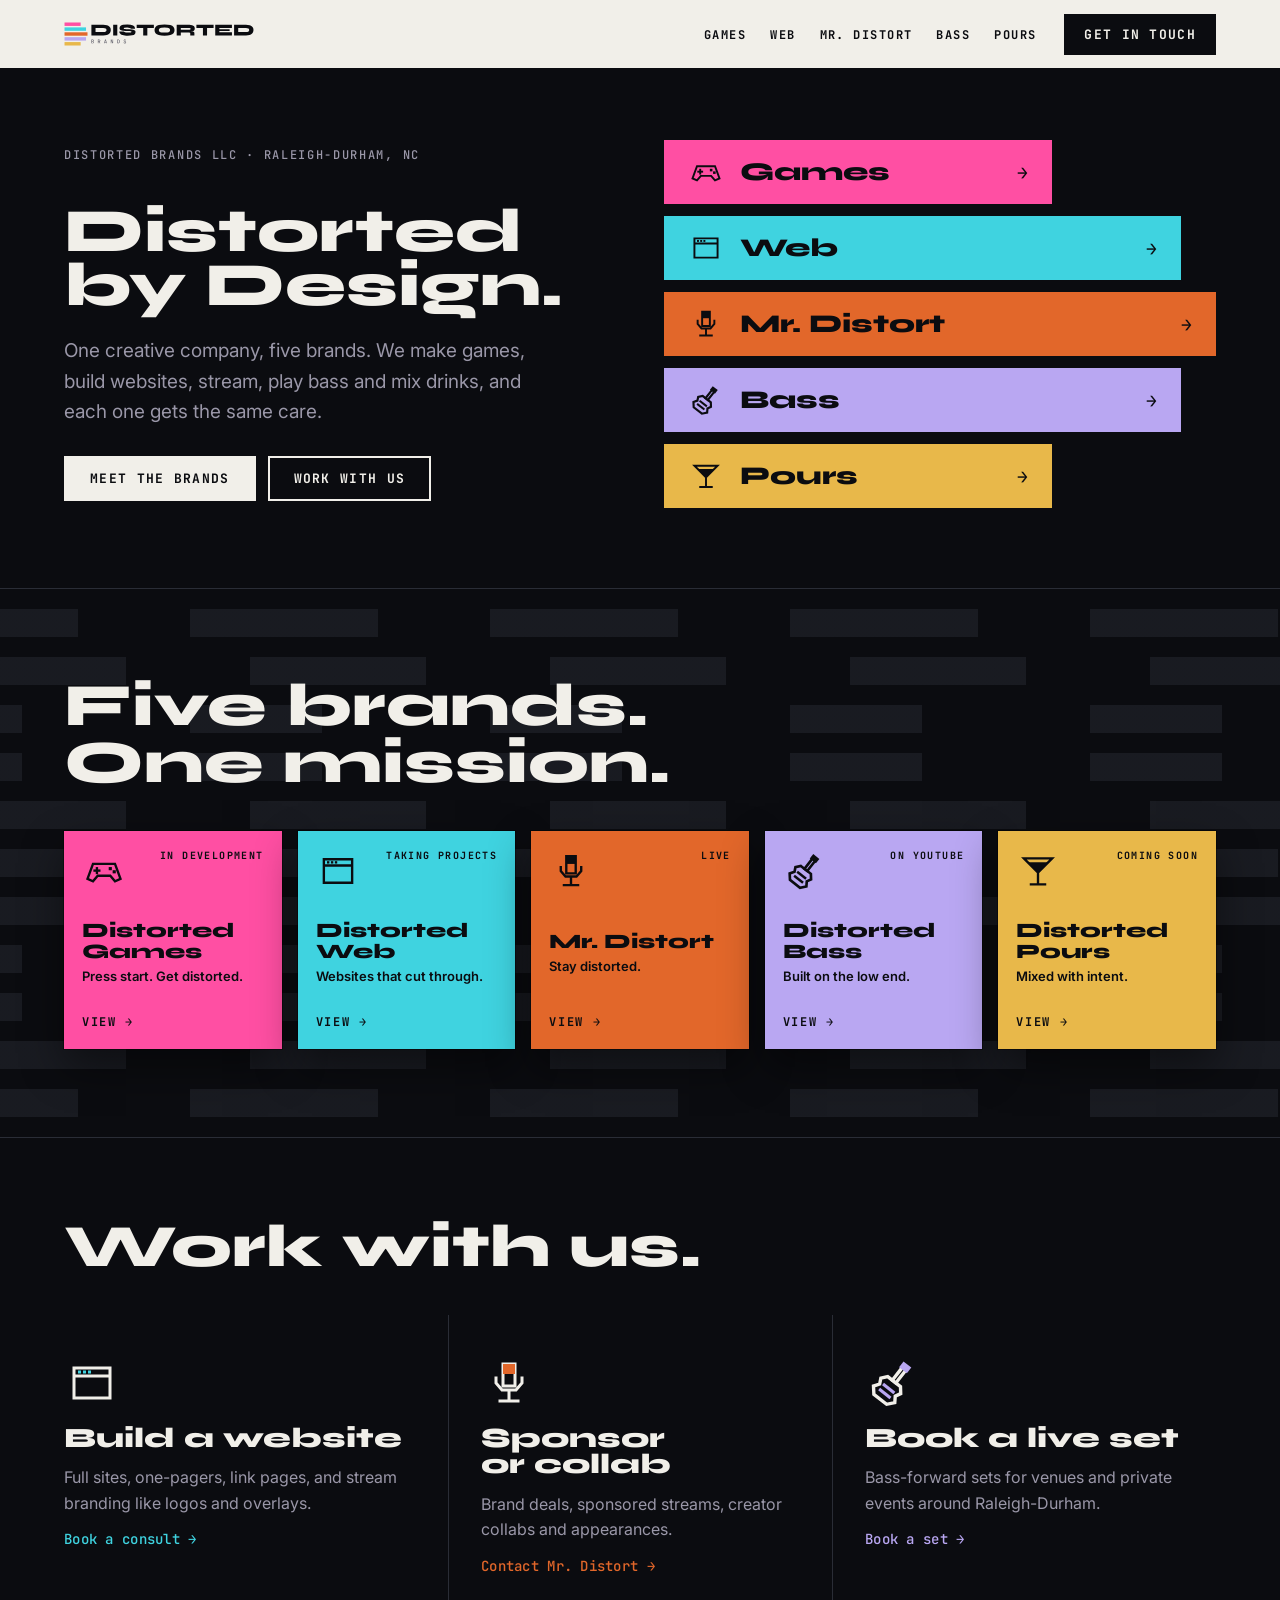
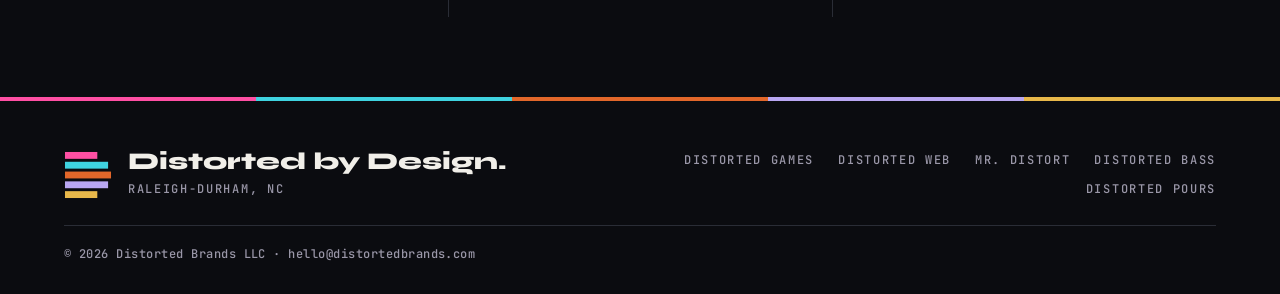
<file: index.html>
<!DOCTYPE html>
<html lang="en">
<head>
  <meta charset="UTF-8">
  <meta name="viewport" content="width=device-width, initial-scale=1, viewport-fit=cover">
  <title>Distorted Brands · Games, Web Design & Music in Raleigh-Durham, NC</title>
  <meta name="description" content="Distorted Brands LLC is a Raleigh-Durham creative company behind Distorted Games, Distorted Web, Mr. Distort, Distorted Bass and Distorted Pours.">
  <meta name="theme-color" content="#0B0C10">
  <link rel="canonical" href="https://distortedbrands.com/">
  <meta property="og:type" content="website">
  <meta property="og:title" content="Distorted Brands · Games, Web Design & Music in Raleigh-Durham, NC">
  <meta property="og:description" content="Distorted Brands LLC is a Raleigh-Durham creative company behind Distorted Games, Distorted Web, Mr. Distort, Distorted Bass and Distorted Pours.">
  <meta property="og:url" content="https://distortedbrands.com/">
  <meta property="og:image" content="https://distortedbrands.com/assets/social/distorted-brands-link-preview.png">
  <meta property="og:site_name" content="Distorted Brands">
  <meta property="og:locale" content="en_US">
  <meta property="og:image:width" content="1200">
  <meta property="og:image:height" content="630">
  <meta property="og:image:alt" content="Distorted Brands logo">
  <script type="application/ld+json">{"@context": "https://schema.org", "@type": "Organization", "@id": "https://distortedbrands.com/#org", "name": "Distorted Brands", "legalName": "Distorted Brands LLC", "url": "https://distortedbrands.com/", "logo": "https://distortedbrands.com/assets/apple-touch-icon.png", "slogan": "Distorted by Design", "email": "hello@distortedbrands.com", "address": {"@type": "PostalAddress", "addressLocality": "Durham", "addressRegion": "NC", "addressCountry": "US"}, "areaServed": [{"@type": "City", "name": "Raleigh", "containedInPlace": {"@type": "State", "name": "North Carolina"}}, {"@type": "City", "name": "Durham", "containedInPlace": {"@type": "State", "name": "North Carolina"}}], "sameAs": ["https://www.mrdistort.com", "https://www.instagram.com/mr_distort", "https://www.youtube.com/@mr_distort", "https://www.twitch.tv/mrdistort"], "subOrganization": [{"@type": "Organization", "name": "Distorted Games", "url": "https://distortedbrands.com/games/"}, {"@type": "Organization", "name": "Distorted Web", "url": "https://distortedbrands.com/web/"}, {"@type": "Organization", "name": "Mr. Distort", "url": "https://distortedbrands.com/mr-distort/"}, {"@type": "Organization", "name": "Distorted Bass", "url": "https://distortedbrands.com/bass/"}, {"@type": "Organization", "name": "Distorted Pours", "url": "https://distortedbrands.com/pours/"}]}</script>
  <script type="application/ld+json">{"@context": "https://schema.org", "@type": "WebSite", "@id": "https://distortedbrands.com/#site", "name": "Distorted Brands", "url": "https://distortedbrands.com/", "publisher": {"@id": "https://distortedbrands.com/#org"}}</script>
  <meta name="twitter:card" content="summary_large_image">
  <link rel="icon" href="/favicon.ico" sizes="any">
  <link rel="icon" href="/assets/icon.svg" type="image/svg+xml">
  <link rel="apple-touch-icon" href="/assets/apple-touch-icon.png">
  <link rel="preconnect" href="https://fonts.googleapis.com"><link rel="preconnect" href="https://fonts.gstatic.com" crossorigin><link href="https://fonts.googleapis.com/css2?family=Syne:wght@700;800&family=Inter:wght@400;500;600&family=JetBrains+Mono:wght@500;700&display=swap" rel="stylesheet">
  <link rel="stylesheet" href="/css/site.css">
</head>
<body>
<a class="skip" href="#main">Skip to content</a>
<header class="site-nav">
  <div class="wrap">
    <a class="logo" href="/" aria-label="Distorted Brands home"><img src="/assets/logos/distorted-brands-horizontal-color-on-light.svg" alt="Distorted Brands" width="190" height="24"></a>
    <button class="menu-btn" type="button" aria-expanded="false" aria-controls="menu"><span></span><span></span><span></span><b class="sr">Menu</b></button>
    <nav id="menu" aria-label="Main">
      <ul><li><a href="/games/" style="--c:#FF4FA3">Games</a></li><li><a href="/web/" style="--c:#3FD3E0">Web</a></li><li><a href="/mr-distort/" style="--c:#E2672A">Mr. Distort</a></li><li><a href="/bass/" style="--c:#B9A7F2">Bass</a></li><li><a href="/pours/" style="--c:#E8B84A">Pours</a></li></ul>
      <a class="btn" href="/#work">Get in touch</a>
    </nav>
  </div>
</header>
<main id="main">
<section class="hero">
  <div class="hero-copy">
    <span class="mono fog">Distorted Brands LLC · Raleigh-Durham, NC</span>
    <div>
      <h1>Distorted<br>by Design.</h1>
      <p>One creative company, five brands. We make games, build websites, stream, play bass and mix drinks, and each one gets the same care.</p>
      <div class="row"><a class="btn light" href="#brands">Meet the brands</a><a class="btn ghost" href="#work">Work with us</a></div>
    </div>
  </div>
  <nav class="hero-bars" aria-label="Brands"><a href="/games/" style="--c:#FF4FA3;--bar:66"><img src="/assets/icons/distorted-games-icon-controller-black.svg" alt="" width="44" height="44"><span>Games</span><i aria-hidden="true">→</i></a><a href="/web/" style="--c:#3FD3E0;--bar:88"><img src="/assets/icons/distorted-web-icon-browser-black.svg" alt="" width="44" height="44"><span>Web</span><i aria-hidden="true">→</i></a><a href="/mr-distort/" style="--c:#E2672A;--bar:94"><img src="/assets/icons/mr-distort-icon-microphone-black.svg" alt="" width="44" height="44"><span>Mr. Distort</span><i aria-hidden="true">→</i></a><a href="/bass/" style="--c:#B9A7F2;--bar:88"><img src="/assets/icons/distorted-bass-icon-bass-guitar-black.svg" alt="" width="44" height="44"><span>Bass</span><i aria-hidden="true">→</i></a><a href="/pours/" style="--c:#E8B84A;--bar:66"><img src="/assets/icons/distorted-pours-icon-martini-black.svg" alt="" width="44" height="44"><span>Pours</span><i aria-hidden="true">→</i></a></nav>
</section>
<section id="brands" class="brand-grid">
  <div class="wrap">
    <h2 class="t">Five brands.<br>One mission.</h2>
    <div class="tile-row"><a class="tile" href="/games/" style="--c:#FF4FA3">
      <div class="tile-top"><img src="/assets/icons/distorted-games-icon-controller-black.svg" alt="" width="64" height="64"><span class="mono">In development</span></div>
      <div><h3>Distorted Games</h3><p class="tag">Press start. Get distorted.</p></div>
      <span class="go mono">View →</span>
    </a><a class="tile" href="/web/" style="--c:#3FD3E0">
      <div class="tile-top"><img src="/assets/icons/distorted-web-icon-browser-black.svg" alt="" width="64" height="64"><span class="mono">Taking projects</span></div>
      <div><h3>Distorted Web</h3><p class="tag">Websites that cut through.</p></div>
      <span class="go mono">View →</span>
    </a><a class="tile" href="/mr-distort/" style="--c:#E2672A">
      <div class="tile-top"><img src="/assets/icons/mr-distort-icon-microphone-black.svg" alt="" width="64" height="64"><span class="mono">Live</span></div>
      <div><h3>Mr. Distort</h3><p class="tag">Stay distorted.</p></div>
      <span class="go mono">View →</span>
    </a><a class="tile" href="/bass/" style="--c:#B9A7F2">
      <div class="tile-top"><img src="/assets/icons/distorted-bass-icon-bass-guitar-black.svg" alt="" width="64" height="64"><span class="mono">On YouTube</span></div>
      <div><h3>Distorted Bass</h3><p class="tag">Built on the low end.</p></div>
      <span class="go mono">View →</span>
    </a><a class="tile" href="/pours/" style="--c:#E8B84A">
      <div class="tile-top"><img src="/assets/icons/distorted-pours-icon-martini-black.svg" alt="" width="64" height="64"><span class="mono">Coming soon</span></div>
      <div><h3>Distorted Pours</h3><p class="tag">Mixed with intent.</p></div>
      <span class="go mono">View →</span>
    </a></div>
  </div>
</section>
<section class="block" id="work">
  <div class="wrap"><h2 class="t">Work with us.</h2><div class="paths"><div style="--c:#3FD3E0"><img src="/assets/icons/distorted-web-icon-browser-color-on-dark.svg" alt="" width="56" height="56"><h3>Build a website</h3><p>Full sites, one-pagers, link pages, and stream branding like logos and overlays.</p><a class="mono addr" href="/web/#consult">Book a consult →</a></div><div style="--c:#E2672A"><img src="/assets/icons/mr-distort-icon-microphone-color-on-dark.svg" alt="" width="56" height="56"><h3>Sponsor or collab</h3><p>Brand deals, sponsored streams, creator collabs and appearances.</p><a class="mono addr" href="/mr-distort/#book">Contact Mr. Distort →</a></div><div style="--c:#B9A7F2"><img src="/assets/icons/distorted-bass-icon-bass-guitar-color-on-dark.svg" alt="" width="56" height="56"><h3>Book a live set</h3><p>Bass-forward sets for venues and private events around Raleigh-Durham.</p><a class="mono addr" href="/bass/#book">Book a set →</a></div></div></div>
</section>
</main>

<div class="spec" aria-hidden="true"><i></i><i></i><i></i><i></i><i></i></div>
<footer class="site-foot">
  <div class="wrap">
    <div class="foot-id">
      <img src="/assets/logos/distorted-brands-mark-color-on-dark.svg" alt="" width="48" height="48">
      <div><strong>Distorted by Design.</strong><span class="mono fog">Raleigh-Durham, NC</span></div>
    </div>
    <nav class="foot-links mono" aria-label="Brands"><a href="/games/">Distorted Games</a><a href="/web/">Distorted Web</a><a href="/mr-distort/">Mr. Distort</a><a href="/bass/">Distorted Bass</a><a href="/pours/">Distorted Pours</a></nav>
    <p class="mono fog legal">© 2026 Distorted Brands LLC · <a href="mailto:hello@distortedbrands.com">hello@distortedbrands.com</a></p>
  </div>
</footer>
<script src="/js/site.js"></script>
</body>
</html>
</file>
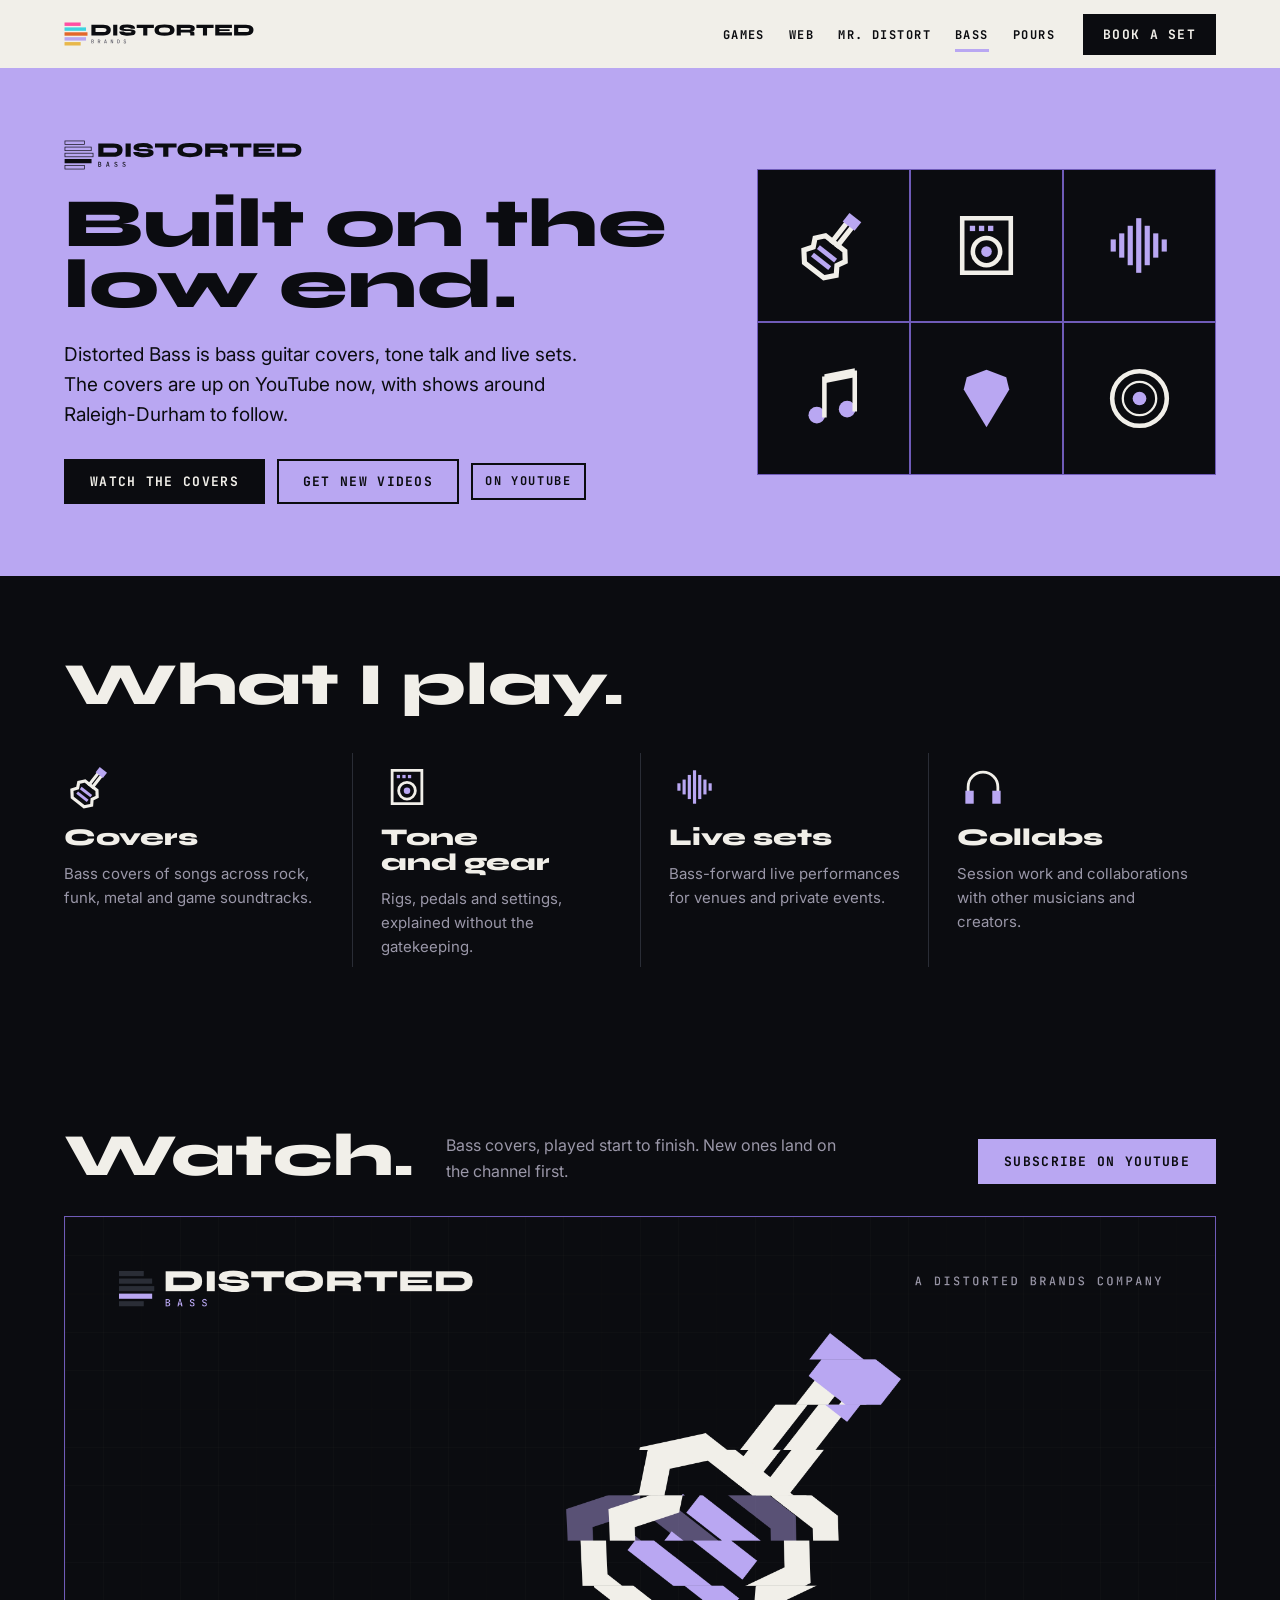
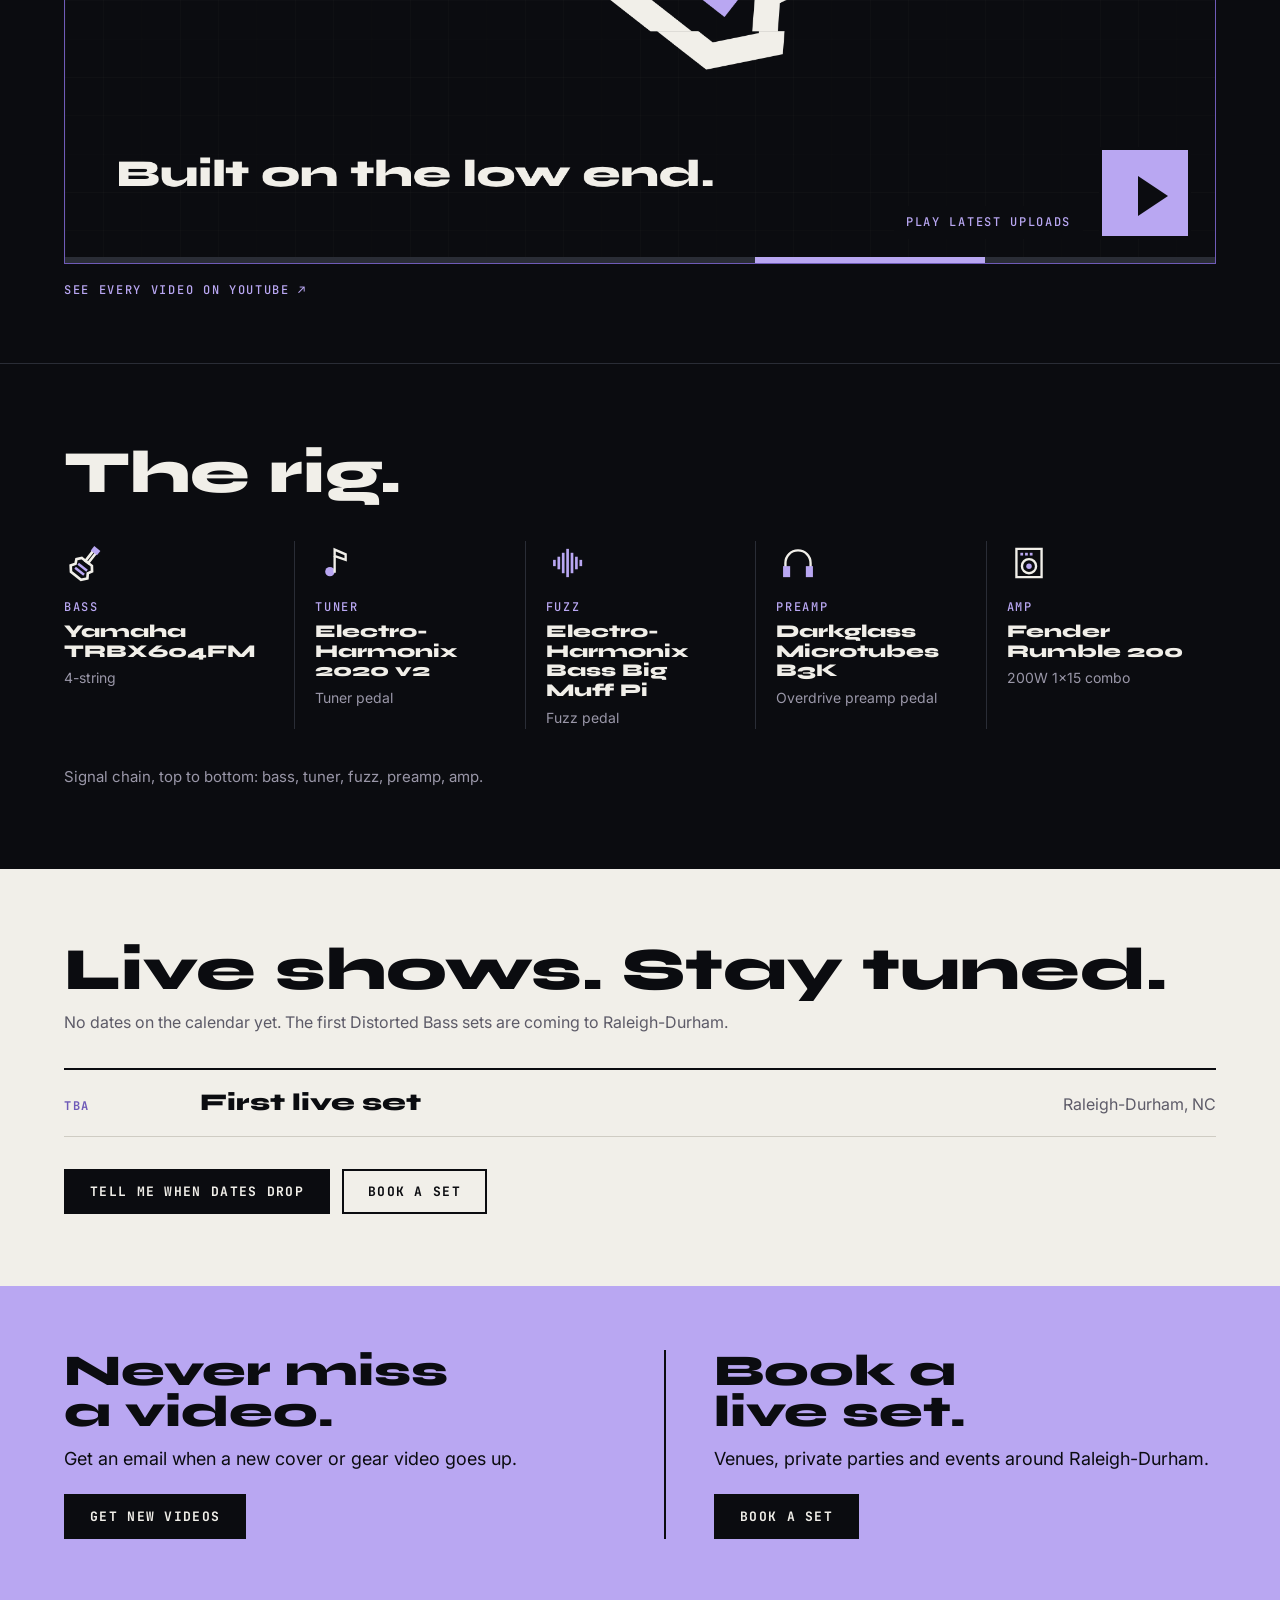
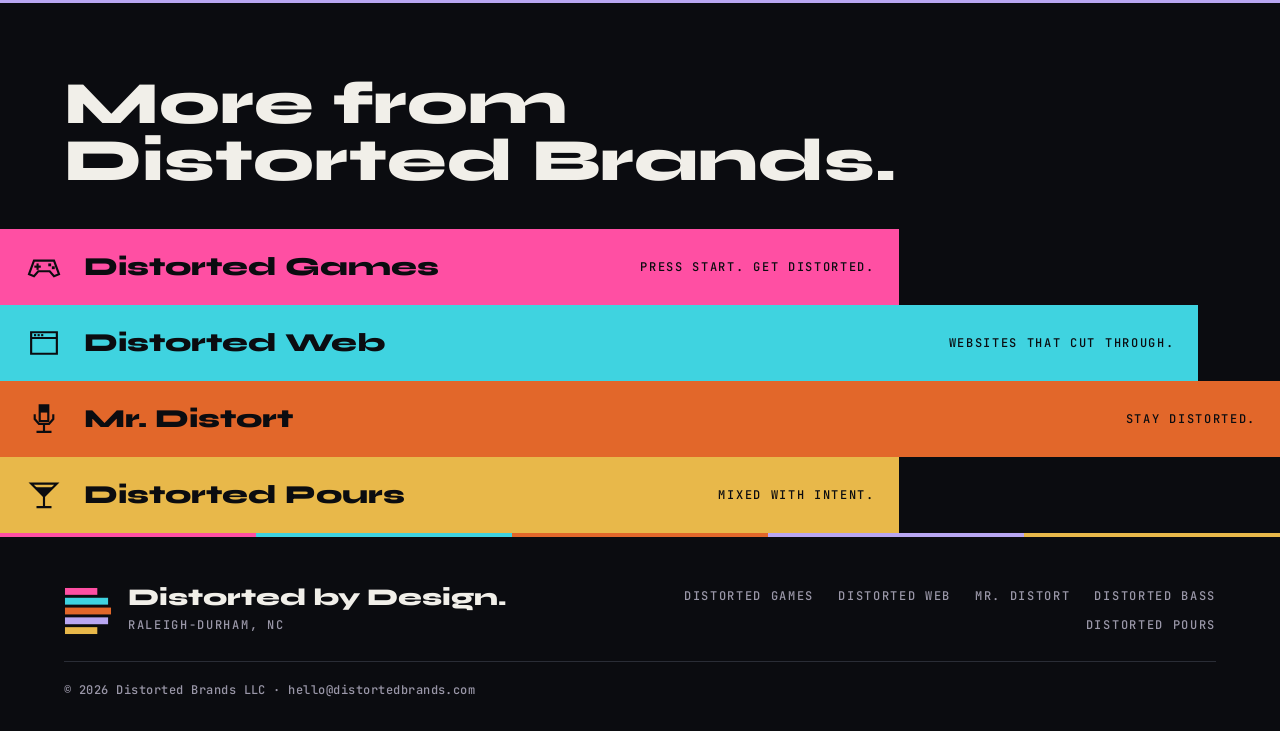
<file: bass/index.html>
<!DOCTYPE html>
<html lang="en">
<head>
  <meta charset="UTF-8">
  <meta name="viewport" content="width=device-width, initial-scale=1, viewport-fit=cover">
  <title>Distorted Bass · Bass Guitar Covers & Live Sets · Raleigh-Durham, NC</title>
  <meta name="description" content="Distorted Bass: bass guitar covers, gear talk and live sets from Raleigh-Durham, NC. Built on the low end.">
  <meta name="theme-color" content="#B9A7F2">
  <link rel="canonical" href="https://distortedbrands.com/bass/">
  <meta property="og:type" content="website">
  <meta property="og:title" content="Distorted Bass · Bass Guitar Covers & Live Sets · Raleigh-Durham, NC">
  <meta property="og:description" content="Distorted Bass: bass guitar covers, gear talk and live sets from Raleigh-Durham, NC. Built on the low end.">
  <meta property="og:url" content="https://distortedbrands.com/bass/">
  <meta property="og:image" content="https://distortedbrands.com/assets/social/distorted-bass-link-preview.png">
  <meta property="og:site_name" content="Distorted Brands">
  <meta property="og:locale" content="en_US">
  <meta property="og:image:width" content="1200">
  <meta property="og:image:height" content="630">
  <meta property="og:image:alt" content="Distorted Bass logo">
  <script type="application/ld+json">{"@context": "https://schema.org", "@type": "Organization", "name": "Distorted Bass", "url": "https://distortedbrands.com/bass/", "slogan": "Built on the low end.", "email": "bass@distortedbrands.com", "areaServed": [{"@type": "City", "name": "Raleigh", "containedInPlace": {"@type": "State", "name": "North Carolina"}}, {"@type": "City", "name": "Durham", "containedInPlace": {"@type": "State", "name": "North Carolina"}}], "parentOrganization": {"@id": "https://distortedbrands.com/#org"}}</script>
  <meta name="twitter:card" content="summary_large_image">
  <link rel="icon" href="/favicon.ico" sizes="any">
  <link rel="icon" href="/assets/icon.svg" type="image/svg+xml">
  <link rel="apple-touch-icon" href="/assets/apple-touch-icon.png">
  <link rel="preconnect" href="https://fonts.googleapis.com"><link rel="preconnect" href="https://fonts.gstatic.com" crossorigin><link href="https://fonts.googleapis.com/css2?family=Syne:wght@700;800&family=Inter:wght@400;500;600&family=JetBrains+Mono:wght@500;700&display=swap" rel="stylesheet">
  <link rel="stylesheet" href="/css/site.css">
</head>
<body>
<a class="skip" href="#main">Skip to content</a>
<header class="site-nav">
  <div class="wrap">
    <a class="logo" href="/" aria-label="Distorted Brands home"><img src="/assets/logos/distorted-brands-horizontal-color-on-light.svg" alt="Distorted Brands" width="190" height="24"></a>
    <button class="menu-btn" type="button" aria-expanded="false" aria-controls="menu"><span></span><span></span><span></span><b class="sr">Menu</b></button>
    <nav id="menu" aria-label="Main">
      <ul><li><a href="/games/" style="--c:#FF4FA3">Games</a></li><li><a href="/web/" style="--c:#3FD3E0">Web</a></li><li><a href="/mr-distort/" style="--c:#E2672A">Mr. Distort</a></li><li><a href="/bass/" style="--c:#B9A7F2" aria-current="page">Bass</a></li><li><a href="/pours/" style="--c:#E8B84A">Pours</a></li></ul>
      <button class="btn" type="button" data-open="book">Book a set</button>
    </nav>
  </div>
</header>
<main id="main">
<section class="bhero" style="--c:#B9A7F2;--deep:#6F5BB8">
  <div class="wrap">
    <div class="bhero-copy">
      <img class="bhero-logo" src="/assets/logos/distorted-bass-horizontal-black.svg" alt="Distorted Bass" height="30">
      <h1>Built on the low end.</h1>
      <p>Distorted Bass is bass guitar covers, tone talk and live sets. The covers are up on YouTube now, with shows around Raleigh-Durham to follow.</p>
      <div class="row"><a class="btn" href="#watch">Watch the covers</a><button class="btn ghost-ink" type="button" data-open="updates">Get new videos</button><span class="status mono">On YouTube</span></div>
    </div>
    <div class="tiles" aria-hidden="true"><div><img src="/assets/icons/distorted-bass-icon-bass-guitar-color-on-dark.svg" alt="" width="64" height="64"></div><div><img src="/assets/icons/distorted-bass-icon-amp-color-on-dark.svg" alt="" width="64" height="64"></div><div><img src="/assets/icons/distorted-bass-icon-sound-wave-color-on-dark.svg" alt="" width="64" height="64"></div><div><img src="/assets/icons/distorted-bass-icon-notes-color-on-dark.svg" alt="" width="64" height="64"></div><div><img src="/assets/icons/distorted-bass-icon-pick-color-on-dark.svg" alt="" width="64" height="64"></div><div><img src="/assets/icons/distorted-bass-icon-vinyl-color-on-dark.svg" alt="" width="64" height="64"></div></div>
  </div>
</section><section class="block">
  <div class="wrap"><h2 class="t">What I play.</h2><div class="cards" style="--c:#B9A7F2"><div><img src="/assets/icons/distorted-bass-icon-bass-guitar-color-on-dark.svg" alt="" width="52" height="52"><h3>Covers</h3><p>Bass covers of songs across rock, funk, metal and game soundtracks.</p></div><div><img src="/assets/icons/distorted-bass-icon-amp-color-on-dark.svg" alt="" width="52" height="52"><h3>Tone and gear</h3><p>Rigs, pedals and settings, explained without the gatekeeping.</p></div><div><img src="/assets/icons/distorted-bass-icon-sound-wave-color-on-dark.svg" alt="" width="52" height="52"><h3>Live sets</h3><p>Bass-forward live performances for venues and private events.</p></div><div><img src="/assets/icons/distorted-bass-icon-headphones-color-on-dark.svg" alt="" width="52" height="52"><h3>Collabs</h3><p>Session work and collaborations with other musicians and creators.</p></div></div></div>
</section><section class="watch" id="watch" style="--c:#B9A7F2;--deep:#6F5BB8">
  <div class="wrap">
    <div class="watch-head"><h2 class="t">Watch.</h2><p>Bass covers, played start to finish. New ones land on the channel first.</p><a class="btn" href="https://www.youtube.com/@Mr_Distort?sub_confirmation=1" target="_blank" rel="noopener">Subscribe on YouTube</a></div>
    <div class="player" data-list="UU-QX8GmsuYV7UCvqzJmSHOw">
      <button class="player-poster" type="button" aria-label="Play the latest Distorted Bass videos">
        <img src="/assets/bass/watch-poster.png" alt="" width="1920" height="1080" loading="lazy">
        <span class="player-play" aria-hidden="true"></span>
        <span class="player-label mono">Play latest uploads</span>
      </button>
    </div>
    <p class="watch-more mono"><a href="https://www.youtube.com/@Mr_Distort/videos" target="_blank" rel="noopener">See every video on YouTube ↗</a></p>
  </div>
</section><section class="block rig" style="--c:#B9A7F2">
  <div class="wrap">
    <h2 class="t">The rig.</h2>
    <ol class="rig-list">
      <li><img src="/assets/icons/distorted-bass-icon-bass-guitar-color-on-dark.svg" alt="" width="44" height="44"><span class="mono">Bass</span><strong>Yamaha TRBX604FM</strong><em>4-string</em></li>
      <li><img src="/assets/icons/distorted-bass-icon-note-color-on-dark.svg" alt="" width="44" height="44"><span class="mono">Tuner</span><strong>Electro-Harmonix 2020 v2</strong><em>Tuner pedal</em></li>
      <li><img src="/assets/icons/distorted-bass-icon-sound-wave-color-on-dark.svg" alt="" width="44" height="44"><span class="mono">Fuzz</span><strong>Electro-Harmonix Bass Big Muff Pi</strong><em>Fuzz pedal</em></li>
      <li><img src="/assets/icons/distorted-bass-icon-headphones-color-on-dark.svg" alt="" width="44" height="44"><span class="mono">Preamp</span><strong>Darkglass Microtubes B3K</strong><em>Overdrive preamp pedal</em></li>
      <li><img src="/assets/icons/distorted-bass-icon-amp-color-on-dark.svg" alt="" width="44" height="44"><span class="mono">Amp</span><strong>Fender Rumble 200</strong><em>200W 1x15 combo</em></li>
    </ol>
    <p class="rig-note">Signal chain, top to bottom: bass, tuner, fuzz, preamp, amp.</p>
  </div>
</section><section class="steps shows" style="--deep:#6F5BB8">
  <div class="wrap">
    <h2 class="t">Live shows. Stay tuned.</h2>
    <p class="note">No dates on the calendar yet. The first Distorted Bass sets are coming to Raleigh-Durham.</p>
    <ul class="dates"><li><span class="mono">TBA</span><strong>First live set</strong><em>Raleigh-Durham, NC</em></li></ul>
    <div class="row"><button class="btn" type="button" data-open="updates">Tell me when dates drop</button><button class="btn ghost-ink" type="button" data-open="book">Book a set</button></div>
  </div>
</section><section class="cta split" style="--c:#B9A7F2">
  <div class="wrap">
    <div><h2>Never miss a video.</h2><p>Get an email when a new cover or gear video goes up.</p><button class="btn " type="button" data-open="updates">Get new videos</button></div>
    <div><h2>Book a live set.</h2><p>Venues, private parties and events around Raleigh-Durham.</p><button class="btn " type="button" data-open="book">Book a set</button></div>
  </div>
</section><section class="others">
  <div class="wrap"><h2 class="t">More from Distorted Brands.</h2></div>
  <div class="others-list"><a href="/games/" style="--c:#FF4FA3;--bar:66"><img src="/assets/icons/distorted-games-icon-controller-black.svg" alt="" width="40" height="40"><span>Distorted Games</span><em class="mono">Press start. Get distorted.</em></a><a href="/web/" style="--c:#3FD3E0;--bar:88"><img src="/assets/icons/distorted-web-icon-browser-black.svg" alt="" width="40" height="40"><span>Distorted Web</span><em class="mono">Websites that cut through.</em></a><a href="/mr-distort/" style="--c:#E2672A;--bar:94"><img src="/assets/icons/mr-distort-icon-microphone-black.svg" alt="" width="40" height="40"><span>Mr. Distort</span><em class="mono">Stay distorted.</em></a><a href="/pours/" style="--c:#E8B84A;--bar:66"><img src="/assets/icons/distorted-pours-icon-martini-black.svg" alt="" width="40" height="40"><span>Distorted Pours</span><em class="mono">Mixed with intent.</em></a></div>
</section></main>
<dialog class="modal" id="updates" aria-labelledby="updates-title" style="--c:#B9A7F2;--deep:#6F5BB8">
  <div class="modal-head">
    <img src="/assets/icons/distorted-bass-icon-bass-guitar-black.svg" alt="" width="40" height="40">
    <div><span class="mono">Distorted Bass · Newsletter</span><h2 id="updates-title">Get new videos.</h2></div>
    <button class="modal-x" type="button" data-close aria-label="Close">×</button>
  </div>
  <div class="modal-body">
    <form name="bass-newsletter" method="POST" action="/thanks/" data-netlify="true" netlify-honeypot="bot-field" class="mform">
      <input type="hidden" name="form-name" value="bass-newsletter">
      <input type="hidden" name="subject" value="New Distorted Bass newsletter signup">
      <p class="hp"><label>Leave this empty <input name="bot-field"></label></p>
      <p class="intro full">An email when a new cover, gear video or show date goes up. Nothing else.</p>
      <label for="updates-name"><span class="mono">First name</span><input id="updates-name" name="first-name" type="text" autocomplete="given-name"></label><label for="updates-email"><span class="mono">Email <i aria-hidden="true">*</i></span><input id="updates-email" name="email" type="email" required autocomplete="email"></label><fieldset class="full"><legend class="mono">Send me</legend><div class="checks"><label class="check"><input type="checkbox" name="interests" value="New videos"><span>New videos</span></label><label class="check"><input type="checkbox" name="interests" value="Live show dates"><span>Live show dates</span></label></div></fieldset><p class="fine full">We only email about Distorted Bass. Unsubscribe anytime.</p>
      <div class="full mform-foot"><button class="btn light" type="submit">Sign me up</button><p class="mform-status" role="status" aria-live="polite"></p></div>
    </form>
    <div class="done" hidden>
      <h3>You're on the list.</h3><p>You'll get an email when the next video goes up.</p>
      <button class="btn light" type="button" data-close>Close</button>
    </div>
  </div>
</dialog><dialog class="modal" id="book" aria-labelledby="book-title" style="--c:#B9A7F2;--deep:#6F5BB8">
  <div class="modal-head">
    <img src="/assets/icons/distorted-bass-icon-bass-guitar-black.svg" alt="" width="40" height="40">
    <div><span class="mono">Distorted Bass · Live performance</span><h2 id="book-title">Book a live set.</h2></div>
    <button class="modal-x" type="button" data-close aria-label="Close">×</button>
  </div>
  <div class="modal-body">
    <form name="bass-booking" method="POST" action="/thanks/" data-netlify="true" netlify-honeypot="bot-field" class="mform">
      <input type="hidden" name="form-name" value="bass-booking">
      <input type="hidden" name="subject" value="New Distorted Bass live booking request">
      <p class="hp"><label>Leave this empty <input name="bot-field"></label></p>
      <p class="intro full">Tell me about the event and I'll get back to you with availability.</p>
      <label for="b-name"><span class="mono">Name <i aria-hidden="true">*</i></span><input id="b-name" name="name" type="text" required autocomplete="name"></label><label for="b-email"><span class="mono">Email <i aria-hidden="true">*</i></span><input id="b-email" name="email" type="email" required autocomplete="email"></label><label for="b-type"><span class="mono">Type of event <i aria-hidden="true">*</i></span><select id="b-type" name="event-type" required><option value="">Choose one</option><option>Venue show</option><option>Private party</option><option>Corporate event</option><option>Festival</option><option>Something else</option></select></label><label for="b-date"><span class="mono">Event date</span><input id="b-date" name="event-date" type="date"></label><label for="b-where"><span class="mono">Venue or city</span><input id="b-where" name="location" type="text" placeholder="e.g. Durham, NC"></label><label for="b-len"><span class="mono">Set length</span><select id="b-len" name="set-length"><option value="">Choose one</option><option>About 30 minutes</option><option>About 1 hour</option><option>2 hours or more</option><option>Not sure yet</option></select></label><label for="b-budget"><span class="mono">Budget (optional)</span><input id="b-budget" name="budget" type="text"></label><label for="b-msg" class="full"><span class="mono">Event details <i aria-hidden="true">*</i></span><textarea id="b-msg" name="details" required placeholder="Crowd size, vibe, gear available..."></textarea></label>
      <div class="full mform-foot"><button class="btn light" type="submit">Request a booking</button><p class="mform-status" role="status" aria-live="polite"></p></div>
    </form>
    <div class="done" hidden>
      <h3>Request sent.</h3><p>Thanks! I'll reply with availability within a few days.</p>
      <button class="btn light" type="button" data-close>Close</button>
    </div>
  </div>
</dialog>
<div class="spec" aria-hidden="true"><i></i><i></i><i></i><i></i><i></i></div>
<footer class="site-foot">
  <div class="wrap">
    <div class="foot-id">
      <img src="/assets/logos/distorted-brands-mark-color-on-dark.svg" alt="" width="48" height="48">
      <div><strong>Distorted by Design.</strong><span class="mono fog">Raleigh-Durham, NC</span></div>
    </div>
    <nav class="foot-links mono" aria-label="Brands"><a href="/games/">Distorted Games</a><a href="/web/">Distorted Web</a><a href="/mr-distort/">Mr. Distort</a><a href="/bass/">Distorted Bass</a><a href="/pours/">Distorted Pours</a></nav>
    <p class="mono fog legal">© 2026 Distorted Brands LLC · <a href="mailto:hello@distortedbrands.com">hello@distortedbrands.com</a></p>
  </div>
</footer>
<script src="/js/site.js"></script>
</body>
</html>
</file>
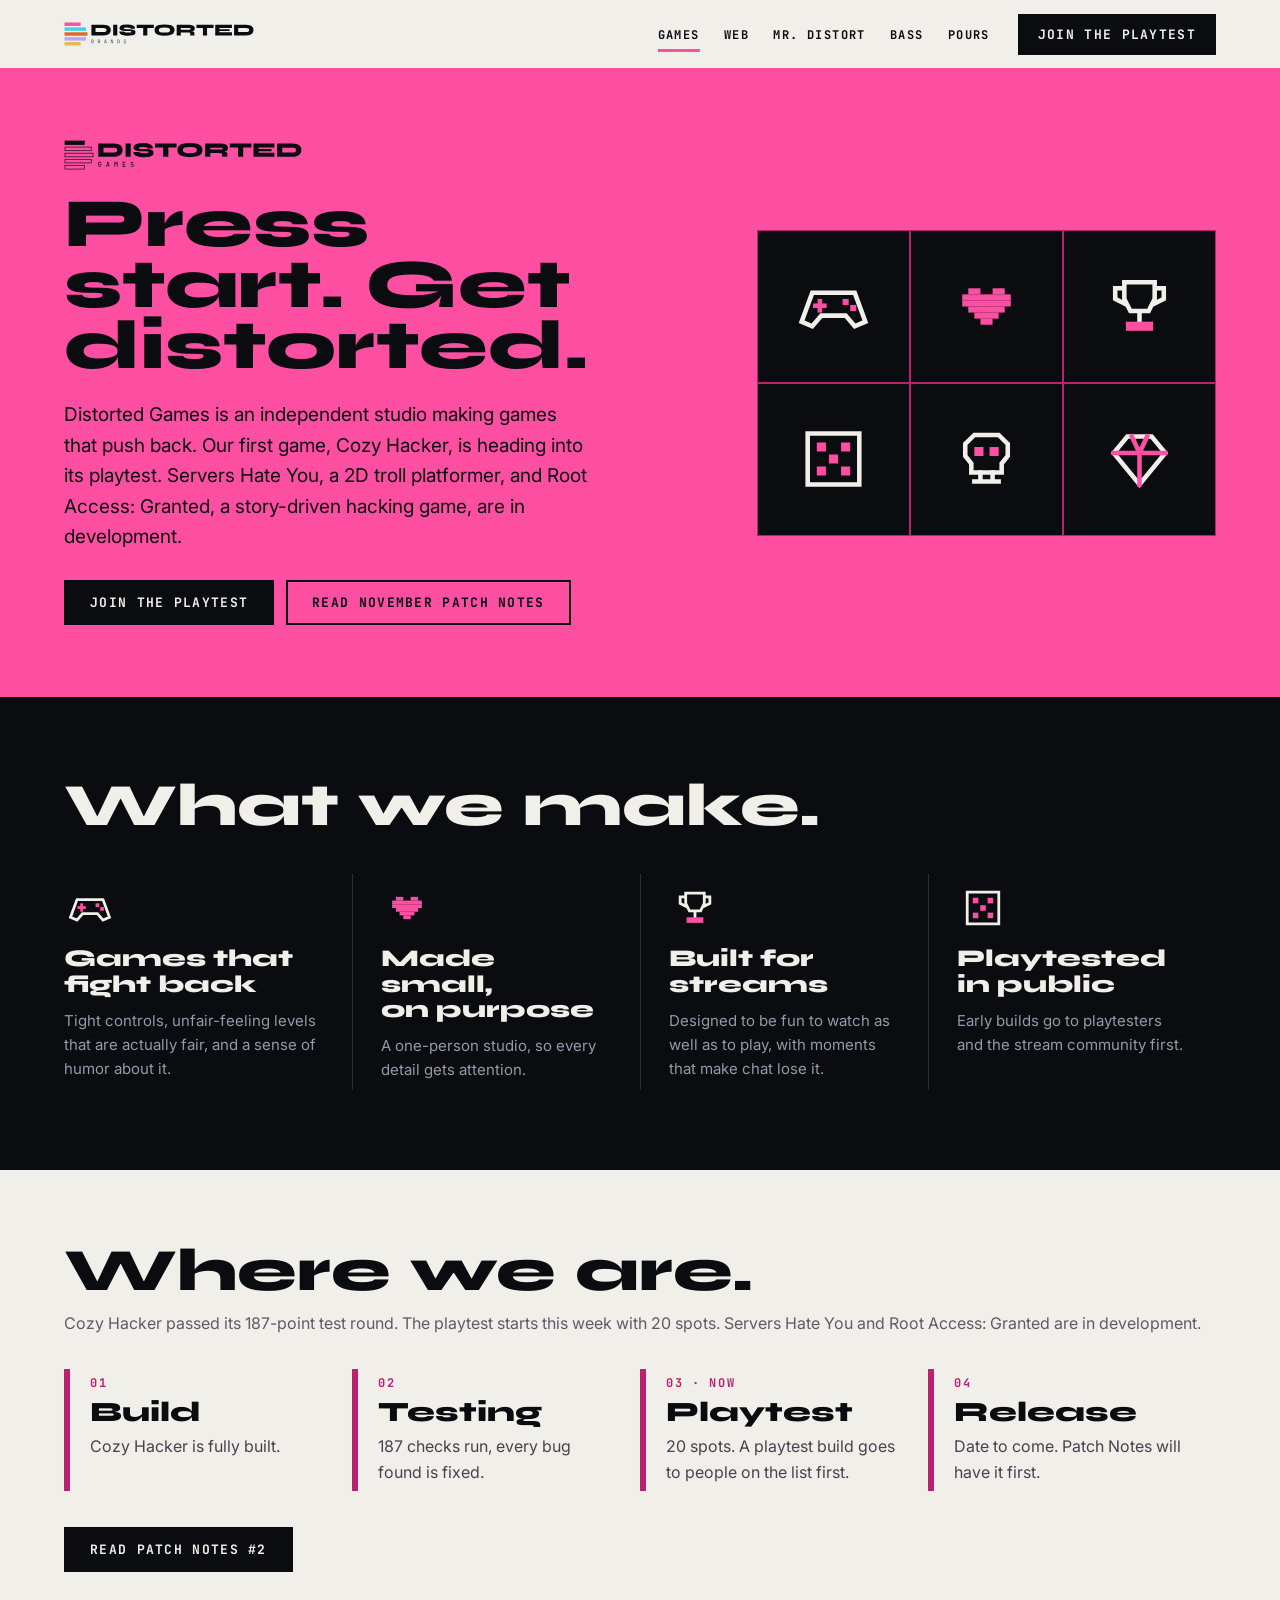
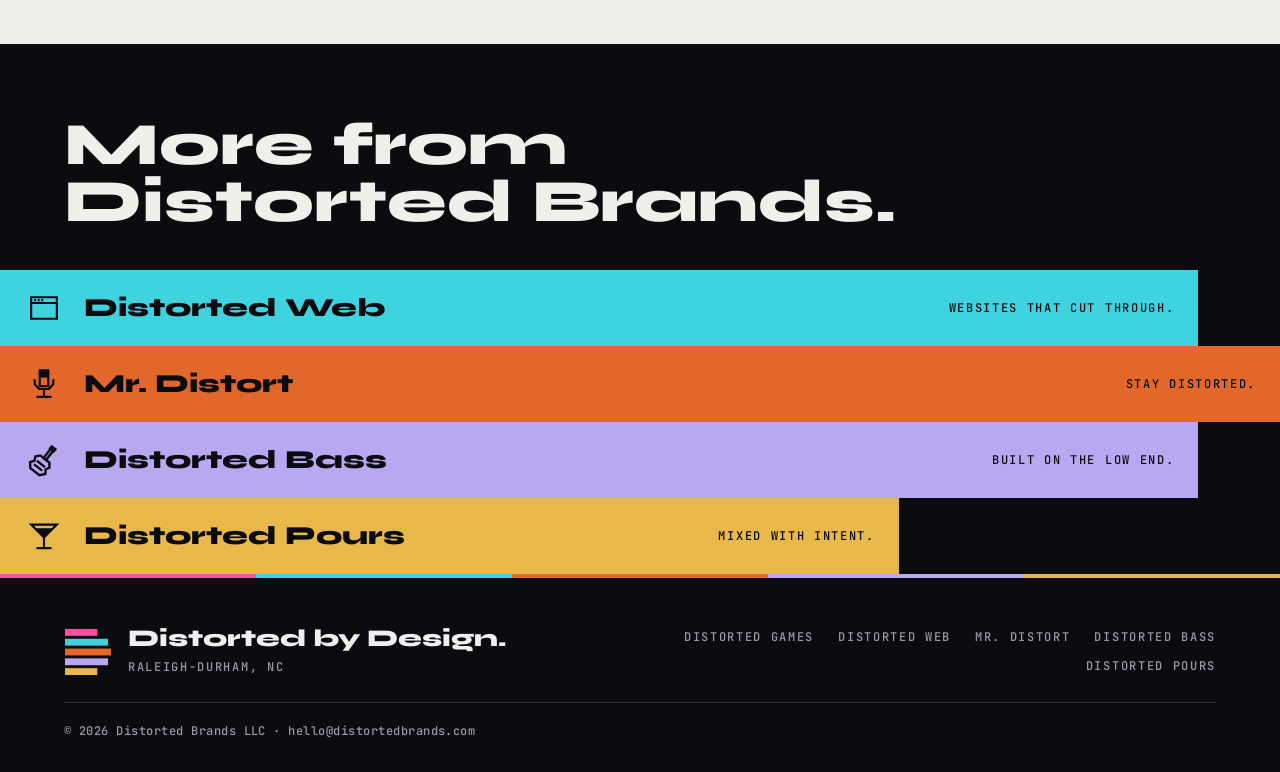
<file: games/index.html>
<!DOCTYPE html>
<html lang="en">
<head>
  <meta charset="UTF-8">
  <meta name="viewport" content="width=device-width, initial-scale=1, viewport-fit=cover">
  <title>Distorted Games · Indie Game Studio in Raleigh-Durham, NC</title>
  <meta name="description" content="Distorted Games is an independent game studio from Raleigh-Durham, NC. Press start. Get distorted.">
  <meta name="theme-color" content="#FF4FA3">
  <link rel="canonical" href="https://distortedbrands.com/games/">
  <meta property="og:type" content="website">
  <meta property="og:title" content="Distorted Games · Indie Game Studio in Raleigh-Durham, NC">
  <meta property="og:description" content="Distorted Games is an independent game studio from Raleigh-Durham, NC. Press start. Get distorted.">
  <meta property="og:url" content="https://distortedbrands.com/games/">
  <meta property="og:image" content="https://distortedbrands.com/assets/social/distorted-games-link-preview.png">
  <meta property="og:site_name" content="Distorted Brands">
  <meta property="og:locale" content="en_US">
  <meta property="og:image:width" content="1200">
  <meta property="og:image:height" content="630">
  <meta property="og:image:alt" content="Distorted Games logo">
  <script type="application/ld+json">{"@context": "https://schema.org", "@type": "Organization", "name": "Distorted Games", "url": "https://distortedbrands.com/games/", "slogan": "Press start. Get distorted.", "email": "games@distortedbrands.com", "areaServed": [{"@type": "City", "name": "Raleigh", "containedInPlace": {"@type": "State", "name": "North Carolina"}}, {"@type": "City", "name": "Durham", "containedInPlace": {"@type": "State", "name": "North Carolina"}}], "parentOrganization": {"@id": "https://distortedbrands.com/#org"}}</script>
  <meta name="twitter:card" content="summary_large_image">
  <link rel="icon" href="/favicon.ico" sizes="any">
  <link rel="icon" href="/assets/icon.svg" type="image/svg+xml">
  <link rel="apple-touch-icon" href="/assets/apple-touch-icon.png">
  <link rel="preconnect" href="https://fonts.googleapis.com"><link rel="preconnect" href="https://fonts.gstatic.com" crossorigin><link href="https://fonts.googleapis.com/css2?family=Syne:wght@700;800&family=Inter:wght@400;500;600&family=JetBrains+Mono:wght@500;700&display=swap" rel="stylesheet">
  <link rel="stylesheet" href="/css/site.css">
</head>
<body>
<a class="skip" href="#main">Skip to content</a>
<header class="site-nav">
  <div class="wrap">
    <a class="logo" href="/" aria-label="Distorted Brands home"><img src="/assets/logos/distorted-brands-horizontal-color-on-light.svg" alt="Distorted Brands" width="190" height="24"></a>
    <button class="menu-btn" type="button" aria-expanded="false" aria-controls="menu"><span></span><span></span><span></span><b class="sr">Menu</b></button>
    <nav id="menu" aria-label="Main">
      <ul><li><a href="/games/" style="--c:#FF4FA3" aria-current="page">Games</a></li><li><a href="/web/" style="--c:#3FD3E0">Web</a></li><li><a href="/mr-distort/" style="--c:#E2672A">Mr. Distort</a></li><li><a href="/bass/" style="--c:#B9A7F2">Bass</a></li><li><a href="/pours/" style="--c:#E8B84A">Pours</a></li></ul>
      <button class="btn" type="button" data-open="updates">Join the playtest</button>
    </nav>
  </div>
</header>
<main id="main">
<section class="bhero" style="--c:#FF4FA3;--deep:#B8236F">
  <div class="wrap">
    <div class="bhero-copy">
      <img class="bhero-logo" src="/assets/logos/distorted-games-horizontal-black.svg" alt="Distorted Games" height="30">
      <h1>Press start. Get distorted.</h1>
      <p>Distorted Games is an independent studio making games that push back. Our first game, Cozy Hacker, is heading into its playtest. Servers Hate You, a 2D troll platformer, and Root Access: Granted, a story-driven hacking game, are in development.</p>
      <div class="row"><button class="btn " type="button" data-open="updates">Join the playtest</button><a class="btn ghost-ink" href="/games/patch-notes/">Read November Patch Notes</a></div>
    </div>
    <div class="tiles" aria-hidden="true"><div><img src="/assets/icons/distorted-games-icon-controller-color-on-dark.svg" alt="" width="64" height="64"></div><div><img src="/assets/icons/distorted-games-icon-pixel-heart-color-on-dark.svg" alt="" width="64" height="64"></div><div><img src="/assets/icons/distorted-games-icon-trophy-color-on-dark.svg" alt="" width="64" height="64"></div><div><img src="/assets/icons/distorted-games-icon-dice-color-on-dark.svg" alt="" width="64" height="64"></div><div><img src="/assets/icons/distorted-games-icon-skull-color-on-dark.svg" alt="" width="64" height="64"></div><div><img src="/assets/icons/distorted-games-icon-gem-color-on-dark.svg" alt="" width="64" height="64"></div></div>
  </div>
</section><section class="block">
  <div class="wrap"><h2 class="t">What we make.</h2><div class="cards" style="--c:#FF4FA3"><div><img src="/assets/icons/distorted-games-icon-controller-color-on-dark.svg" alt="" width="52" height="52"><h3>Games that fight back</h3><p>Tight controls, unfair-feeling levels that are actually fair, and a sense of humor about it.</p></div><div><img src="/assets/icons/distorted-games-icon-pixel-heart-color-on-dark.svg" alt="" width="52" height="52"><h3>Made small, on purpose</h3><p>A one-person studio, so every detail gets attention.</p></div><div><img src="/assets/icons/distorted-games-icon-trophy-color-on-dark.svg" alt="" width="52" height="52"><h3>Built for streams</h3><p>Designed to be fun to watch as well as to play, with moments that make chat lose it.</p></div><div><img src="/assets/icons/distorted-games-icon-dice-color-on-dark.svg" alt="" width="52" height="52"><h3>Playtested in public</h3><p>Early builds go to playtesters and the stream community first.</p></div></div></div>
</section><section class="steps" style="--deep:#B8236F">
  <div class="wrap"><h2 class="t">Where we are.</h2><p class="note">Cozy Hacker passed its 187-point test round. The playtest starts this week with 20 spots. Servers Hate You and Root Access: Granted are in development.</p><ol><li><span class="mono">01</span><h3>Build</h3><p>Cozy Hacker is fully built.</p></li><li><span class="mono">02</span><h3>Testing</h3><p>187 checks run, every bug found is fixed.</p></li><li class="now"><span class="mono">03</span><h3>Playtest</h3><p>20 spots. A playtest build goes to people on the list first.</p></li><li><span class="mono">04</span><h3>Release</h3><p>Date to come. Patch Notes will have it first.</p></li></ol><p class="pn-steps-link"><a class="btn" href="/games/patch-notes/2/">Read Patch Notes #2</a></p></div>
</section><section class="others">
  <div class="wrap"><h2 class="t">More from Distorted Brands.</h2></div>
  <div class="others-list"><a href="/web/" style="--c:#3FD3E0;--bar:88"><img src="/assets/icons/distorted-web-icon-browser-black.svg" alt="" width="40" height="40"><span>Distorted Web</span><em class="mono">Websites that cut through.</em></a><a href="/mr-distort/" style="--c:#E2672A;--bar:94"><img src="/assets/icons/mr-distort-icon-microphone-black.svg" alt="" width="40" height="40"><span>Mr. Distort</span><em class="mono">Stay distorted.</em></a><a href="/bass/" style="--c:#B9A7F2;--bar:88"><img src="/assets/icons/distorted-bass-icon-bass-guitar-black.svg" alt="" width="40" height="40"><span>Distorted Bass</span><em class="mono">Built on the low end.</em></a><a href="/pours/" style="--c:#E8B84A;--bar:66"><img src="/assets/icons/distorted-pours-icon-martini-black.svg" alt="" width="40" height="40"><span>Distorted Pours</span><em class="mono">Mixed with intent.</em></a></div>
</section></main>
<dialog class="modal" id="updates" aria-labelledby="updates-title" style="--c:#FF4FA3;--deep:#B8236F">
  <div class="modal-head">
    <img src="/assets/icons/distorted-games-icon-controller-black.svg" alt="" width="40" height="40">
    <div><span class="mono">Distorted Games · Playtest</span><h2 id="updates-title">Play it first.</h2></div>
    <button class="modal-x" type="button" data-close aria-label="Close">×</button>
  </div>
  <div class="modal-body">
    <form name="games-playtest" method="POST" action="/thanks/" data-netlify="true" netlify-honeypot="bot-field" class="mform">
      <input type="hidden" name="form-name" value="games-playtest">
      <input type="hidden" name="subject" value="New Distorted Games playtest signup">
      <p class="hp"><label>Leave this empty <input name="bot-field"></label></p>
      <p class="intro full">The Cozy Hacker playtest has 20 spots, first come, first served. Leave your info and I'll email you your playtest build. This isn't a mailing list.</p>
      <label for="pt-name"><span class="mono">First name</span><input id="pt-name" name="first-name" type="text" autocomplete="given-name"></label><label for="pt-email"><span class="mono">Email <i aria-hidden="true">*</i></span><input id="pt-email" name="email" type="email" required autocomplete="email"></label><input type="hidden" name="game" value="Cozy Hacker"><label for="pt-handle" class="full"><span class="mono">Discord, Twitch or Instagram handle (optional)</span><input id="pt-handle" name="handle" type="text"></label><p class="fine full">I'll only email you about playtests.</p>
      <div class="full mform-foot"><button class="btn light" type="submit">Sign me up</button><p class="mform-status" role="status" aria-live="polite"></p></div>
    </form>
    <div class="done" hidden>
      <h3>You're on the playtest list.</h3><p>I'll email you when there's a build to play.</p>
      <button class="btn light" type="button" data-close>Close</button>
    </div>
  </div>
</dialog>
<div class="spec" aria-hidden="true"><i></i><i></i><i></i><i></i><i></i></div>
<footer class="site-foot">
  <div class="wrap">
    <div class="foot-id">
      <img src="/assets/logos/distorted-brands-mark-color-on-dark.svg" alt="" width="48" height="48">
      <div><strong>Distorted by Design.</strong><span class="mono fog">Raleigh-Durham, NC</span></div>
    </div>
    <nav class="foot-links mono" aria-label="Brands"><a href="/games/">Distorted Games</a><a href="/web/">Distorted Web</a><a href="/mr-distort/">Mr. Distort</a><a href="/bass/">Distorted Bass</a><a href="/pours/">Distorted Pours</a></nav>
    <p class="mono fog legal">© 2026 Distorted Brands LLC · <a href="mailto:hello@distortedbrands.com">hello@distortedbrands.com</a></p>
  </div>
</footer>
<script src="/js/site.js"></script>
</body>
</html>
</file>
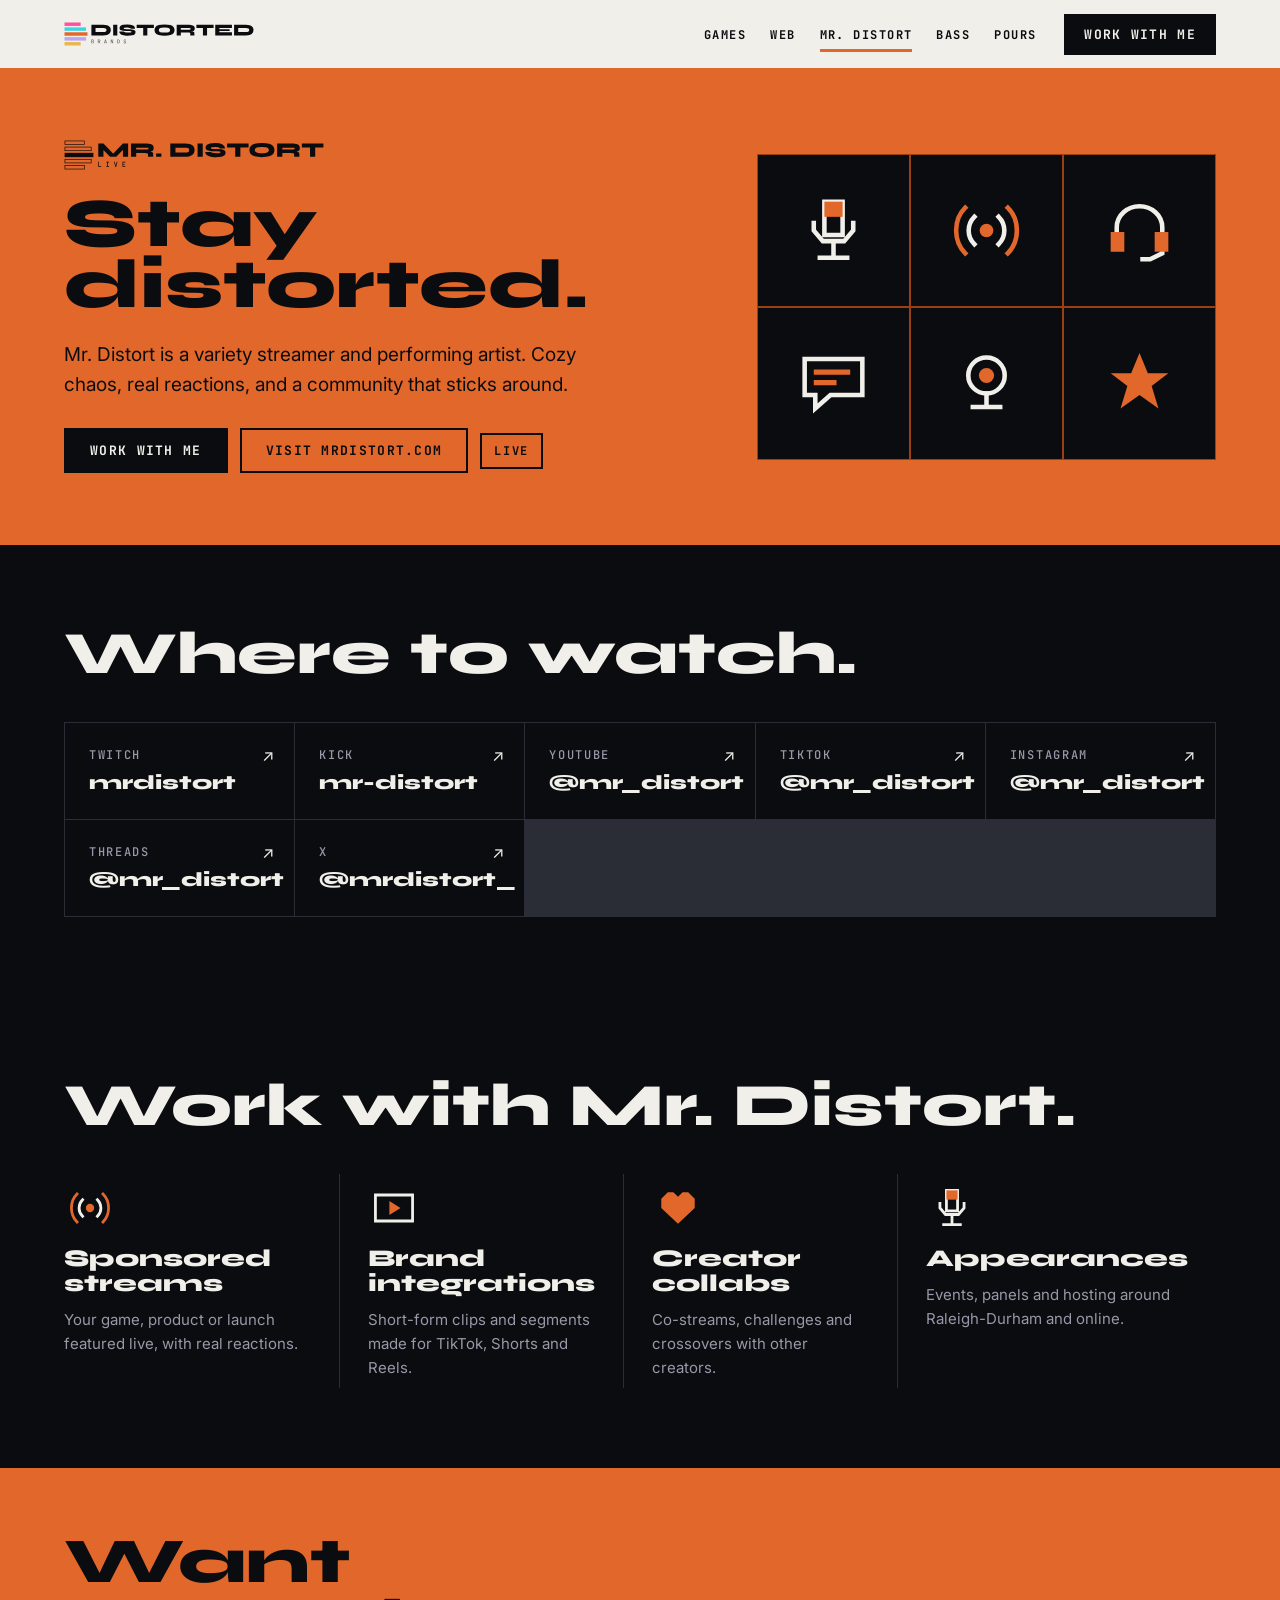
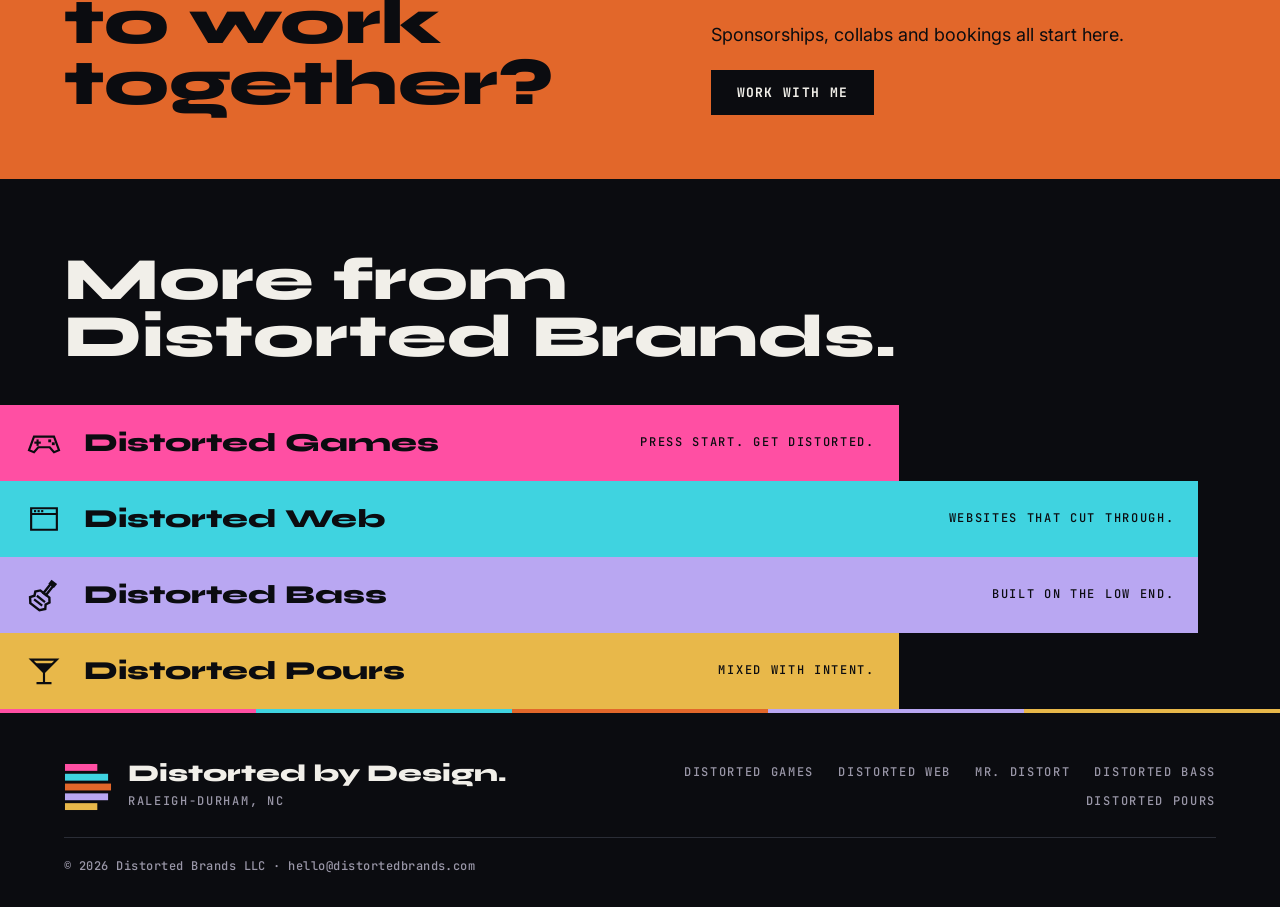
<file: mr-distort/index.html>
<!DOCTYPE html>
<html lang="en">
<head>
  <meta charset="UTF-8">
  <meta name="viewport" content="width=device-width, initial-scale=1, viewport-fit=cover">
  <title>Mr. Distort · Variety Streamer & Performer · Raleigh-Durham, NC</title>
  <meta name="description" content="Mr. Distort is a variety streamer and performing artist from Raleigh-Durham, NC. Stay distorted.">
  <meta name="theme-color" content="#E2672A">
  <link rel="canonical" href="https://distortedbrands.com/mr-distort/">
  <meta property="og:type" content="website">
  <meta property="og:title" content="Mr. Distort · Variety Streamer & Performer · Raleigh-Durham, NC">
  <meta property="og:description" content="Mr. Distort is a variety streamer and performing artist from Raleigh-Durham, NC. Stay distorted.">
  <meta property="og:url" content="https://distortedbrands.com/mr-distort/">
  <meta property="og:image" content="https://distortedbrands.com/assets/social/mr-distort-link-preview.png">
  <meta property="og:site_name" content="Distorted Brands">
  <meta property="og:locale" content="en_US">
  <meta property="og:image:width" content="1200">
  <meta property="og:image:height" content="630">
  <meta property="og:image:alt" content="Mr. Distort logo">
  <script type="application/ld+json">{"@context": "https://schema.org", "@type": "ProfilePage", "url": "https://distortedbrands.com/mr-distort/", "mainEntity": {"@type": "Person", "name": "Mr. Distort", "description": "Variety streamer and performing artist from Raleigh-Durham, NC.", "url": "https://www.mrdistort.com", "sameAs": ["https://www.mrdistort.com", "https://www.twitch.tv/mrdistort", "https://kick.com/mr-distort", "https://www.youtube.com/@mr_distort", "https://www.instagram.com/mr_distort", "https://www.tiktok.com/@mr_distort", "https://www.threads.net/@mr_distort", "https://x.com/mrdistort_"], "affiliation": {"@id": "https://distortedbrands.com/#org"}}}</script>
  <meta name="twitter:card" content="summary_large_image">
  <link rel="icon" href="/favicon.ico" sizes="any">
  <link rel="icon" href="/assets/icon.svg" type="image/svg+xml">
  <link rel="apple-touch-icon" href="/assets/apple-touch-icon.png">
  <link rel="preconnect" href="https://fonts.googleapis.com"><link rel="preconnect" href="https://fonts.gstatic.com" crossorigin><link href="https://fonts.googleapis.com/css2?family=Syne:wght@700;800&family=Inter:wght@400;500;600&family=JetBrains+Mono:wght@500;700&display=swap" rel="stylesheet">
  <link rel="stylesheet" href="/css/site.css">
</head>
<body>
<a class="skip" href="#main">Skip to content</a>
<header class="site-nav">
  <div class="wrap">
    <a class="logo" href="/" aria-label="Distorted Brands home"><img src="/assets/logos/distorted-brands-horizontal-color-on-light.svg" alt="Distorted Brands" width="190" height="24"></a>
    <button class="menu-btn" type="button" aria-expanded="false" aria-controls="menu"><span></span><span></span><span></span><b class="sr">Menu</b></button>
    <nav id="menu" aria-label="Main">
      <ul><li><a href="/games/" style="--c:#FF4FA3">Games</a></li><li><a href="/web/" style="--c:#3FD3E0">Web</a></li><li><a href="/mr-distort/" style="--c:#E2672A" aria-current="page">Mr. Distort</a></li><li><a href="/bass/" style="--c:#B9A7F2">Bass</a></li><li><a href="/pours/" style="--c:#E8B84A">Pours</a></li></ul>
      <button class="btn" type="button" data-open="book">Work with me</button>
    </nav>
  </div>
</header>
<main id="main">
<section class="bhero" style="--c:#E2672A;--deep:#9C3F13">
  <div class="wrap">
    <div class="bhero-copy">
      <img class="bhero-logo" src="/assets/logos/mr-distort-horizontal-black.svg" alt="Mr. Distort" height="30">
      <h1>Stay distorted.</h1>
      <p>Mr. Distort is a variety streamer and performing artist. Cozy chaos, real reactions, and a community that sticks around.</p>
      <div class="row"><button class="btn " type="button" data-open="book">Work with me</button><a class="btn ghost-ink" href="https://www.mrdistort.com">Visit mrdistort.com</a><span class="status mono">Live</span></div>
    </div>
    <div class="tiles" aria-hidden="true"><div><img src="/assets/icons/mr-distort-icon-microphone-color-on-dark.svg" alt="" width="64" height="64"></div><div><img src="/assets/icons/mr-distort-icon-live-color-on-dark.svg" alt="" width="64" height="64"></div><div><img src="/assets/icons/mr-distort-icon-headset-color-on-dark.svg" alt="" width="64" height="64"></div><div><img src="/assets/icons/mr-distort-icon-chat-color-on-dark.svg" alt="" width="64" height="64"></div><div><img src="/assets/icons/mr-distort-icon-webcam-color-on-dark.svg" alt="" width="64" height="64"></div><div><img src="/assets/icons/mr-distort-icon-star-color-on-dark.svg" alt="" width="64" height="64"></div></div>
  </div>
</section><section class="block"><div class="wrap"><h2 class="t">Where to watch.</h2><div class="plats" style="--c:#E2672A"><a href="https://www.twitch.tv/mrdistort" target="_blank" rel="noopener"><span class="mono">Twitch</span><strong>mrdistort</strong><i aria-hidden="true">↗</i></a><a href="https://kick.com/mr-distort" target="_blank" rel="noopener"><span class="mono">Kick</span><strong>mr-distort</strong><i aria-hidden="true">↗</i></a><a href="https://www.youtube.com/@mr_distort" target="_blank" rel="noopener"><span class="mono">YouTube</span><strong>@mr_distort</strong><i aria-hidden="true">↗</i></a><a href="https://www.tiktok.com/@mr_distort" target="_blank" rel="noopener"><span class="mono">TikTok</span><strong>@mr_distort</strong><i aria-hidden="true">↗</i></a><a href="https://www.instagram.com/mr_distort" target="_blank" rel="noopener"><span class="mono">Instagram</span><strong>@mr_distort</strong><i aria-hidden="true">↗</i></a><a href="https://www.threads.net/@mr_distort" target="_blank" rel="noopener"><span class="mono">Threads</span><strong>@mr_distort</strong><i aria-hidden="true">↗</i></a><a href="https://x.com/mrdistort_" target="_blank" rel="noopener"><span class="mono">X</span><strong>@mrdistort_</strong><i aria-hidden="true">↗</i></a></div></div></section><section class="block">
  <div class="wrap"><h2 class="t">Work with Mr. Distort.</h2><div class="cards" style="--c:#E2672A"><div><img src="/assets/icons/mr-distort-icon-live-color-on-dark.svg" alt="" width="52" height="52"><h3>Sponsored streams</h3><p>Your game, product or launch featured live, with real reactions.</p></div><div><img src="/assets/icons/mr-distort-icon-video-color-on-dark.svg" alt="" width="52" height="52"><h3>Brand integrations</h3><p>Short-form clips and segments made for TikTok, Shorts and Reels.</p></div><div><img src="/assets/icons/mr-distort-icon-follow-color-on-dark.svg" alt="" width="52" height="52"><h3>Creator collabs</h3><p>Co-streams, challenges and crossovers with other creators.</p></div><div><img src="/assets/icons/mr-distort-icon-microphone-color-on-dark.svg" alt="" width="52" height="52"><h3>Appearances</h3><p>Events, panels and hosting around Raleigh-Durham and online.</p></div></div></div>
</section><section class="cta" style="--c:#E2672A">
  <div class="wrap">
    <h2>Want to work together?</h2>
    <div><p>Sponsorships, collabs and bookings all start here.</p><button class="btn " type="button" data-open="book">Work with me</button></div>
  </div>
</section><section class="others">
  <div class="wrap"><h2 class="t">More from Distorted Brands.</h2></div>
  <div class="others-list"><a href="/games/" style="--c:#FF4FA3;--bar:66"><img src="/assets/icons/distorted-games-icon-controller-black.svg" alt="" width="40" height="40"><span>Distorted Games</span><em class="mono">Press start. Get distorted.</em></a><a href="/web/" style="--c:#3FD3E0;--bar:88"><img src="/assets/icons/distorted-web-icon-browser-black.svg" alt="" width="40" height="40"><span>Distorted Web</span><em class="mono">Websites that cut through.</em></a><a href="/bass/" style="--c:#B9A7F2;--bar:88"><img src="/assets/icons/distorted-bass-icon-bass-guitar-black.svg" alt="" width="40" height="40"><span>Distorted Bass</span><em class="mono">Built on the low end.</em></a><a href="/pours/" style="--c:#E8B84A;--bar:66"><img src="/assets/icons/distorted-pours-icon-martini-black.svg" alt="" width="40" height="40"><span>Distorted Pours</span><em class="mono">Mixed with intent.</em></a></div>
</section></main>
<dialog class="modal" id="book" aria-labelledby="book-title" style="--c:#E2672A;--deep:#9C3F13">
  <div class="modal-head">
    <img src="/assets/icons/mr-distort-icon-microphone-black.svg" alt="" width="40" height="40">
    <div><span class="mono">Mr. Distort · Bookings and collabs</span><h2 id="book-title">Let's work together.</h2></div>
    <button class="modal-x" type="button" data-close aria-label="Close">×</button>
  </div>
  <div class="modal-body">
    <form name="mr-distort-booking" method="POST" action="/thanks/" data-netlify="true" netlify-honeypot="bot-field" class="mform">
      <input type="hidden" name="form-name" value="mr-distort-booking">
      <input type="hidden" name="subject" value="New Mr. Distort booking or collab inquiry">
      <p class="hp"><label>Leave this empty <input name="bot-field"></label></p>
      <p class="intro full">Tell me what you have in mind. I read every one of these myself.</p>
      <label for="k-name"><span class="mono">Name <i aria-hidden="true">*</i></span><input id="k-name" name="name" type="text" required autocomplete="name"></label><label for="k-email"><span class="mono">Email <i aria-hidden="true">*</i></span><input id="k-email" name="email" type="email" required autocomplete="email"></label><label for="k-org"><span class="mono">Company, brand or channel</span><input id="k-org" name="company-or-channel" type="text"></label><label for="k-type"><span class="mono">What's this about? <i aria-hidden="true">*</i></span><select id="k-type" name="inquiry" required><option value="">Choose one</option><option>Sponsorship or brand deal</option><option>Creator collab</option><option>Event or appearance</option><option>Something else</option></select></label><fieldset class="full"><legend class="mono">Platforms you're interested in</legend><div class="checks"><label class="check"><input type="checkbox" name="platforms" value="Twitch"><span>Twitch</span></label><label class="check"><input type="checkbox" name="platforms" value="YouTube"><span>YouTube</span></label><label class="check"><input type="checkbox" name="platforms" value="TikTok"><span>TikTok</span></label><label class="check"><input type="checkbox" name="platforms" value="Instagram"><span>Instagram</span></label><label class="check"><input type="checkbox" name="platforms" value="Kick"><span>Kick</span></label></div></fieldset><label for="k-dates"><span class="mono">Dates or timing</span><input id="k-dates" name="dates" type="text" placeholder="e.g. late March"></label><label for="k-budget"><span class="mono">Budget (optional)</span><input id="k-budget" name="budget" type="text"></label><label for="k-msg" class="full"><span class="mono">Details <i aria-hidden="true">*</i></span><textarea id="k-msg" name="message" required placeholder="Campaign, idea or event details"></textarea></label>
      <div class="full mform-foot"><button class="btn light" type="submit">Send</button><p class="mform-status" role="status" aria-live="polite"></p></div>
    </form>
    <div class="done" hidden>
      <h3>Message sent.</h3><p>Thanks for reaching out. You'll hear back within a few days.</p>
      <button class="btn light" type="button" data-close>Close</button>
    </div>
  </div>
</dialog>
<div class="spec" aria-hidden="true"><i></i><i></i><i></i><i></i><i></i></div>
<footer class="site-foot">
  <div class="wrap">
    <div class="foot-id">
      <img src="/assets/logos/distorted-brands-mark-color-on-dark.svg" alt="" width="48" height="48">
      <div><strong>Distorted by Design.</strong><span class="mono fog">Raleigh-Durham, NC</span></div>
    </div>
    <nav class="foot-links mono" aria-label="Brands"><a href="/games/">Distorted Games</a><a href="/web/">Distorted Web</a><a href="/mr-distort/">Mr. Distort</a><a href="/bass/">Distorted Bass</a><a href="/pours/">Distorted Pours</a></nav>
    <p class="mono fog legal">© 2026 Distorted Brands LLC · <a href="mailto:hello@distortedbrands.com">hello@distortedbrands.com</a></p>
  </div>
</footer>
<script src="/js/site.js"></script>
</body>
</html>
</file>
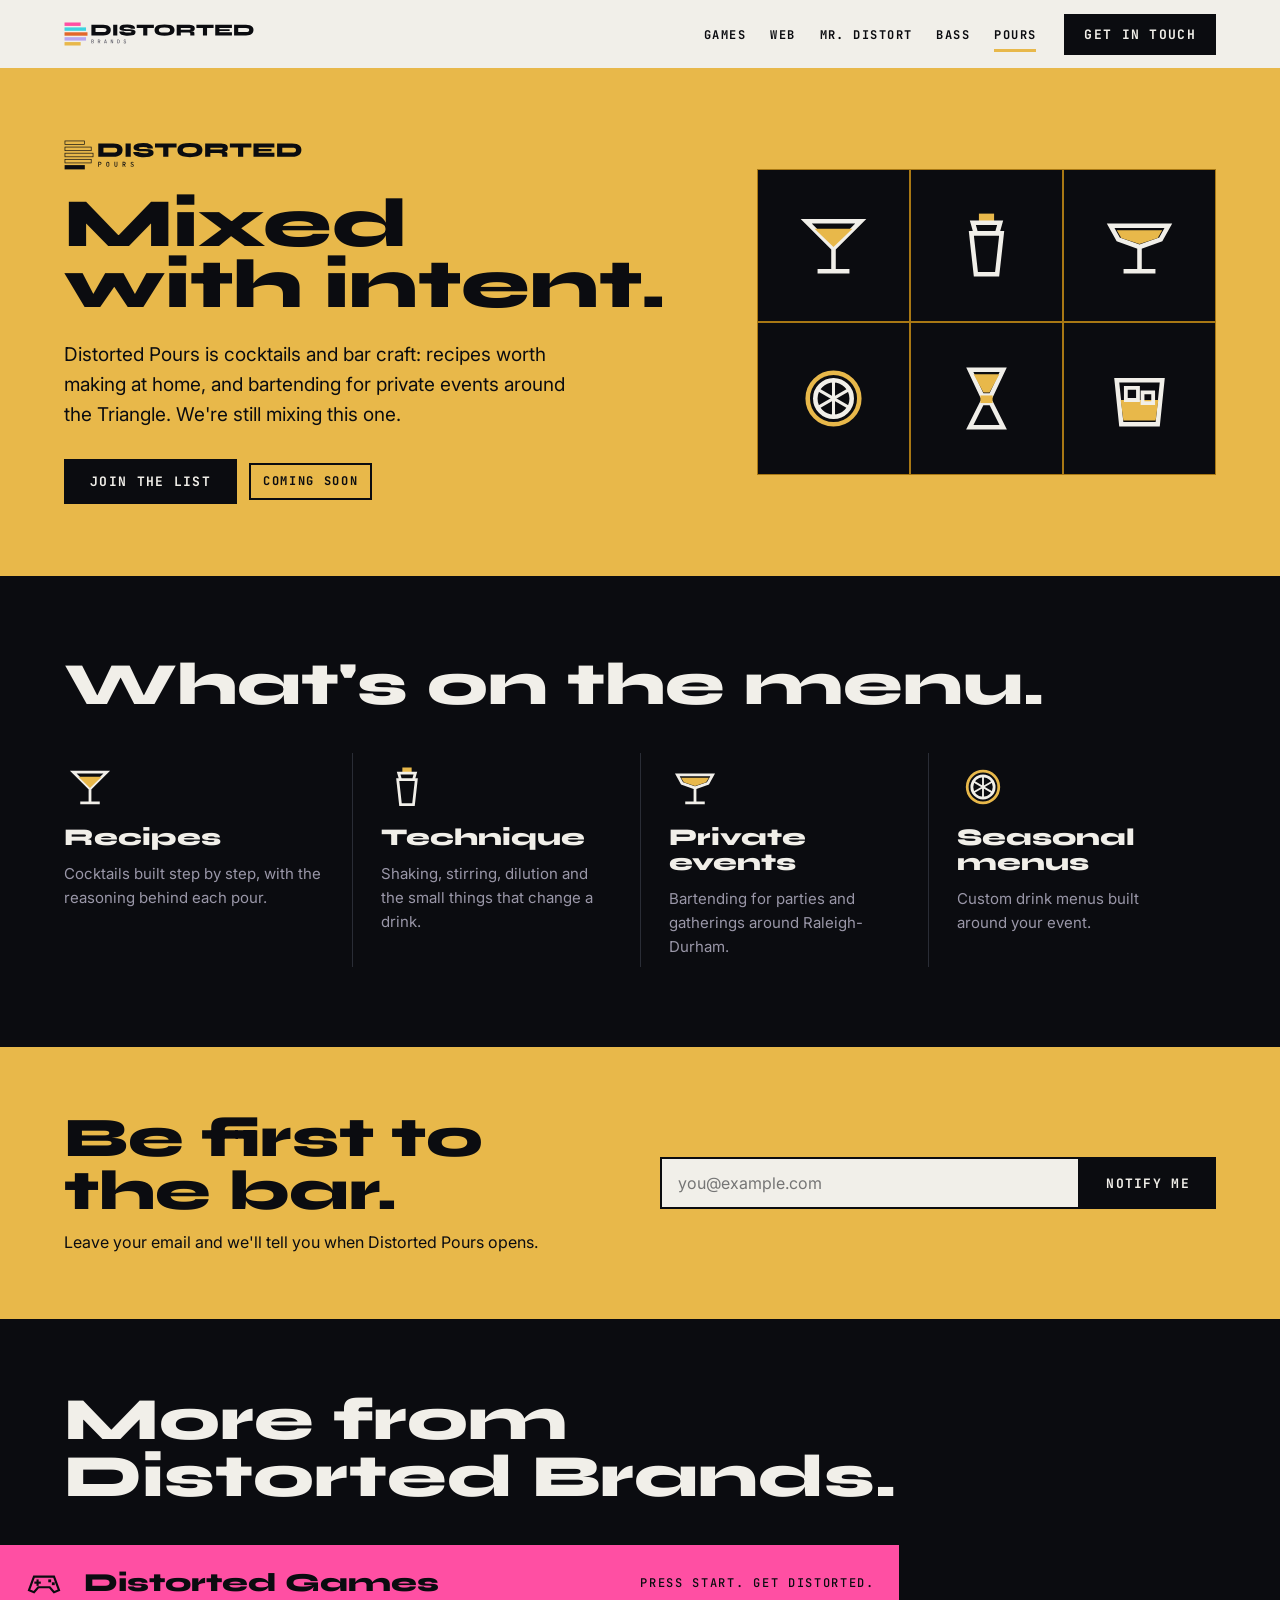
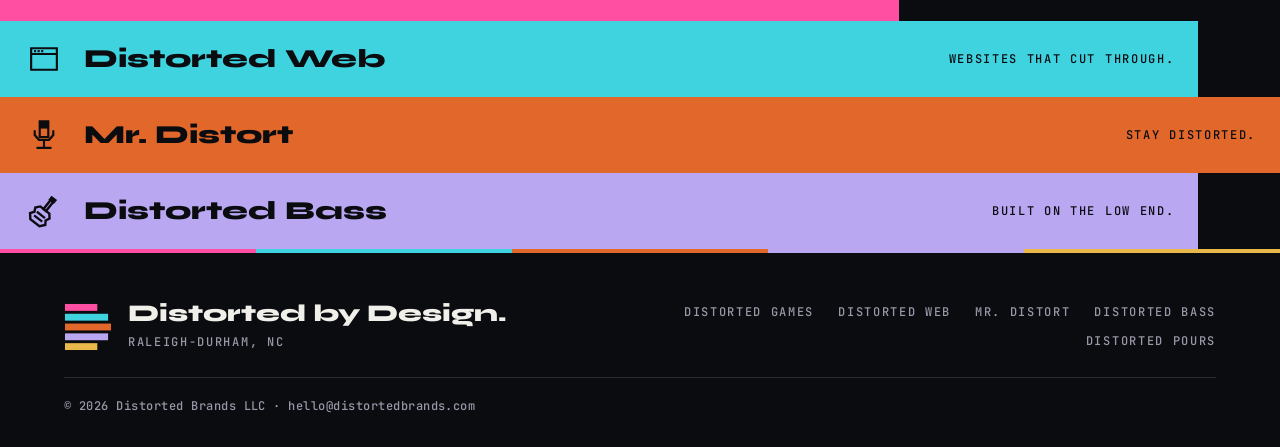
<file: pours/index.html>
<!DOCTYPE html>
<html lang="en">
<head>
  <meta charset="UTF-8">
  <meta name="viewport" content="width=device-width, initial-scale=1, viewport-fit=cover">
  <title>Distorted Pours · Private Event Bartending in Raleigh-Durham, NC</title>
  <meta name="description" content="Distorted Pours: cocktails, bar craft and private event bartending around Raleigh-Durham, NC. Mixed with intent.">
  <meta name="theme-color" content="#E8B84A">
  <link rel="canonical" href="https://distortedbrands.com/pours/">
  <meta property="og:type" content="website">
  <meta property="og:title" content="Distorted Pours · Private Event Bartending in Raleigh-Durham, NC">
  <meta property="og:description" content="Distorted Pours: cocktails, bar craft and private event bartending around Raleigh-Durham, NC. Mixed with intent.">
  <meta property="og:url" content="https://distortedbrands.com/pours/">
  <meta property="og:image" content="https://distortedbrands.com/assets/social/distorted-pours-link-preview.png">
  <meta property="og:site_name" content="Distorted Brands">
  <meta property="og:locale" content="en_US">
  <meta property="og:image:width" content="1200">
  <meta property="og:image:height" content="630">
  <meta property="og:image:alt" content="Distorted Pours logo">
  <script type="application/ld+json">{"@context": "https://schema.org", "@type": "Organization", "name": "Distorted Pours", "url": "https://distortedbrands.com/pours/", "slogan": "Mixed with intent.", "description": "Cocktails, bar craft and private event bartending around Raleigh-Durham, NC.", "email": "pours@distortedbrands.com", "areaServed": [{"@type": "City", "name": "Raleigh", "containedInPlace": {"@type": "State", "name": "North Carolina"}}, {"@type": "City", "name": "Durham", "containedInPlace": {"@type": "State", "name": "North Carolina"}}], "parentOrganization": {"@id": "https://distortedbrands.com/#org"}}</script>
  <meta name="twitter:card" content="summary_large_image">
  <link rel="icon" href="/favicon.ico" sizes="any">
  <link rel="icon" href="/assets/icon.svg" type="image/svg+xml">
  <link rel="apple-touch-icon" href="/assets/apple-touch-icon.png">
  <link rel="preconnect" href="https://fonts.googleapis.com"><link rel="preconnect" href="https://fonts.gstatic.com" crossorigin><link href="https://fonts.googleapis.com/css2?family=Syne:wght@700;800&family=Inter:wght@400;500;600&family=JetBrains+Mono:wght@500;700&display=swap" rel="stylesheet">
  <link rel="stylesheet" href="/css/site.css">
</head>
<body>
<a class="skip" href="#main">Skip to content</a>
<header class="site-nav">
  <div class="wrap">
    <a class="logo" href="/" aria-label="Distorted Brands home"><img src="/assets/logos/distorted-brands-horizontal-color-on-light.svg" alt="Distorted Brands" width="190" height="24"></a>
    <button class="menu-btn" type="button" aria-expanded="false" aria-controls="menu"><span></span><span></span><span></span><b class="sr">Menu</b></button>
    <nav id="menu" aria-label="Main">
      <ul><li><a href="/games/" style="--c:#FF4FA3">Games</a></li><li><a href="/web/" style="--c:#3FD3E0">Web</a></li><li><a href="/mr-distort/" style="--c:#E2672A">Mr. Distort</a></li><li><a href="/bass/" style="--c:#B9A7F2">Bass</a></li><li><a href="/pours/" style="--c:#E8B84A" aria-current="page">Pours</a></li></ul>
      <a class="btn" href="/#work">Get in touch</a>
    </nav>
  </div>
</header>
<main id="main">
<section class="bhero" style="--c:#E8B84A;--deep:#A87814">
  <div class="wrap">
    <div class="bhero-copy">
      <img class="bhero-logo" src="/assets/logos/distorted-pours-horizontal-black.svg" alt="Distorted Pours" height="30">
      <h1>Mixed with intent.</h1>
      <p>Distorted Pours is cocktails and bar craft: recipes worth making at home, and bartending for private events around the Triangle. We're still mixing this one.</p>
      <div class="row"><a class="btn " href="#list">Join the list</a><span class="status mono">Coming soon</span></div>
    </div>
    <div class="tiles" aria-hidden="true"><div><img src="/assets/icons/distorted-pours-icon-martini-color-on-dark.svg" alt="" width="64" height="64"></div><div><img src="/assets/icons/distorted-pours-icon-shaker-color-on-dark.svg" alt="" width="64" height="64"></div><div><img src="/assets/icons/distorted-pours-icon-coupe-color-on-dark.svg" alt="" width="64" height="64"></div><div><img src="/assets/icons/distorted-pours-icon-citrus-color-on-dark.svg" alt="" width="64" height="64"></div><div><img src="/assets/icons/distorted-pours-icon-jigger-color-on-dark.svg" alt="" width="64" height="64"></div><div><img src="/assets/icons/distorted-pours-icon-rocks-glass-color-on-dark.svg" alt="" width="64" height="64"></div></div>
  </div>
</section><section class="block">
  <div class="wrap"><h2 class="t">What's on the menu.</h2><div class="cards" style="--c:#E8B84A"><div><img src="/assets/icons/distorted-pours-icon-martini-color-on-dark.svg" alt="" width="52" height="52"><h3>Recipes</h3><p>Cocktails built step by step, with the reasoning behind each pour.</p></div><div><img src="/assets/icons/distorted-pours-icon-shaker-color-on-dark.svg" alt="" width="52" height="52"><h3>Technique</h3><p>Shaking, stirring, dilution and the small things that change a drink.</p></div><div><img src="/assets/icons/distorted-pours-icon-coupe-color-on-dark.svg" alt="" width="52" height="52"><h3>Private events</h3><p>Bartending for parties and gatherings around Raleigh-Durham.</p></div><div><img src="/assets/icons/distorted-pours-icon-citrus-color-on-dark.svg" alt="" width="52" height="52"><h3>Seasonal menus</h3><p>Custom drink menus built around your event.</p></div></div></div>
</section><section class="list-band" id="list" style="--c:#E8B84A">
  <div class="wrap">
    <div><h2>Be first to the bar.</h2><p>Leave your email and we'll tell you when Distorted Pours opens.</p></div>
    <form name="pours-list" method="POST" action="/thanks/" data-netlify="true" netlify-honeypot="bot-field" class="inline-form">
      <input type="hidden" name="form-name" value="pours-list">
      <input type="hidden" name="subject" value="New Distorted Pours waitlist signup">
      <p class="hp"><label>Leave this empty <input name="bot-field"></label></p>
      <label class="sr" for="pours-email">Email</label>
      <input id="pours-email" name="email" type="email" required placeholder="you@example.com" autocomplete="email">
      <button class="btn" type="submit">Notify me</button>
    </form>
  </div>
</section><section class="others">
  <div class="wrap"><h2 class="t">More from Distorted Brands.</h2></div>
  <div class="others-list"><a href="/games/" style="--c:#FF4FA3;--bar:66"><img src="/assets/icons/distorted-games-icon-controller-black.svg" alt="" width="40" height="40"><span>Distorted Games</span><em class="mono">Press start. Get distorted.</em></a><a href="/web/" style="--c:#3FD3E0;--bar:88"><img src="/assets/icons/distorted-web-icon-browser-black.svg" alt="" width="40" height="40"><span>Distorted Web</span><em class="mono">Websites that cut through.</em></a><a href="/mr-distort/" style="--c:#E2672A;--bar:94"><img src="/assets/icons/mr-distort-icon-microphone-black.svg" alt="" width="40" height="40"><span>Mr. Distort</span><em class="mono">Stay distorted.</em></a><a href="/bass/" style="--c:#B9A7F2;--bar:88"><img src="/assets/icons/distorted-bass-icon-bass-guitar-black.svg" alt="" width="40" height="40"><span>Distorted Bass</span><em class="mono">Built on the low end.</em></a></div>
</section></main>

<div class="spec" aria-hidden="true"><i></i><i></i><i></i><i></i><i></i></div>
<footer class="site-foot">
  <div class="wrap">
    <div class="foot-id">
      <img src="/assets/logos/distorted-brands-mark-color-on-dark.svg" alt="" width="48" height="48">
      <div><strong>Distorted by Design.</strong><span class="mono fog">Raleigh-Durham, NC</span></div>
    </div>
    <nav class="foot-links mono" aria-label="Brands"><a href="/games/">Distorted Games</a><a href="/web/">Distorted Web</a><a href="/mr-distort/">Mr. Distort</a><a href="/bass/">Distorted Bass</a><a href="/pours/">Distorted Pours</a></nav>
    <p class="mono fog legal">© 2026 Distorted Brands LLC · <a href="mailto:hello@distortedbrands.com">hello@distortedbrands.com</a></p>
  </div>
</footer>
<script src="/js/site.js"></script>
</body>
</html>
</file>
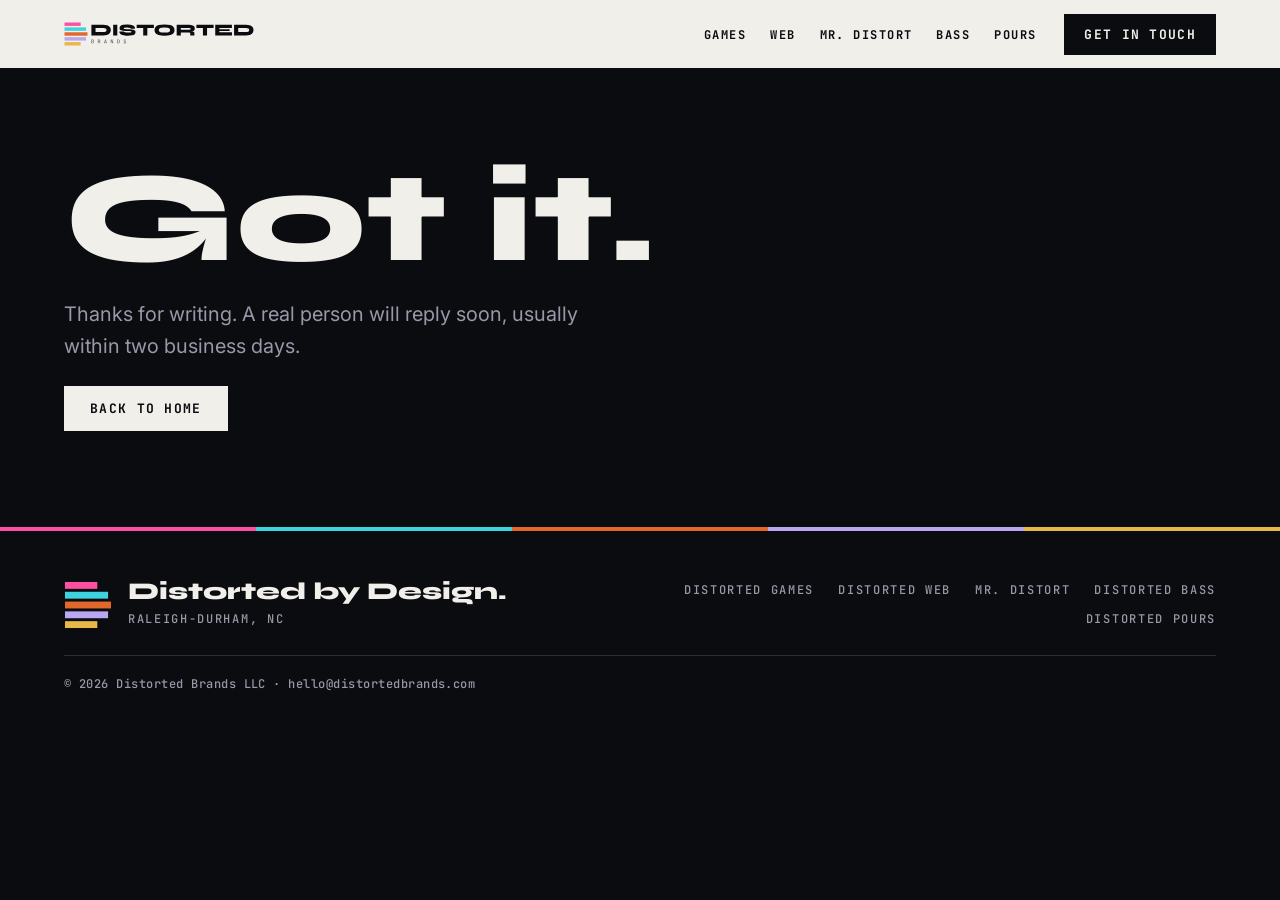
<file: thanks/index.html>
<!DOCTYPE html>
<html lang="en">
<head>
  <meta name="robots" content="noindex">
  <meta charset="UTF-8">
  <meta name="viewport" content="width=device-width, initial-scale=1, viewport-fit=cover">
  <title>Thanks · Distorted Brands</title>
  <meta name="description" content="Your message was sent to Distorted Brands.">
  <meta name="theme-color" content="#0B0C10">
  <link rel="canonical" href="https://distortedbrands.com/thanks/">
  <meta property="og:type" content="website">
  <meta property="og:title" content="Thanks · Distorted Brands">
  <meta property="og:description" content="Your message was sent to Distorted Brands.">
  <meta property="og:url" content="https://distortedbrands.com/thanks/">
  <meta property="og:image" content="https://distortedbrands.com/assets/social/distorted-brands-link-preview.png">
  <meta name="twitter:card" content="summary_large_image">
  <link rel="icon" href="/favicon.ico" sizes="any">
  <link rel="icon" href="/assets/icon.svg" type="image/svg+xml">
  <link rel="apple-touch-icon" href="/assets/apple-touch-icon.png">
  <link rel="preconnect" href="https://fonts.googleapis.com"><link rel="preconnect" href="https://fonts.gstatic.com" crossorigin><link href="https://fonts.googleapis.com/css2?family=Syne:wght@700;800&family=Inter:wght@400;500;600&family=JetBrains+Mono:wght@500;700&display=swap" rel="stylesheet">
  <link rel="stylesheet" href="/css/site.css">
</head>
<body>
<a class="skip" href="#main">Skip to content</a>
<header class="site-nav">
  <div class="wrap">
    <a class="logo" href="/" aria-label="Distorted Brands home"><img src="/assets/logos/distorted-brands-horizontal-color-on-light.svg" alt="Distorted Brands" width="190" height="24"></a>
    <button class="menu-btn" type="button" aria-expanded="false" aria-controls="menu"><span></span><span></span><span></span><b class="sr">Menu</b></button>
    <nav id="menu" aria-label="Main">
      <ul><li><a href="/games/" style="--c:#FF4FA3">Games</a></li><li><a href="/web/" style="--c:#3FD3E0">Web</a></li><li><a href="/mr-distort/" style="--c:#E2672A">Mr. Distort</a></li><li><a href="/bass/" style="--c:#B9A7F2">Bass</a></li><li><a href="/pours/" style="--c:#E8B84A">Pours</a></li></ul>
      <a class="btn" href="/#work">Get in touch</a>
    </nav>
  </div>
</header>
<main id="main">
<section class="phead short">
  <div class="wrap"><h1>Got it.</h1><p>Thanks for writing. A real person will reply soon, usually within two business days.</p><div class="row"><a class="btn light" href="/">Back to home</a></div></div>
</section></main>

<div class="spec" aria-hidden="true"><i></i><i></i><i></i><i></i><i></i></div>
<footer class="site-foot">
  <div class="wrap">
    <div class="foot-id">
      <img src="/assets/logos/distorted-brands-mark-color-on-dark.svg" alt="" width="48" height="48">
      <div><strong>Distorted by Design.</strong><span class="mono fog">Raleigh-Durham, NC</span></div>
    </div>
    <nav class="foot-links mono" aria-label="Brands"><a href="/games/">Distorted Games</a><a href="/web/">Distorted Web</a><a href="/mr-distort/">Mr. Distort</a><a href="/bass/">Distorted Bass</a><a href="/pours/">Distorted Pours</a></nav>
    <p class="mono fog legal">© 2026 Distorted Brands LLC · <a href="mailto:hello@distortedbrands.com">hello@distortedbrands.com</a></p>
  </div>
</footer>
<script src="/js/site.js"></script>
</body>
</html>
</file>
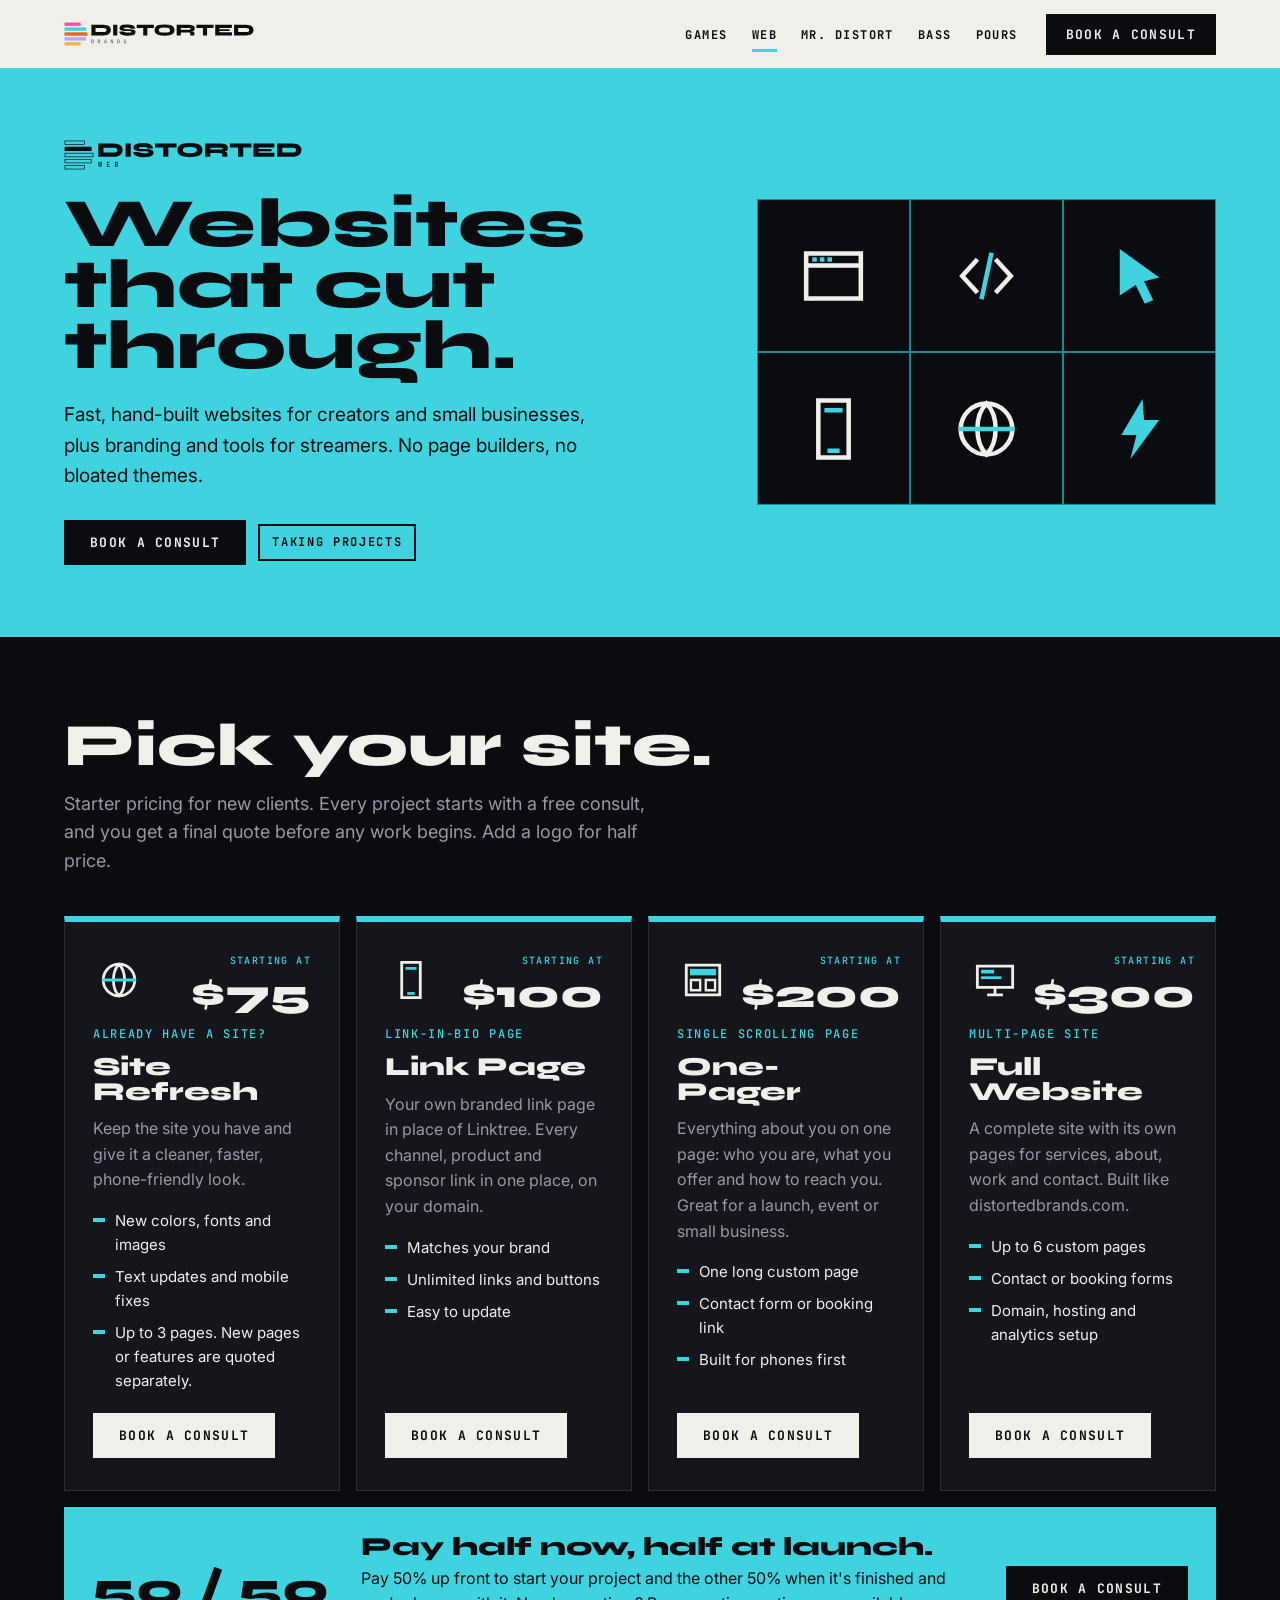
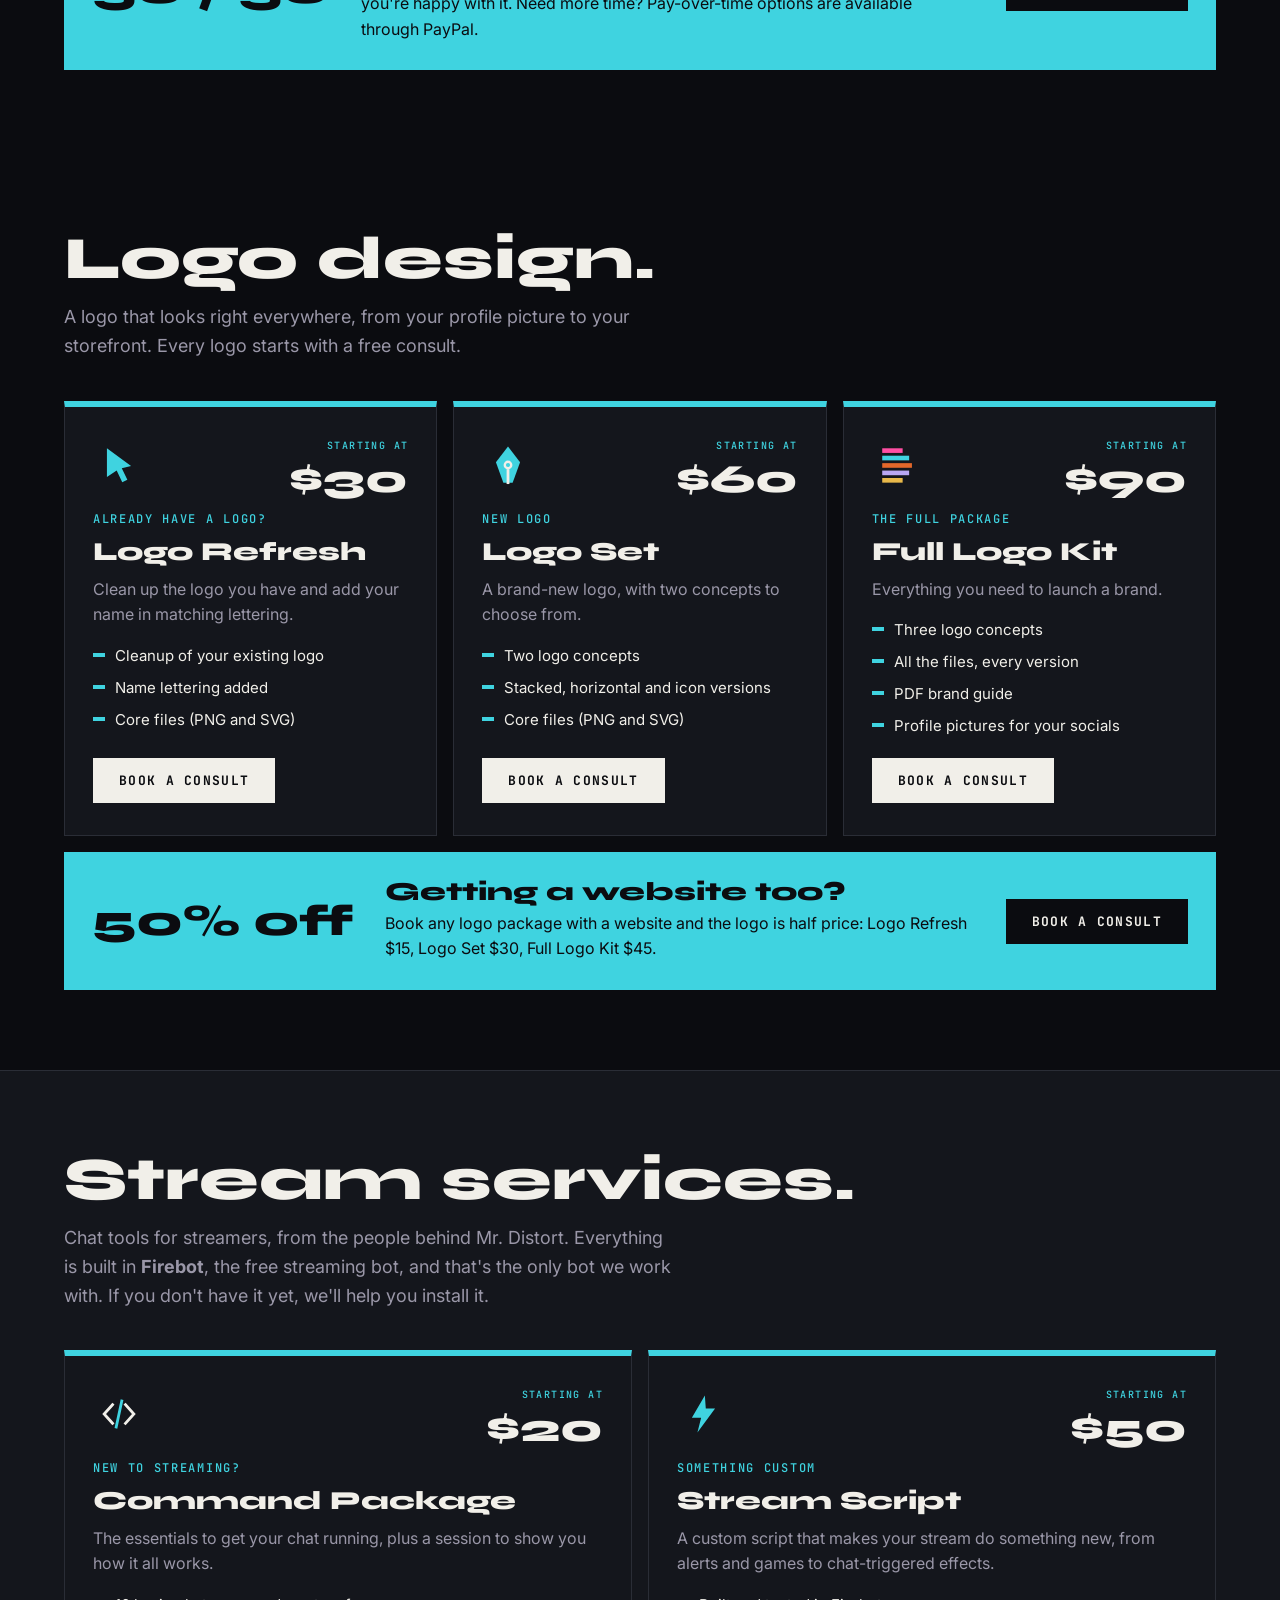
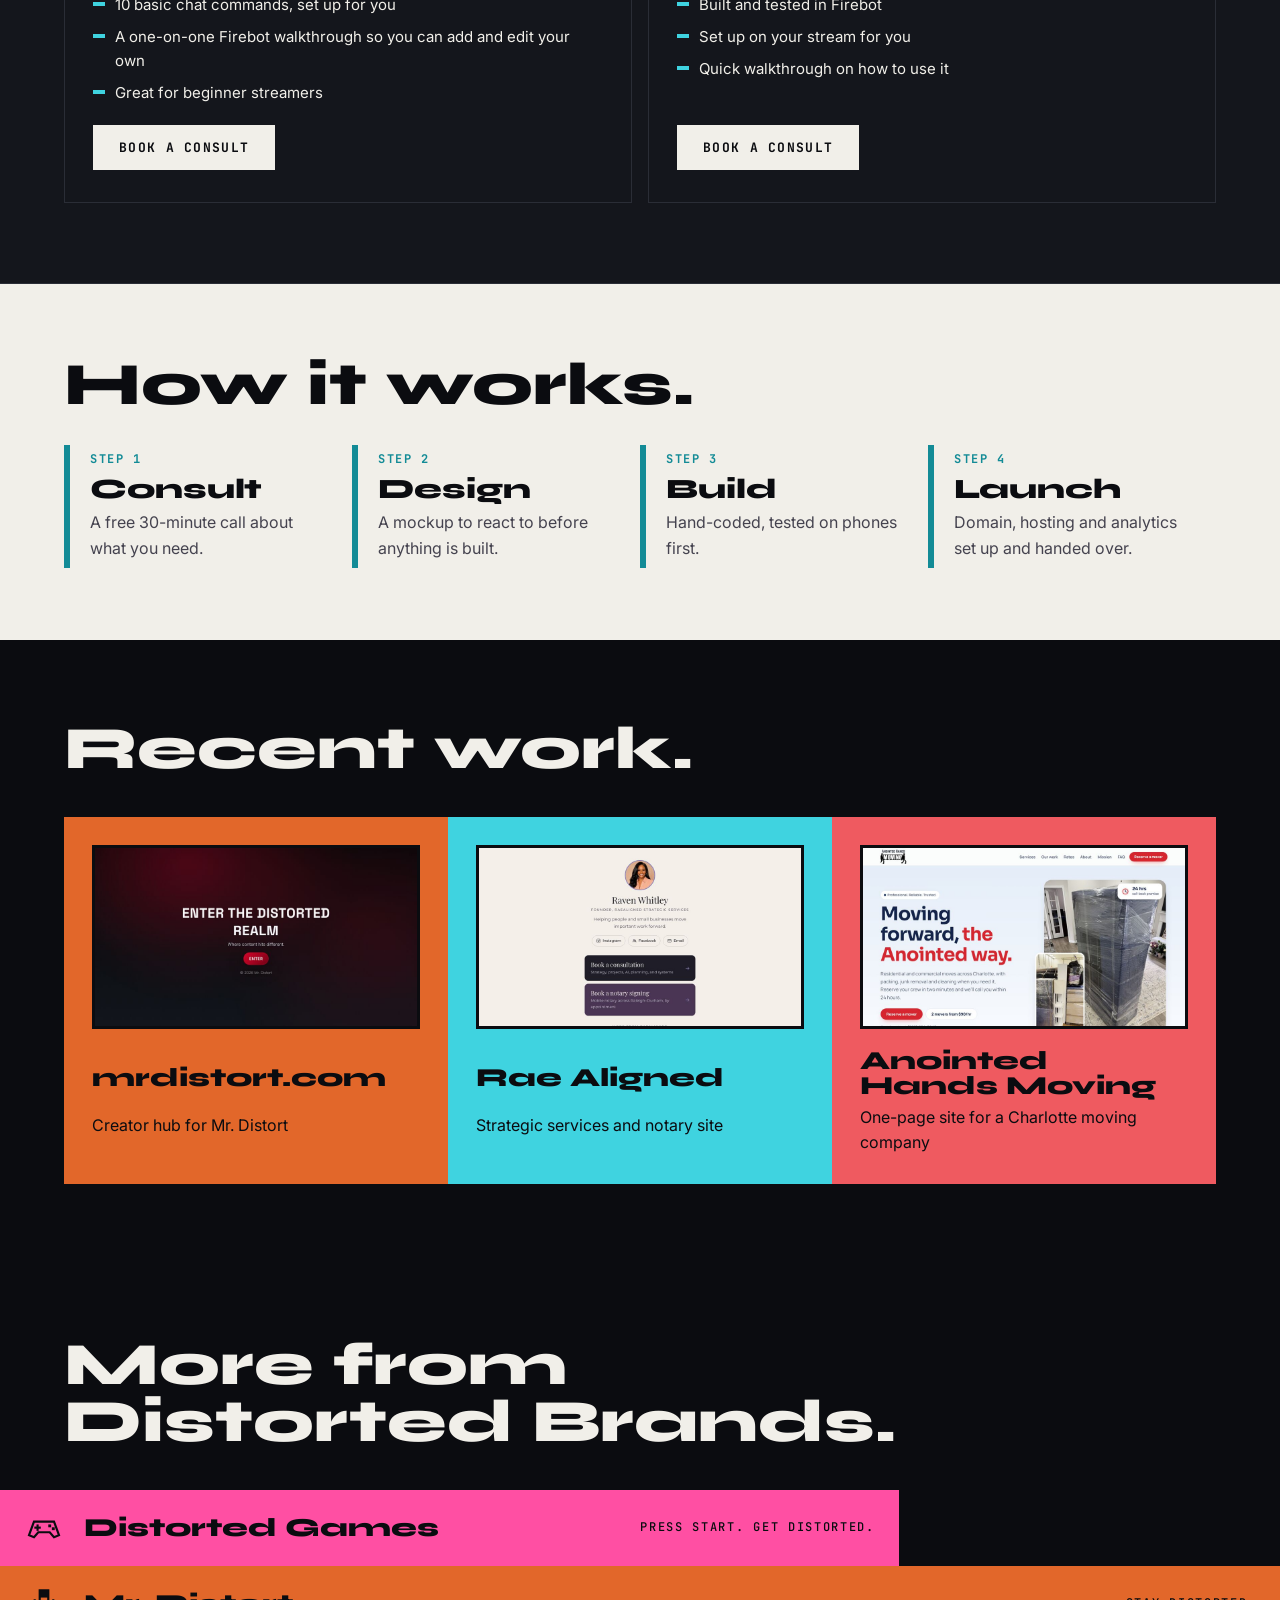
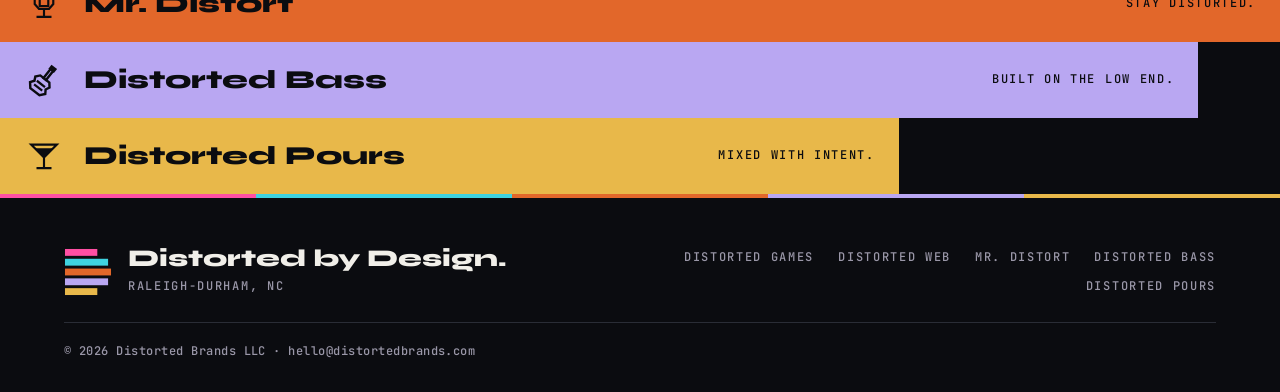
<file: web/index.html>
<!DOCTYPE html>
<html lang="en">
<head>
  <meta charset="UTF-8">
  <meta name="viewport" content="width=device-width, initial-scale=1, viewport-fit=cover">
  <title>Distorted Web · Website Design in Raleigh-Durham, NC</title>
  <meta name="description" content="Distorted Web builds fast, hand-coded websites and stream branding for creators and small businesses in Raleigh-Durham, NC and beyond. Sites from $75, logos from $30.">
  <meta name="theme-color" content="#3FD3E0">
  <link rel="canonical" href="https://distortedbrands.com/web/">
  <meta property="og:type" content="website">
  <meta property="og:title" content="Distorted Web · Website Design in Raleigh-Durham, NC">
  <meta property="og:description" content="Distorted Web builds fast, hand-coded websites and stream branding for creators and small businesses in Raleigh-Durham, NC and beyond. Sites from $75, logos from $30.">
  <meta property="og:url" content="https://distortedbrands.com/web/">
  <meta property="og:image" content="https://distortedbrands.com/assets/social/distorted-web-link-preview.png">
  <meta property="og:site_name" content="Distorted Brands">
  <meta property="og:locale" content="en_US">
  <meta property="og:image:width" content="1200">
  <meta property="og:image:height" content="630">
  <meta property="og:image:alt" content="Distorted Web logo">
  <script type="application/ld+json">{"@context": "https://schema.org", "@type": "ProfessionalService", "@id": "https://distortedbrands.com/web/#service", "name": "Distorted Web", "url": "https://distortedbrands.com/web/", "description": "Hand-coded websites and stream branding for creators and small businesses.", "slogan": "Websites that cut through.", "image": "https://distortedbrands.com/assets/social/distorted-web-link-preview.png", "email": "web@distortedbrands.com", "priceRange": "$75–$300", "address": {"@type": "PostalAddress", "addressLocality": "Durham", "addressRegion": "NC", "addressCountry": "US"}, "areaServed": [{"@type": "City", "name": "Raleigh", "containedInPlace": {"@type": "State", "name": "North Carolina"}}, {"@type": "City", "name": "Durham", "containedInPlace": {"@type": "State", "name": "North Carolina"}}], "parentOrganization": {"@id": "https://distortedbrands.com/#org"}, "hasOfferCatalog": {"@type": "OfferCatalog", "name": "Website, logo and stream packages", "itemListElement": [{"@type": "Offer", "name": "Site Refresh", "price": "75", "priceCurrency": "USD", "priceSpecification": {"@type": "PriceSpecification", "minPrice": 75, "priceCurrency": "USD"}}, {"@type": "Offer", "name": "Link Page", "price": "100", "priceCurrency": "USD", "priceSpecification": {"@type": "PriceSpecification", "minPrice": 100, "priceCurrency": "USD"}}, {"@type": "Offer", "name": "One-Pager", "price": "200", "priceCurrency": "USD", "priceSpecification": {"@type": "PriceSpecification", "minPrice": 200, "priceCurrency": "USD"}}, {"@type": "Offer", "name": "Full Website", "price": "300", "priceCurrency": "USD", "priceSpecification": {"@type": "PriceSpecification", "minPrice": 300, "priceCurrency": "USD"}}, {"@type": "Offer", "name": "Logo Refresh", "price": "30", "priceCurrency": "USD", "priceSpecification": {"@type": "PriceSpecification", "minPrice": 30, "priceCurrency": "USD"}}, {"@type": "Offer", "name": "Logo Set", "price": "60", "priceCurrency": "USD", "priceSpecification": {"@type": "PriceSpecification", "minPrice": 60, "priceCurrency": "USD"}}, {"@type": "Offer", "name": "Full Logo Kit", "price": "90", "priceCurrency": "USD", "priceSpecification": {"@type": "PriceSpecification", "minPrice": 90, "priceCurrency": "USD"}}, {"@type": "Offer", "name": "Firebot Command Package", "price": "20", "priceCurrency": "USD", "priceSpecification": {"@type": "PriceSpecification", "minPrice": 20, "priceCurrency": "USD"}}, {"@type": "Offer", "name": "Firebot Stream Script", "price": "50", "priceCurrency": "USD", "priceSpecification": {"@type": "PriceSpecification", "minPrice": 50, "priceCurrency": "USD"}}]}}</script>
  <meta name="twitter:card" content="summary_large_image">
  <link rel="icon" href="/favicon.ico" sizes="any">
  <link rel="icon" href="/assets/icon.svg" type="image/svg+xml">
  <link rel="apple-touch-icon" href="/assets/apple-touch-icon.png">
  <link rel="preconnect" href="https://fonts.googleapis.com"><link rel="preconnect" href="https://fonts.gstatic.com" crossorigin><link href="https://fonts.googleapis.com/css2?family=Syne:wght@700;800&family=Inter:wght@400;500;600&family=JetBrains+Mono:wght@500;700&display=swap" rel="stylesheet">
  <link rel="stylesheet" href="/css/site.css">
</head>
<body>
<a class="skip" href="#main">Skip to content</a>
<header class="site-nav">
  <div class="wrap">
    <a class="logo" href="/" aria-label="Distorted Brands home"><img src="/assets/logos/distorted-brands-horizontal-color-on-light.svg" alt="Distorted Brands" width="190" height="24"></a>
    <button class="menu-btn" type="button" aria-expanded="false" aria-controls="menu"><span></span><span></span><span></span><b class="sr">Menu</b></button>
    <nav id="menu" aria-label="Main">
      <ul><li><a href="/games/" style="--c:#FF4FA3">Games</a></li><li><a href="/web/" style="--c:#3FD3E0" aria-current="page">Web</a></li><li><a href="/mr-distort/" style="--c:#E2672A">Mr. Distort</a></li><li><a href="/bass/" style="--c:#B9A7F2">Bass</a></li><li><a href="/pours/" style="--c:#E8B84A">Pours</a></li></ul>
      <button class="btn" type="button" data-open="consult">Book a consult</button>
    </nav>
  </div>
</header>
<main id="main">
<section class="bhero" style="--c:#3FD3E0;--deep:#138B96">
  <div class="wrap">
    <div class="bhero-copy">
      <img class="bhero-logo" src="/assets/logos/distorted-web-horizontal-black.svg" alt="Distorted Web" height="30">
      <h1>Websites that cut through.</h1>
      <p>Fast, hand-built websites for creators and small businesses, plus branding and tools for streamers. No page builders, no bloated themes.</p>
      <div class="row"><button class="btn " type="button" data-open="consult">Book a consult</button><span class="status mono">Taking projects</span></div>
    </div>
    <div class="tiles" aria-hidden="true"><div><img src="/assets/icons/distorted-web-icon-browser-color-on-dark.svg" alt="" width="64" height="64"></div><div><img src="/assets/icons/distorted-web-icon-code-color-on-dark.svg" alt="" width="64" height="64"></div><div><img src="/assets/icons/distorted-web-icon-cursor-color-on-dark.svg" alt="" width="64" height="64"></div><div><img src="/assets/icons/distorted-web-icon-mobile-color-on-dark.svg" alt="" width="64" height="64"></div><div><img src="/assets/icons/distorted-web-icon-globe-color-on-dark.svg" alt="" width="64" height="64"></div><div><img src="/assets/icons/distorted-web-icon-speed-color-on-dark.svg" alt="" width="64" height="64"></div></div>
  </div>
</section><section class="block"><div class="wrap"><h2 class="t">Pick your site.</h2><p class="lede">Starter pricing for new clients. Every project starts with a free consult, and you get a final quote before any work begins. Add a logo for half price.</p><div class="tiers" style="--c:#3FD3E0"><div class="tier">
      <div class="tier-top"><img src="/assets/icons/distorted-web-icon-globe-color-on-dark.svg" alt="" width="52" height="52"><p class="price"><small class="mono">Starting at</small>$75</p></div>
      <span class="mono">Already have a site?</span><h3>Site Refresh</h3><p>Keep the site you have and give it a cleaner, faster, phone-friendly look.</p>
      <ul><li>New colors, fonts and images</li><li>Text updates and mobile fixes</li><li>Up to 3 pages. New pages or features are quoted separately.</li></ul>
      <button class="btn light" type="button" data-open="consult" data-preset="Site Refresh">Book a consult</button>
    </div><div class="tier">
      <div class="tier-top"><img src="/assets/icons/distorted-web-icon-mobile-color-on-dark.svg" alt="" width="52" height="52"><p class="price"><small class="mono">Starting at</small>$100</p></div>
      <span class="mono">Link-in-bio page</span><h3>Link Page</h3><p>Your own branded link page in place of Linktree. Every channel, product and sponsor link in one place, on your domain.</p>
      <ul><li>Matches your brand</li><li>Unlimited links and buttons</li><li>Easy to update</li></ul>
      <button class="btn light" type="button" data-open="consult" data-preset="Link Page">Book a consult</button>
    </div><div class="tier">
      <div class="tier-top"><img src="/assets/icons/distorted-web-icon-layout-color-on-dark.svg" alt="" width="52" height="52"><p class="price"><small class="mono">Starting at</small>$200</p></div>
      <span class="mono">Single scrolling page</span><h3>One-Pager</h3><p>Everything about you on one page: who you are, what you offer and how to reach you. Great for a launch, event or small business.</p>
      <ul><li>One long custom page</li><li>Contact form or booking link</li><li>Built for phones first</li></ul>
      <button class="btn light" type="button" data-open="consult" data-preset="One-Pager">Book a consult</button>
    </div><div class="tier">
      <div class="tier-top"><img src="/assets/icons/distorted-web-icon-desktop-color-on-dark.svg" alt="" width="52" height="52"><p class="price"><small class="mono">Starting at</small>$300</p></div>
      <span class="mono">Multi-page site</span><h3>Full Website</h3><p>A complete site with its own pages for services, about, work and contact. Built like distortedbrands.com.</p>
      <ul><li>Up to 6 custom pages</li><li>Contact or booking forms</li><li>Domain, hosting and analytics setup</li></ul>
      <button class="btn light" type="button" data-open="consult" data-preset="Full Website">Book a consult</button>
    </div></div><div class="deal"><p class="price-deal"><b>50 / 50</b></p><div><h3>Pay half now, half at launch.</h3><p>Pay 50% up front to start your project and the other 50% when it's finished and you're happy with it. Need more time? Pay-over-time options are available through PayPal.</p></div><button class="btn light" type="button" data-open="consult">Book a consult</button></div></div></section><section class="block" id="logos"><div class="wrap"><h2 class="t">Logo design.</h2><p class="lede">A logo that looks right everywhere, from your profile picture to your storefront. Every logo starts with a free consult.</p><div class="tiers three" style="--c:#3FD3E0"><div class="tier">
      <div class="tier-top"><img src="/assets/icons/distorted-web-icon-cursor-color-on-dark.svg" alt="" width="52" height="52"><p class="price"><small class="mono">Starting at</small>$30</p></div>
      <span class="mono">Already have a logo?</span><h3>Logo Refresh</h3><p>Clean up the logo you have and add your name in matching lettering.</p>
      <ul><li>Cleanup of your existing logo</li><li>Name lettering added</li><li>Core files (PNG and SVG)</li></ul>
      <button class="btn light" type="button" data-open="consult" data-preset="Logo Refresh">Book a consult</button>
    </div><div class="tier">
      <div class="tier-top"><img src="/assets/icons/distorted-brands-icon-design-color-on-dark.svg" alt="" width="52" height="52"><p class="price"><small class="mono">Starting at</small>$60</p></div>
      <span class="mono">New logo</span><h3>Logo Set</h3><p>A brand-new logo, with two concepts to choose from.</p>
      <ul><li>Two logo concepts</li><li>Stacked, horizontal and icon versions</li><li>Core files (PNG and SVG)</li></ul>
      <button class="btn light" type="button" data-open="consult" data-preset="Logo Set">Book a consult</button>
    </div><div class="tier">
      <div class="tier-top"><img src="/assets/icons/distorted-brands-icon-five-bars-color-on-dark.svg" alt="" width="52" height="52"><p class="price"><small class="mono">Starting at</small>$90</p></div>
      <span class="mono">The full package</span><h3>Full Logo Kit</h3><p>Everything you need to launch a brand.</p>
      <ul><li>Three logo concepts</li><li>All the files, every version</li><li>PDF brand guide</li><li>Profile pictures for your socials</li></ul>
      <button class="btn light" type="button" data-open="consult" data-preset="Full Logo Kit">Book a consult</button>
    </div></div><div class="deal"><p class="price-deal"><b>50% off</b></p><div><h3>Getting a website too?</h3><p>Book any logo package with a website and the logo is half price: Logo Refresh $15, Logo Set $30, Full Logo Kit $45.</p></div><button class="btn light" type="button" data-open="consult" data-preset="Full Website">Book a consult</button></div></div></section><section class="block alt"><div class="wrap"><h2 class="t">Stream services.</h2><p class="lede">Chat tools for streamers, from the people behind Mr. Distort. Everything is built in <b>Firebot</b>, the free streaming bot, and that's the only bot we work with. If you don't have it yet, we'll help you install it.</p><div class="tiers two" style="--c:#3FD3E0"><div class="tier">
      <div class="tier-top"><img src="/assets/icons/distorted-web-icon-code-color-on-dark.svg" alt="" width="52" height="52"><p class="price"><small class="mono">Starting at</small>$20</p></div>
      <span class="mono">New to streaming?</span><h3>Command Package</h3><p>The essentials to get your chat running, plus a session to show you how it all works.</p>
      <ul><li>10 basic chat commands, set up for you</li><li>A one-on-one Firebot walkthrough so you can add and edit your own</li><li>Great for beginner streamers</li></ul>
      <button class="btn light" type="button" data-open="consult" data-preset="Command Package">Book a consult</button>
    </div><div class="tier">
      <div class="tier-top"><img src="/assets/icons/distorted-web-icon-speed-color-on-dark.svg" alt="" width="52" height="52"><p class="price"><small class="mono">Starting at</small>$50</p></div>
      <span class="mono">Something custom</span><h3>Stream Script</h3><p>A custom script that makes your stream do something new, from alerts and games to chat-triggered effects.</p>
      <ul><li>Built and tested in Firebot</li><li>Set up on your stream for you</li><li>Quick walkthrough on how to use it</li></ul>
      <button class="btn light" type="button" data-open="consult" data-preset="Stream Script">Book a consult</button>
    </div></div></div></section><section class="steps" style="--deep:#138B96">
  <div class="wrap"><h2 class="t">How it works.</h2><ol><li><span class="mono">Step 1</span><h3>Consult</h3><p>A free 30-minute call about what you need.</p></li><li><span class="mono">Step 2</span><h3>Design</h3><p>A mockup to react to before anything is built.</p></li><li><span class="mono">Step 3</span><h3>Build</h3><p>Hand-coded, tested on phones first.</p></li><li><span class="mono">Step 4</span><h3>Launch</h3><p>Domain, hosting and analytics set up and handed over.</p></li></ol></div>
</section><section class="block"><div class="wrap"><h2 class="t">Recent work.</h2><div class="works"><a href="https://www.mrdistort.com" target="_blank" rel="noopener" class="work" style="--c:#E2672A"><img class="shot" src="/assets/work/mrdistort.jpg" alt="Screenshot of the mrdistort.com home page" width="960" height="540" loading="lazy"><h3>mrdistort.com</h3><p>Creator hub for Mr. Distort</p></a><a href="https://rae-aligned.netlify.app/" target="_blank" rel="noopener" class="work" style="--c:#3FD3E0"><img class="shot" src="/assets/work/rae-aligned.jpg" alt="Screenshot of the Rae Aligned home page" width="960" height="540" loading="lazy"><h3>Rae Aligned</h3><p>Strategic services and notary site</p></a><a href="https://anointed-hands.netlify.app/" target="_blank" rel="noopener" class="work" style="--c:#EF5A60"><img class="shot" src="/assets/work/anointed-hands.jpg" alt="Screenshot of the Anointed Hands Moving home page" width="960" height="540" loading="lazy"><h3>Anointed Hands Moving</h3><p>One-page site for a Charlotte moving company</p></a></div></div></section><section class="others">
  <div class="wrap"><h2 class="t">More from Distorted Brands.</h2></div>
  <div class="others-list"><a href="/games/" style="--c:#FF4FA3;--bar:66"><img src="/assets/icons/distorted-games-icon-controller-black.svg" alt="" width="40" height="40"><span>Distorted Games</span><em class="mono">Press start. Get distorted.</em></a><a href="/mr-distort/" style="--c:#E2672A;--bar:94"><img src="/assets/icons/mr-distort-icon-microphone-black.svg" alt="" width="40" height="40"><span>Mr. Distort</span><em class="mono">Stay distorted.</em></a><a href="/bass/" style="--c:#B9A7F2;--bar:88"><img src="/assets/icons/distorted-bass-icon-bass-guitar-black.svg" alt="" width="40" height="40"><span>Distorted Bass</span><em class="mono">Built on the low end.</em></a><a href="/pours/" style="--c:#E8B84A;--bar:66"><img src="/assets/icons/distorted-pours-icon-martini-black.svg" alt="" width="40" height="40"><span>Distorted Pours</span><em class="mono">Mixed with intent.</em></a></div>
</section></main>
<dialog class="modal" id="consult" aria-labelledby="consult-title" style="--c:#3FD3E0;--deep:#138B96">
  <div class="modal-head">
    <img src="/assets/icons/distorted-web-icon-browser-black.svg" alt="" width="40" height="40">
    <div><span class="mono">Distorted Web · Free consult</span><h2 id="consult-title">Book a consult.</h2></div>
    <button class="modal-x" type="button" data-close aria-label="Close">×</button>
  </div>
  <div class="modal-body">
    <form name="web-consult" method="POST" action="/thanks/" data-netlify="true" netlify-honeypot="bot-field" class="mform">
      <input type="hidden" name="form-name" value="web-consult">
      <input type="hidden" name="subject" value="New Distorted Web consult request">
      <p class="hp"><label>Leave this empty <input name="bot-field"></label></p>
      <p class="intro full">Tell us what you're after and we'll email you to set up a free 30-minute call.</p>
      <label for="c-name"><span class="mono">Name <i aria-hidden="true">*</i></span><input id="c-name" name="name" type="text" required autocomplete="name"></label><label for="c-email"><span class="mono">Email <i aria-hidden="true">*</i></span><input id="c-email" name="email" type="email" required autocomplete="email"></label><label for="c-need" class="full"><span class="mono">What do you need? <i aria-hidden="true">*</i></span><select id="c-need" name="service" required><option value="">Choose one</option><optgroup label="Websites"><option>Site Refresh</option><option>Link Page</option><option>One-Pager</option><option>Full Website</option><option>Not sure yet</option></optgroup><optgroup label="Logo design"><option>Logo Refresh</option><option>Logo Set</option><option>Full Logo Kit</option></optgroup><optgroup label="Stream services (Firebot)"><option>Command Package</option><option>Stream Script</option></optgroup></select></label><label for="c-biz"><span class="mono">Business or channel name</span><input id="c-biz" name="business-or-channel" type="text"></label><label for="c-link"><span class="mono">Current site or channel link</span><input id="c-link" name="current-link" type="url" placeholder="https://"></label><label for="c-time"><span class="mono">Timeline</span><select id="c-time" name="timeline"><option value="">Choose one</option><option>As soon as possible</option><option>Within a month</option><option>In 1 to 3 months</option><option>Flexible</option></select></label><label for="c-when"><span class="mono">Best time for a call</span><select id="c-when" name="best-time-to-meet"><option value="">Choose one</option><option>Weekday daytime</option><option>Weekday evenings</option><option>Weekends</option><option>Email me instead</option></select></label><label for="c-msg" class="full"><span class="mono">Tell us about the project <i aria-hidden="true">*</i></span><textarea id="c-msg" name="project" required placeholder="What it&#x27;s for, pages or features you need, sites you like..."></textarea></label>
      <div class="full mform-foot"><button class="btn light" type="submit">Request my consult</button><p class="mform-status" role="status" aria-live="polite"></p></div>
    </form>
    <div class="done" hidden>
      <h3>Request received.</h3><p>We'll email you within two business days to set up your consult.</p>
      <button class="btn light" type="button" data-close>Close</button>
    </div>
  </div>
</dialog>
<div class="spec" aria-hidden="true"><i></i><i></i><i></i><i></i><i></i></div>
<footer class="site-foot">
  <div class="wrap">
    <div class="foot-id">
      <img src="/assets/logos/distorted-brands-mark-color-on-dark.svg" alt="" width="48" height="48">
      <div><strong>Distorted by Design.</strong><span class="mono fog">Raleigh-Durham, NC</span></div>
    </div>
    <nav class="foot-links mono" aria-label="Brands"><a href="/games/">Distorted Games</a><a href="/web/">Distorted Web</a><a href="/mr-distort/">Mr. Distort</a><a href="/bass/">Distorted Bass</a><a href="/pours/">Distorted Pours</a></nav>
    <p class="mono fog legal">© 2026 Distorted Brands LLC · <a href="mailto:hello@distortedbrands.com">hello@distortedbrands.com</a></p>
  </div>
</footer>
<script src="/js/site.js"></script>
</body>
</html>
</file>
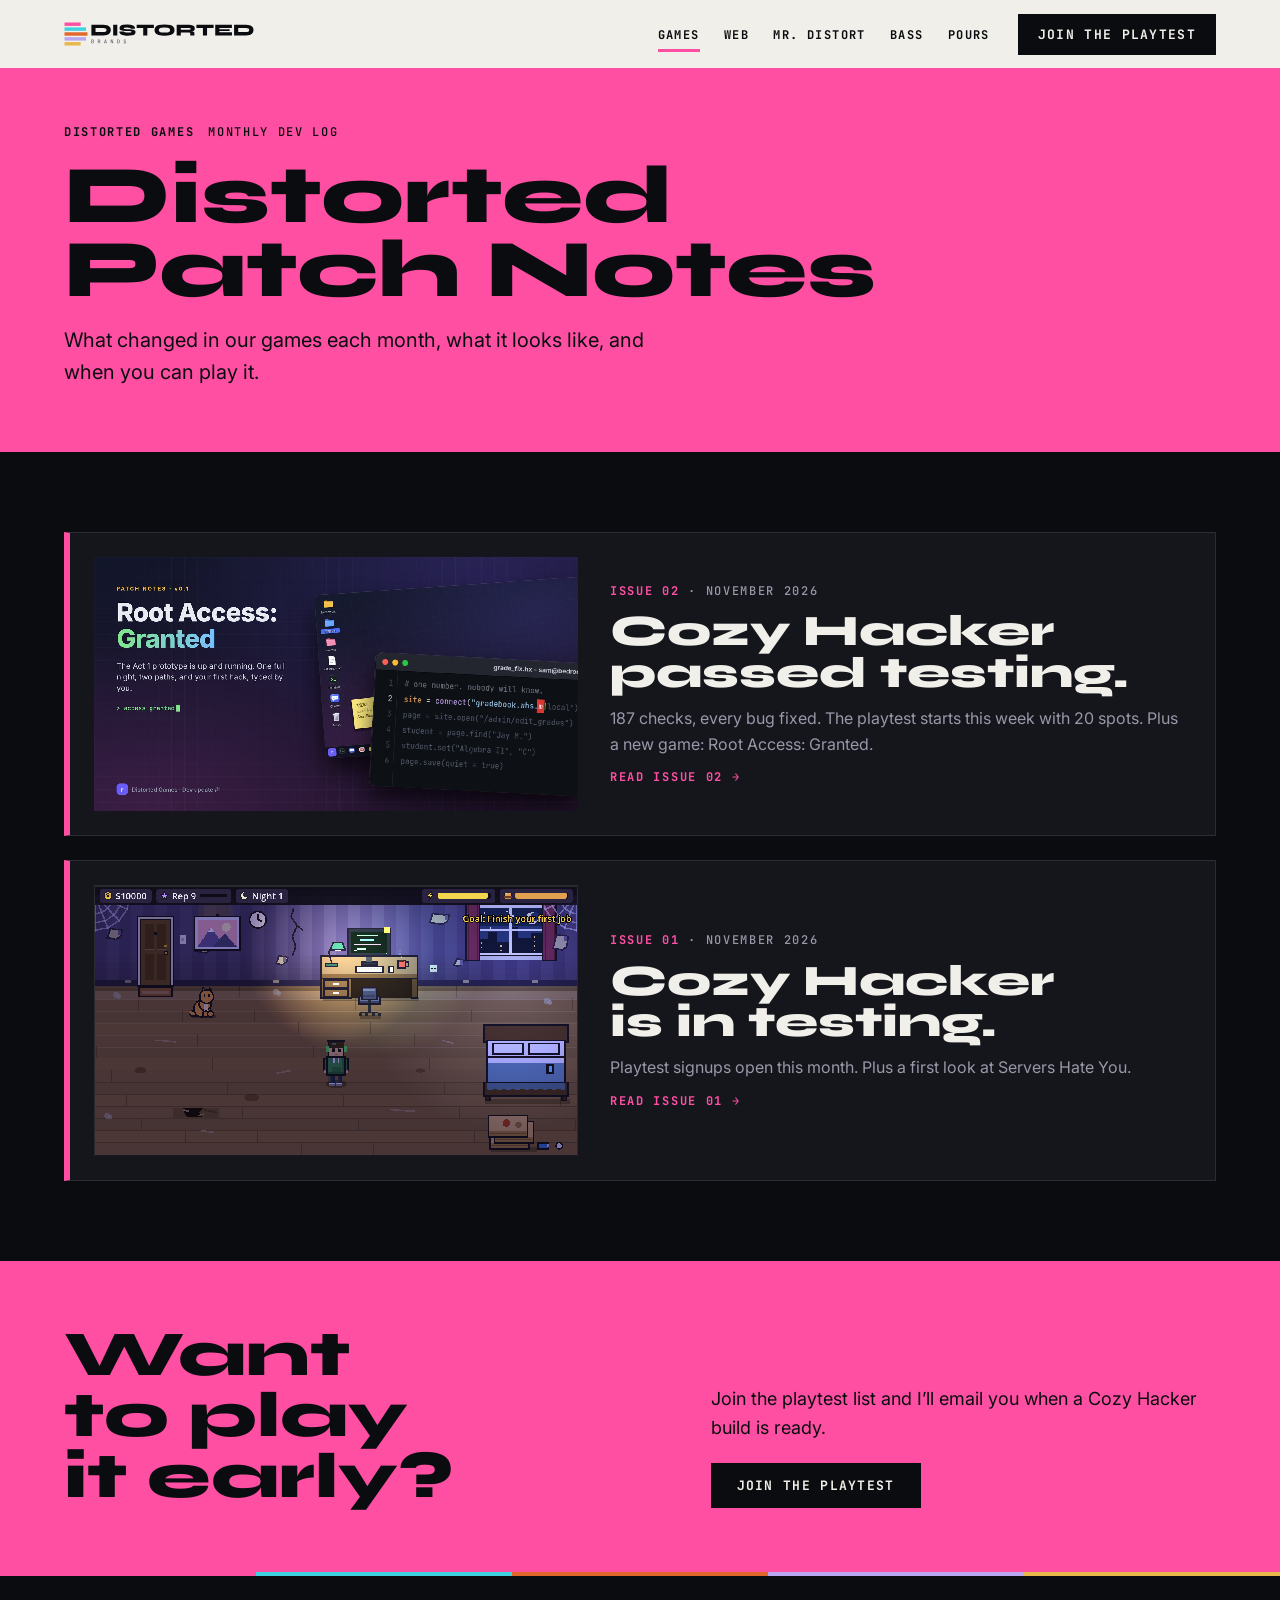
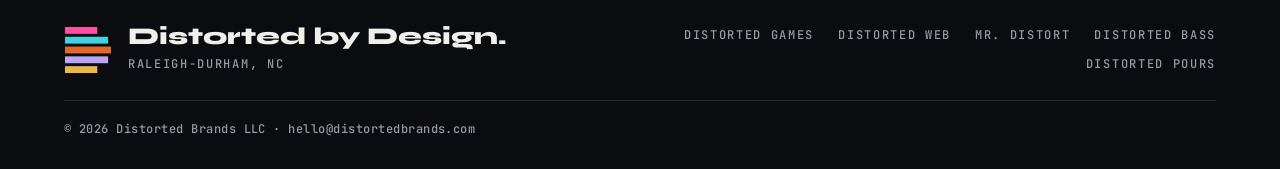
<file: games/patch-notes/index.html>
<!DOCTYPE html>
<html lang="en">
<head>
  <meta charset="UTF-8">
  <meta name="viewport" content="width=device-width, initial-scale=1, viewport-fit=cover">
  <title>Distorted Patch Notes · Distorted Games</title>
  <meta name="description" content="Distorted Patch Notes: the monthly dev log from Distorted Games. Build updates, screenshots and playtest news.">
  <meta name="theme-color" content="#FF4FA3">
  <link rel="canonical" href="https://distortedbrands.com/games/patch-notes/">
  <meta property="og:type" content="website">
  <meta property="og:title" content="Distorted Patch Notes · Distorted Games">
  <meta property="og:description" content="Distorted Patch Notes: the monthly dev log from Distorted Games. Build updates, screenshots and playtest news.">
  <meta property="og:url" content="https://distortedbrands.com/games/patch-notes/">
  <meta property="og:image" content="https://distortedbrands.com/assets/social/distorted-games-link-preview.png">
  <meta property="og:site_name" content="Distorted Brands">
  <meta property="og:locale" content="en_US">
  <meta property="og:image:width" content="1200">
  <meta property="og:image:height" content="630">
  <meta property="og:image:alt" content="Distorted Games logo">
  <meta name="twitter:card" content="summary_large_image">
  <link rel="icon" href="/favicon.ico" sizes="any">
  <link rel="icon" href="/assets/icon.svg" type="image/svg+xml">
  <link rel="apple-touch-icon" href="/assets/apple-touch-icon.png">
  <link rel="preconnect" href="https://fonts.googleapis.com"><link rel="preconnect" href="https://fonts.gstatic.com" crossorigin><link href="https://fonts.googleapis.com/css2?family=Syne:wght@700;800&family=Inter:wght@400;500;600&family=JetBrains+Mono:wght@500;700&display=swap" rel="stylesheet">
  <link rel="stylesheet" href="/css/site.css">
</head>
<body>
<a class="skip" href="#main">Skip to content</a>
<header class="site-nav">
  <div class="wrap">
    <a class="logo" href="/" aria-label="Distorted Brands home"><img src="/assets/logos/distorted-brands-horizontal-color-on-light.svg" alt="Distorted Brands" width="190" height="24"></a>
    <button class="menu-btn" type="button" aria-expanded="false" aria-controls="menu"><span></span><span></span><span></span><b class="sr">Menu</b></button>
    <nav id="menu" aria-label="Main">
      <ul><li><a href="/games/" style="--c:#FF4FA3" aria-current="page">Games</a></li><li><a href="/web/" style="--c:#3FD3E0">Web</a></li><li><a href="/mr-distort/" style="--c:#E2672A">Mr. Distort</a></li><li><a href="/bass/" style="--c:#B9A7F2">Bass</a></li><li><a href="/pours/" style="--c:#E8B84A">Pours</a></li></ul>
      <button class="btn" type="button" data-open="updates">Join the playtest</button>
    </nav>
  </div>
</header>
<main id="main">
<section class="pn-head" style="--c:#FF4FA3">
  <div class="wrap">
    <p class="mono pn-meta"><b>Distorted Games</b><span>Monthly dev log</span></p>
    <h1>Distorted Patch Notes</h1>
    <p class="pn-dek">What changed in our games each month, what it looks like, and when you can play it.</p>
  </div>
</section>
<section class="block">
  <div class="wrap">
    <ol class="pn-list" reversed>
      <li><a href="/games/patch-notes/2/">
        <img src="/assets/patch-notes/02/ra-header.jpg" alt="" width="1600" height="840">
        <div><p class="mono"><b>Issue 02</b> · November 2026</p><h2>Cozy Hacker passed testing.</h2><p>187 checks, every bug fixed. The playtest starts this week with 20 spots. Plus a new game: Root Access: Granted.</p><span class="mono pn-read">Read issue 02 &rarr;</span></div>
      </a></li>
      <li><a href="/games/patch-notes/1/">
        <img src="/assets/patch-notes/01/ch-bedroom.png" alt="" width="1285" height="719">
        <div><p class="mono"><b>Issue 01</b> · November 2026</p><h2>Cozy Hacker is in testing.</h2><p>Playtest signups open this month. Plus a first look at Servers Hate You.</p><span class="mono pn-read">Read issue 01 &rarr;</span></div>
      </a></li>
    </ol>
  </div>
</section>
<section class="cta" style="--c:#FF4FA3">
  <div class="wrap">
    <h2>Want to play it early?</h2>
    <div><p>Join the playtest list and I&rsquo;ll email you when a Cozy Hacker build is ready.</p><button class="btn " type="button" data-open="updates">Join the playtest</button></div>
  </div>
</section>
</main>
<dialog class="modal" id="updates" aria-labelledby="updates-title" style="--c:#FF4FA3;--deep:#B8236F">
  <div class="modal-head">
    <img src="/assets/icons/distorted-games-icon-controller-black.svg" alt="" width="40" height="40">
    <div><span class="mono">Distorted Games · Playtest</span><h2 id="updates-title">Play it first.</h2></div>
    <button class="modal-x" type="button" data-close aria-label="Close">×</button>
  </div>
  <div class="modal-body">
    <form name="games-playtest" method="POST" action="/thanks/" data-netlify="true" netlify-honeypot="bot-field" class="mform">
      <input type="hidden" name="form-name" value="games-playtest">
      <input type="hidden" name="subject" value="New Distorted Games playtest signup">
      <p class="hp"><label>Leave this empty <input name="bot-field"></label></p>
      <p class="intro full">The Cozy Hacker playtest has 20 spots, first come, first served. Leave your info and I'll email you your playtest build. This isn't a mailing list.</p>
      <label for="pt-name"><span class="mono">First name</span><input id="pt-name" name="first-name" type="text" autocomplete="given-name"></label><label for="pt-email"><span class="mono">Email <i aria-hidden="true">*</i></span><input id="pt-email" name="email" type="email" required autocomplete="email"></label><input type="hidden" name="game" value="Cozy Hacker"><label for="pt-handle" class="full"><span class="mono">Discord, Twitch or Instagram handle (optional)</span><input id="pt-handle" name="handle" type="text"></label><p class="fine full">I'll only email you about playtests.</p>
      <div class="full mform-foot"><button class="btn light" type="submit">Sign me up</button><p class="mform-status" role="status" aria-live="polite"></p></div>
    </form>
    <div class="done" hidden>
      <h3>You're on the playtest list.</h3><p>I'll email you when there's a build to play.</p>
      <button class="btn light" type="button" data-close>Close</button>
    </div>
  </div>
</dialog>
<div class="spec" aria-hidden="true"><i></i><i></i><i></i><i></i><i></i></div>
<footer class="site-foot">
  <div class="wrap">
    <div class="foot-id">
      <img src="/assets/logos/distorted-brands-mark-color-on-dark.svg" alt="" width="48" height="48">
      <div><strong>Distorted by Design.</strong><span class="mono fog">Raleigh-Durham, NC</span></div>
    </div>
    <nav class="foot-links mono" aria-label="Brands"><a href="/games/">Distorted Games</a><a href="/web/">Distorted Web</a><a href="/mr-distort/">Mr. Distort</a><a href="/bass/">Distorted Bass</a><a href="/pours/">Distorted Pours</a></nav>
    <p class="mono fog legal">© 2026 Distorted Brands LLC · <a href="mailto:hello@distortedbrands.com">hello@distortedbrands.com</a></p>
  </div>
</footer>
<script src="/js/site.js"></script>
</body>
</html>
</file>
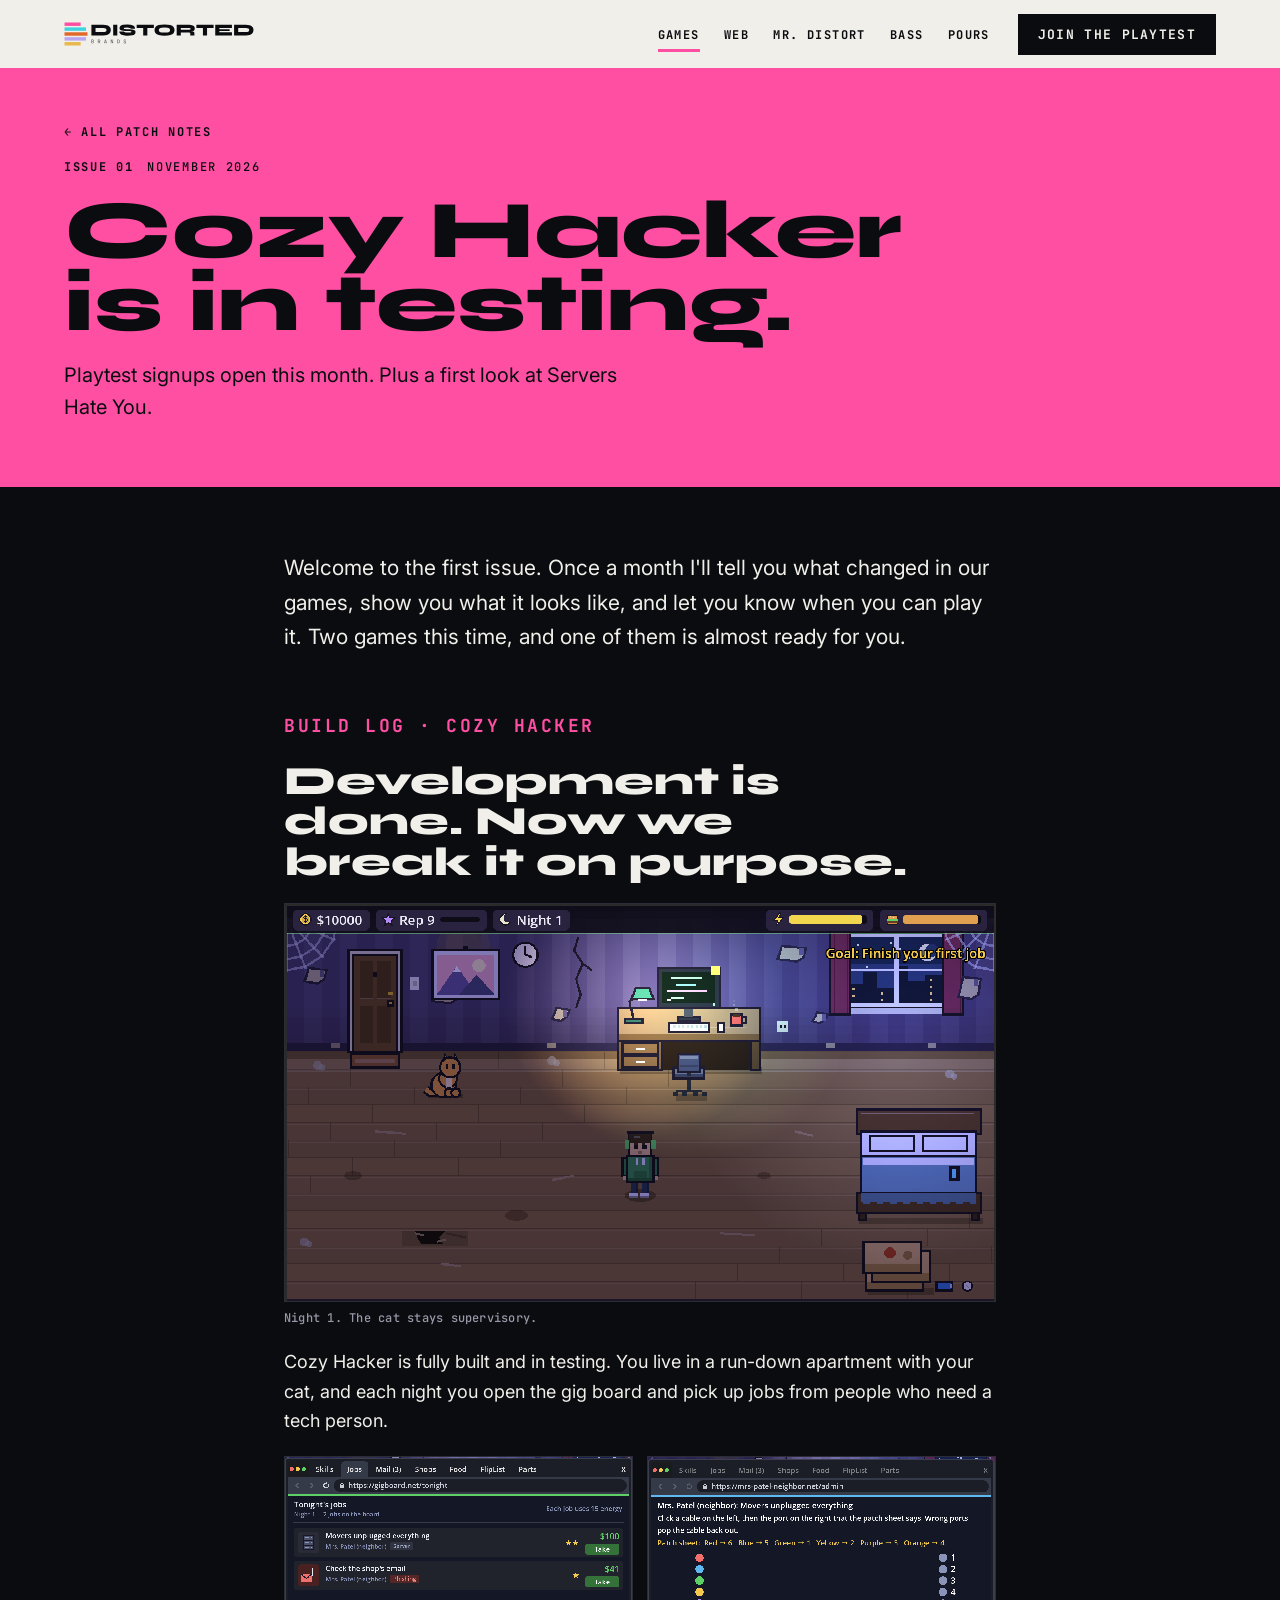
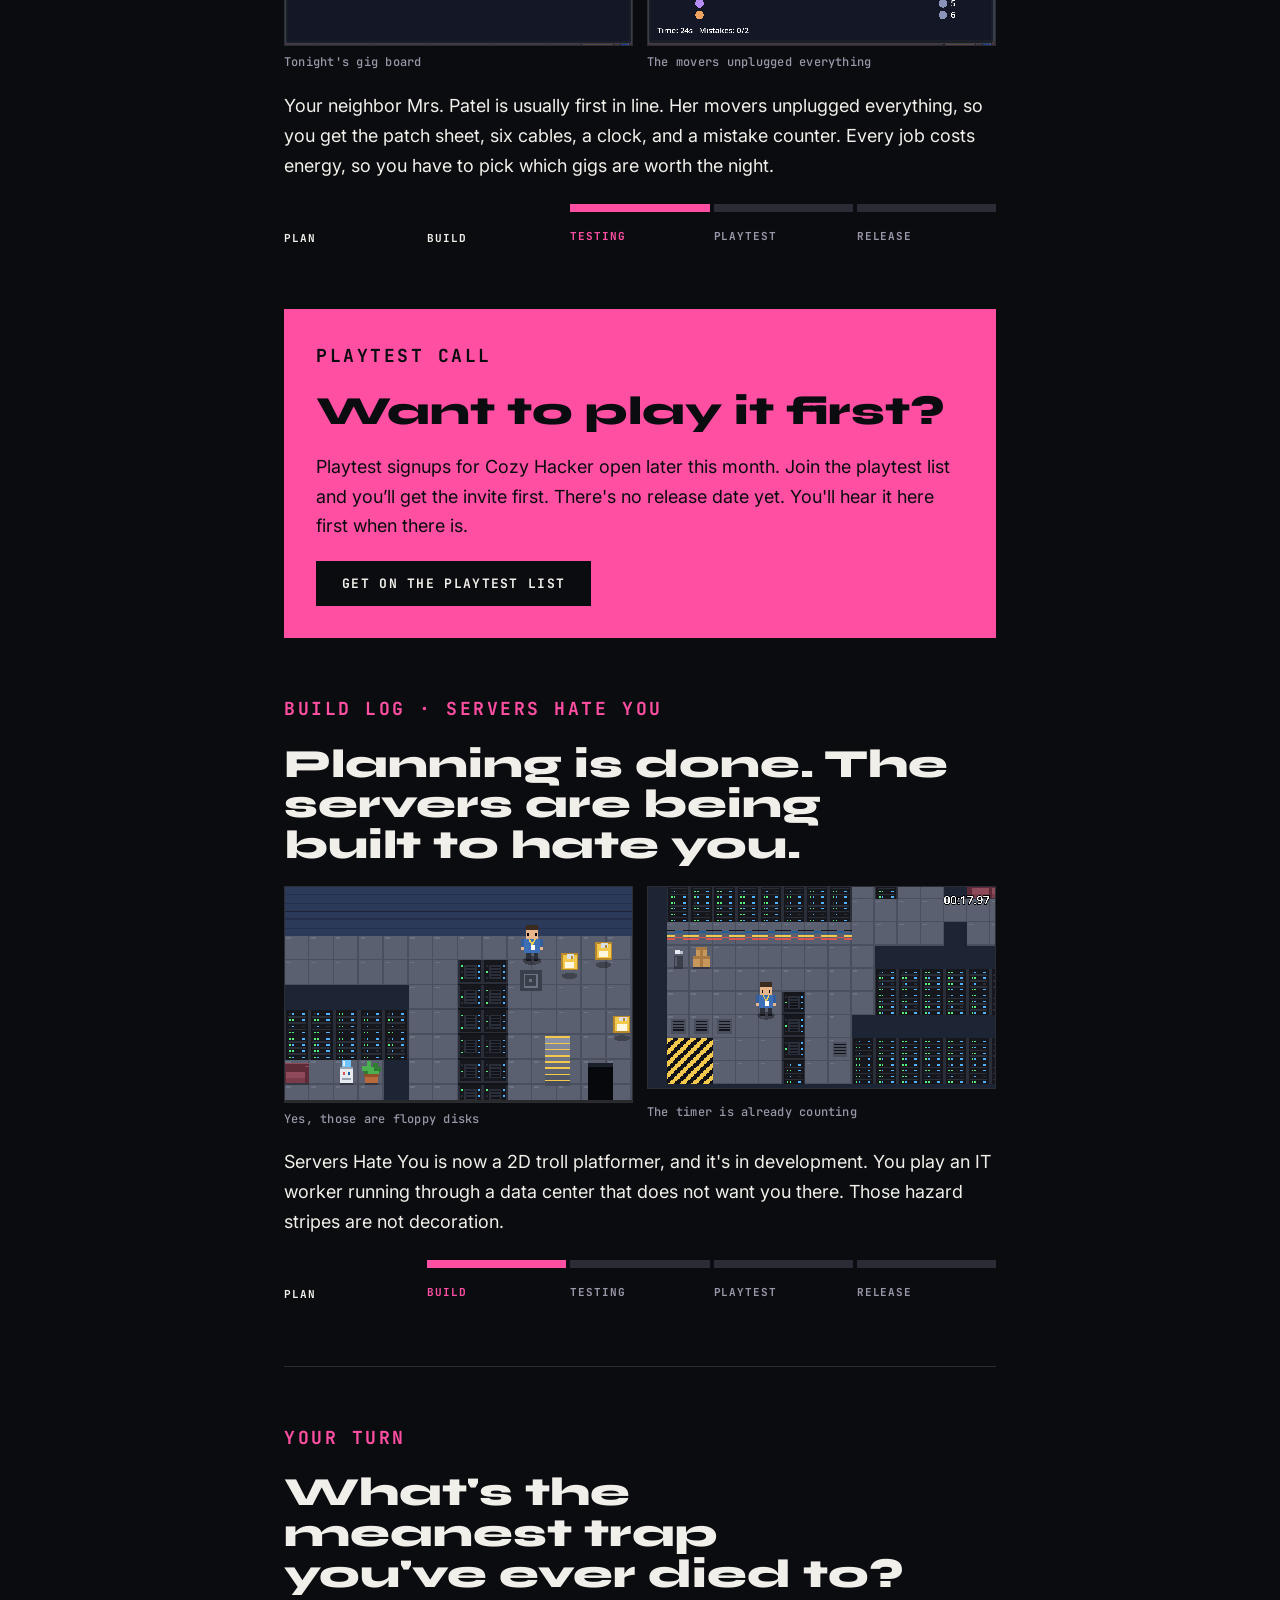
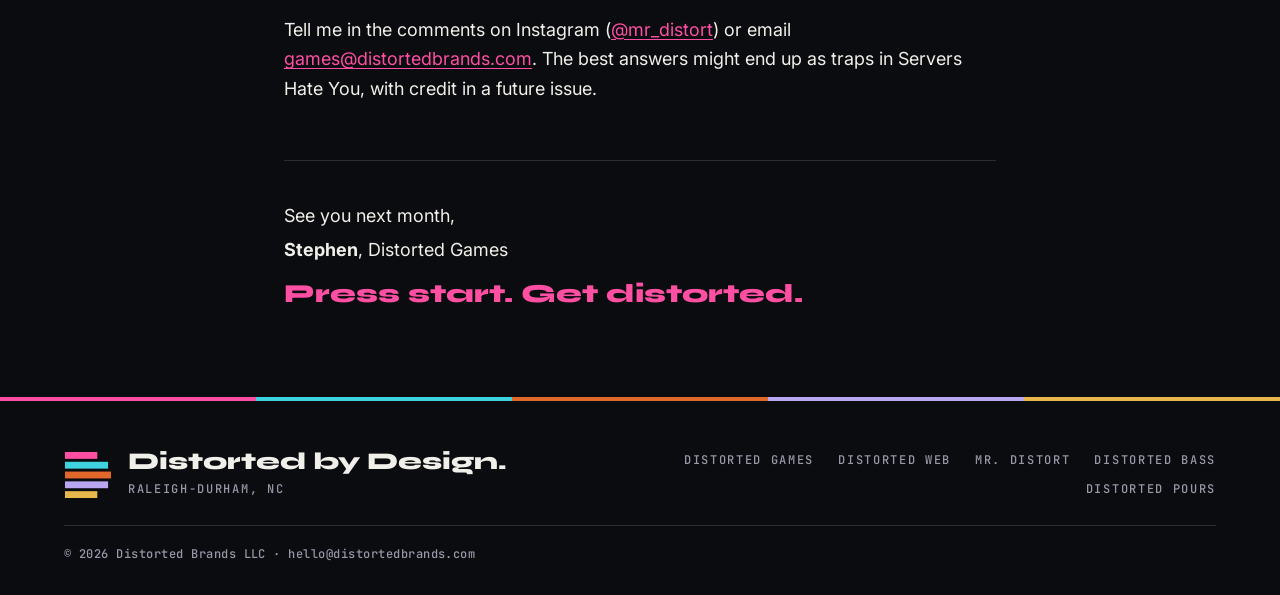
<file: games/patch-notes/1/index.html>
<!DOCTYPE html>
<html lang="en">
<head>
  <meta charset="UTF-8">
  <meta name="viewport" content="width=device-width, initial-scale=1, viewport-fit=cover">
  <title>Patch Notes #1: Cozy Hacker is in testing · Distorted Games</title>
  <meta name="description" content="Cozy Hacker is fully built and in testing, with playtest signups this month. Plus a first look at Servers Hate You.">
  <meta name="theme-color" content="#FF4FA3">
  <link rel="canonical" href="https://distortedbrands.com/games/patch-notes/1/">
  <meta property="og:type" content="article">
  <meta property="og:title" content="Patch Notes #1: Cozy Hacker is in testing · Distorted Games">
  <meta property="og:description" content="Cozy Hacker is fully built and in testing, with playtest signups this month. Plus a first look at Servers Hate You.">
  <meta property="og:url" content="https://distortedbrands.com/games/patch-notes/1/">
  <meta property="og:image" content="https://distortedbrands.com/assets/patch-notes/01/ch-bedroom.png">
  <meta property="og:site_name" content="Distorted Brands">
  <meta property="og:locale" content="en_US">
  <meta property="og:image:alt" content="Cozy Hacker screenshot: a cozy bedroom hacking setup">
  <script type="application/ld+json">{"@context": "https://schema.org", "@type": "BlogPosting", "headline": "Patch Notes #1: Cozy Hacker is in testing", "description": "Cozy Hacker is fully built and in testing, with playtest signups this month. Plus a first look at Servers Hate You.", "image": "https://distortedbrands.com/assets/patch-notes/01/ch-bedroom.png", "datePublished": "2026-11-08", "url": "https://distortedbrands.com/games/patch-notes/1/", "mainEntityOfPage": "https://distortedbrands.com/games/patch-notes/1/", "author": {"@type": "Organization", "name": "Distorted Games", "url": "https://distortedbrands.com/games/"}, "publisher": {"@id": "https://distortedbrands.com/#org"}}</script>
  <meta name="twitter:card" content="summary_large_image">
  <link rel="icon" href="/favicon.ico" sizes="any">
  <link rel="icon" href="/assets/icon.svg" type="image/svg+xml">
  <link rel="apple-touch-icon" href="/assets/apple-touch-icon.png">
  <link rel="preconnect" href="https://fonts.googleapis.com"><link rel="preconnect" href="https://fonts.gstatic.com" crossorigin><link href="https://fonts.googleapis.com/css2?family=Syne:wght@700;800&family=Inter:wght@400;500;600&family=JetBrains+Mono:wght@500;700&display=swap" rel="stylesheet">
  <link rel="stylesheet" href="/css/site.css">
</head>
<body>
<a class="skip" href="#main">Skip to content</a>
<header class="site-nav">
  <div class="wrap">
    <a class="logo" href="/" aria-label="Distorted Brands home"><img src="/assets/logos/distorted-brands-horizontal-color-on-light.svg" alt="Distorted Brands" width="190" height="24"></a>
    <button class="menu-btn" type="button" aria-expanded="false" aria-controls="menu"><span></span><span></span><span></span><b class="sr">Menu</b></button>
    <nav id="menu" aria-label="Main">
      <ul><li><a href="/games/" style="--c:#FF4FA3" aria-current="page">Games</a></li><li><a href="/web/" style="--c:#3FD3E0">Web</a></li><li><a href="/mr-distort/" style="--c:#E2672A">Mr. Distort</a></li><li><a href="/bass/" style="--c:#B9A7F2">Bass</a></li><li><a href="/pours/" style="--c:#E8B84A">Pours</a></li></ul>
      <button class="btn" type="button" data-open="updates">Join the playtest</button>
    </nav>
  </div>
</header>
<main id="main">
<section class="pn-head" style="--c:#FF4FA3">
  <div class="wrap">
    <a class="mono pn-back" href="/games/patch-notes/">&larr; All Patch Notes</a>
    <p class="mono pn-meta"><b>Issue 01</b><span>November 2026</span></p>
    <h1>Cozy Hacker is in testing.</h1>
    <p class="pn-dek">Playtest signups open this month. Plus a first look at Servers Hate You.</p>
  </div>
</section>
<article class="pn">
  <div class="pn-col">
    <p class="pn-lede">Welcome to the first issue. Once a month I'll tell you what changed in our games, show you what it looks like, and let you know when you can play it. Two games this time, and one of them is almost ready for you.</p>

    <section class="pn-sec">
      <p class="mono pn-label">Build log · Cozy Hacker</p>
      <h2>Development is done. Now we break it on purpose.</h2>
      <figure><img src="/assets/patch-notes/01/ch-bedroom.png" alt="Pixel-art bedroom at night: a desk with a glowing monitor, an orange cat, a bed, and a city view through the window" width="1285" height="719" loading="lazy"><figcaption class="mono">Night 1. The cat stays supervisory.</figcaption></figure>
      <p>Cozy Hacker is fully built and in testing. You live in a run-down apartment with your cat, and each night you open the gig board and pick up jobs from people who need a tech person.</p>
      <div class="pn-pair">
        <figure><img src="/assets/patch-notes/01/ch-jobs.png" alt="In-game gig board listing two jobs from Mrs. Patel: a server job and a phishing email check" width="1148" height="620" loading="lazy"><figcaption class="mono">Tonight's gig board</figcaption></figure>
        <figure><img src="/assets/patch-notes/01/ch-patch-cables.png" alt="Cable-patching puzzle: six colored cables matched to numbered ports using a patch sheet" width="1152" height="625" loading="lazy"><figcaption class="mono">The movers unplugged everything</figcaption></figure>
      </div>
      <p>Your neighbor Mrs. Patel is usually first in line. Her movers unplugged everything, so you get the patch sheet, six cables, a clock, and a mistake counter. Every job costs energy, so you have to pick which gigs are worth the night.</p>
      <ol class="pn-track" aria-label="Cozy Hacker progress"><li class="done">Plan</li><li class="done">Build</li><li class="now">Testing</li><li>Playtest</li><li>Release</li></ol>
    </section>

    <section class="pn-box">
      <p class="mono pn-label">Playtest call</p>
      <h2>Want to play it first?</h2>
      <p>Playtest signups for Cozy Hacker open later this month. Join the playtest list and you&rsquo;ll get the invite first. There's no release date yet. You'll hear it here first when there is.</p>
      <button class="btn light" type="button" data-open="updates">Get on the playtest list</button>
    </section>

    <section class="pn-sec">
      <p class="mono pn-label">Build log · Servers Hate You</p>
      <h2>Planning is done. The servers are being built to hate you.</h2>
      <div class="pn-pair">
        <figure><img src="/assets/patch-notes/01/shy-server-room.png" alt="Top-down pixel server room with an IT worker, rows of server racks and yellow floppy disks on the floor" width="896" height="554" loading="lazy"><figcaption class="mono">Yes, those are floppy disks</figcaption></figure>
        <figure><img src="/assets/patch-notes/01/shy-speedrun.png" alt="The IT worker in a corridor of server racks next to a hazard-striped floor, with a run timer reading 00:17.97" width="961" height="556" loading="lazy"><figcaption class="mono">The timer is already counting</figcaption></figure>
      </div>
      <p>Servers Hate You is now a 2D troll platformer, and it's in development. You play an IT worker running through a data center that does not want you there. Those hazard stripes are not decoration.</p>
      <ol class="pn-track" aria-label="Servers Hate You progress"><li class="done">Plan</li><li class="now">Build</li><li>Testing</li><li>Playtest</li><li>Release</li></ol>
    </section>

    <section class="pn-sec">
      <p class="mono pn-label">Your turn</p>
      <h2>What's the meanest trap you've ever died to?</h2>
      <p>Tell me in the comments on Instagram (<a class="pn-link" href="https://www.instagram.com/mr_distort/">@mr_distort</a>) or email <a class="pn-link" href="mailto:games@distortedbrands.com">games@distortedbrands.com</a>. The best answers might end up as traps in Servers Hate You, with credit in a future issue.</p>
    </section>

    <section class="pn-sign">
      <p>See you next month,</p>
      <p><b>Stephen</b>, Distorted Games</p>
      <p class="pn-tag">Press start. Get distorted.</p>
    </section>
  </div>
</article>
</main>
<dialog class="modal" id="updates" aria-labelledby="updates-title" style="--c:#FF4FA3;--deep:#B8236F">
  <div class="modal-head">
    <img src="/assets/icons/distorted-games-icon-controller-black.svg" alt="" width="40" height="40">
    <div><span class="mono">Distorted Games · Playtest</span><h2 id="updates-title">Play it first.</h2></div>
    <button class="modal-x" type="button" data-close aria-label="Close">×</button>
  </div>
  <div class="modal-body">
    <form name="games-playtest" method="POST" action="/thanks/" data-netlify="true" netlify-honeypot="bot-field" class="mform">
      <input type="hidden" name="form-name" value="games-playtest">
      <input type="hidden" name="subject" value="New Distorted Games playtest signup">
      <p class="hp"><label>Leave this empty <input name="bot-field"></label></p>
      <p class="intro full">The Cozy Hacker playtest has 20 spots, first come, first served. Leave your info and I'll email you your playtest build. This isn't a mailing list.</p>
      <label for="pt-name"><span class="mono">First name</span><input id="pt-name" name="first-name" type="text" autocomplete="given-name"></label><label for="pt-email"><span class="mono">Email <i aria-hidden="true">*</i></span><input id="pt-email" name="email" type="email" required autocomplete="email"></label><input type="hidden" name="game" value="Cozy Hacker"><label for="pt-handle" class="full"><span class="mono">Discord, Twitch or Instagram handle (optional)</span><input id="pt-handle" name="handle" type="text"></label><p class="fine full">I'll only email you about playtests.</p>
      <div class="full mform-foot"><button class="btn light" type="submit">Sign me up</button><p class="mform-status" role="status" aria-live="polite"></p></div>
    </form>
    <div class="done" hidden>
      <h3>You're on the playtest list.</h3><p>I'll email you when there's a build to play.</p>
      <button class="btn light" type="button" data-close>Close</button>
    </div>
  </div>
</dialog>
<div class="spec" aria-hidden="true"><i></i><i></i><i></i><i></i><i></i></div>
<footer class="site-foot">
  <div class="wrap">
    <div class="foot-id">
      <img src="/assets/logos/distorted-brands-mark-color-on-dark.svg" alt="" width="48" height="48">
      <div><strong>Distorted by Design.</strong><span class="mono fog">Raleigh-Durham, NC</span></div>
    </div>
    <nav class="foot-links mono" aria-label="Brands"><a href="/games/">Distorted Games</a><a href="/web/">Distorted Web</a><a href="/mr-distort/">Mr. Distort</a><a href="/bass/">Distorted Bass</a><a href="/pours/">Distorted Pours</a></nav>
    <p class="mono fog legal">© 2026 Distorted Brands LLC · <a href="mailto:hello@distortedbrands.com">hello@distortedbrands.com</a></p>
  </div>
</footer>
<script src="/js/site.js"></script>
</body>
</html>
</file>
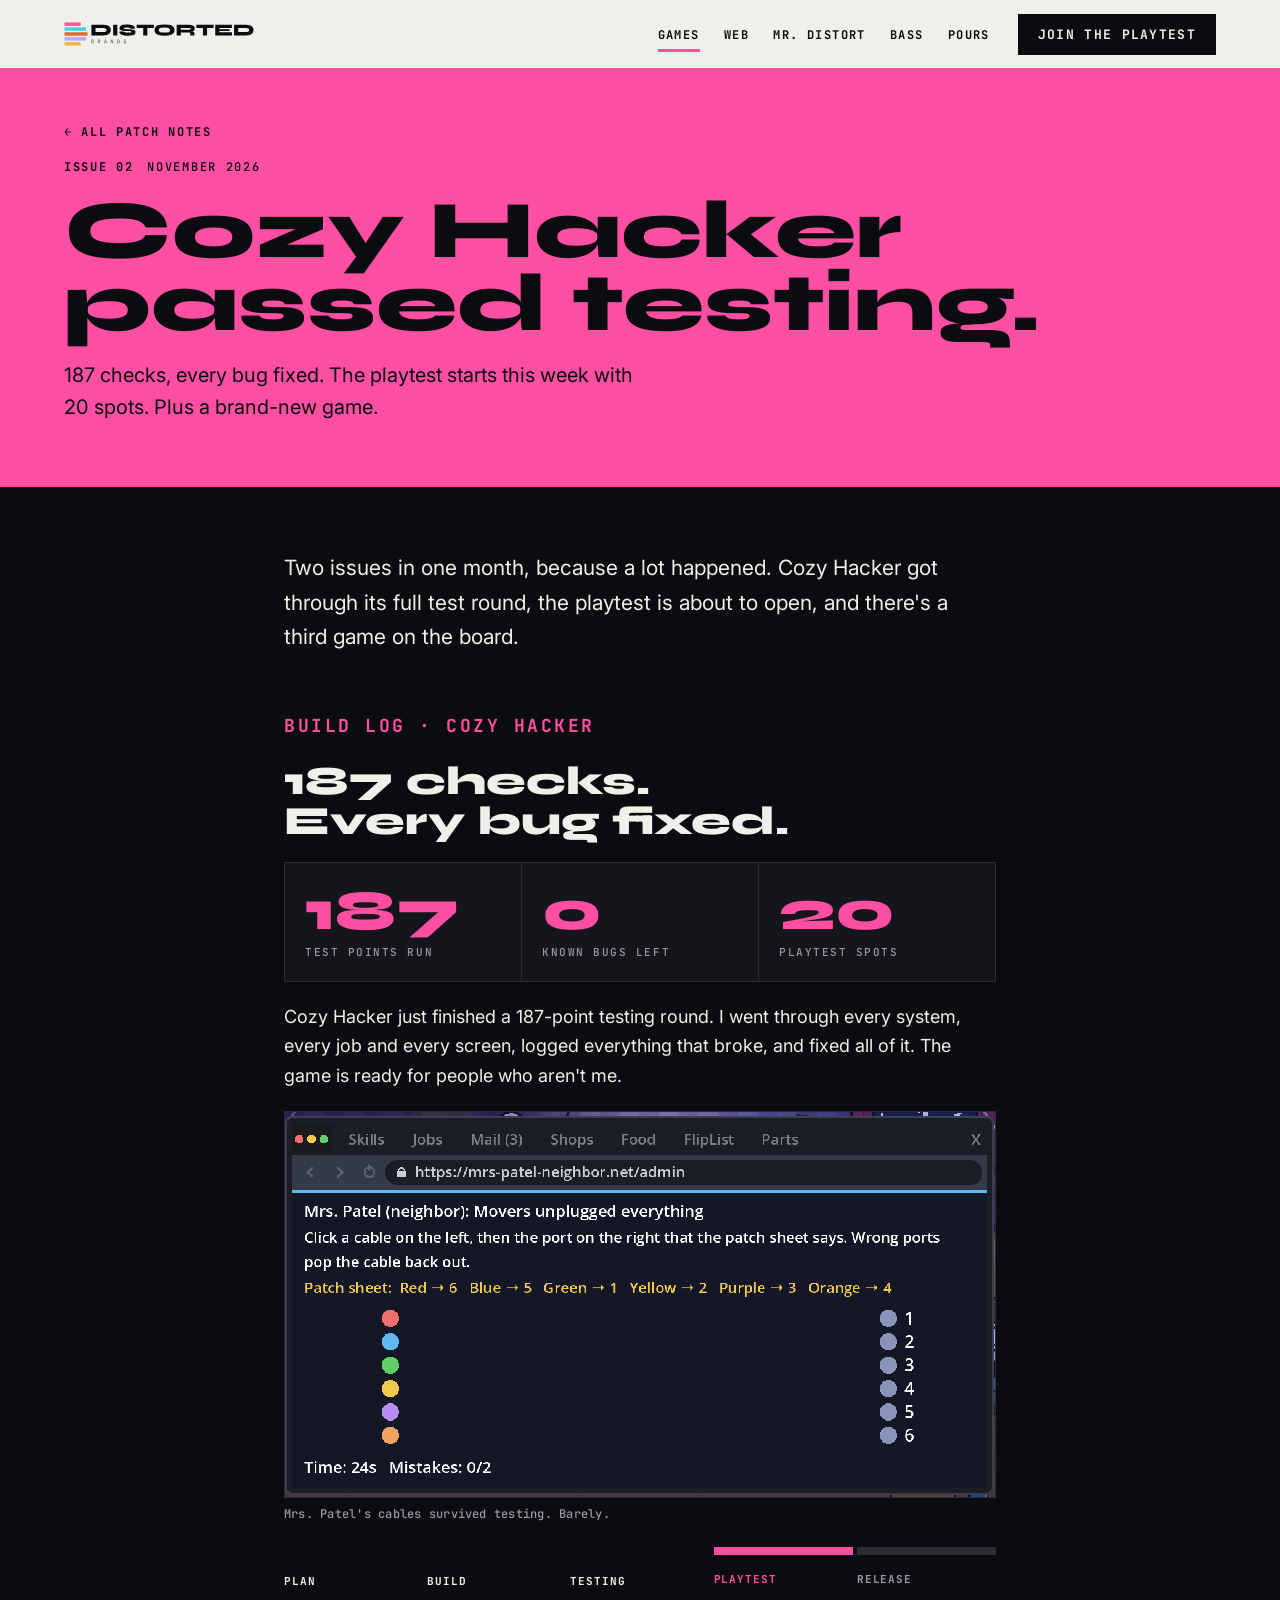
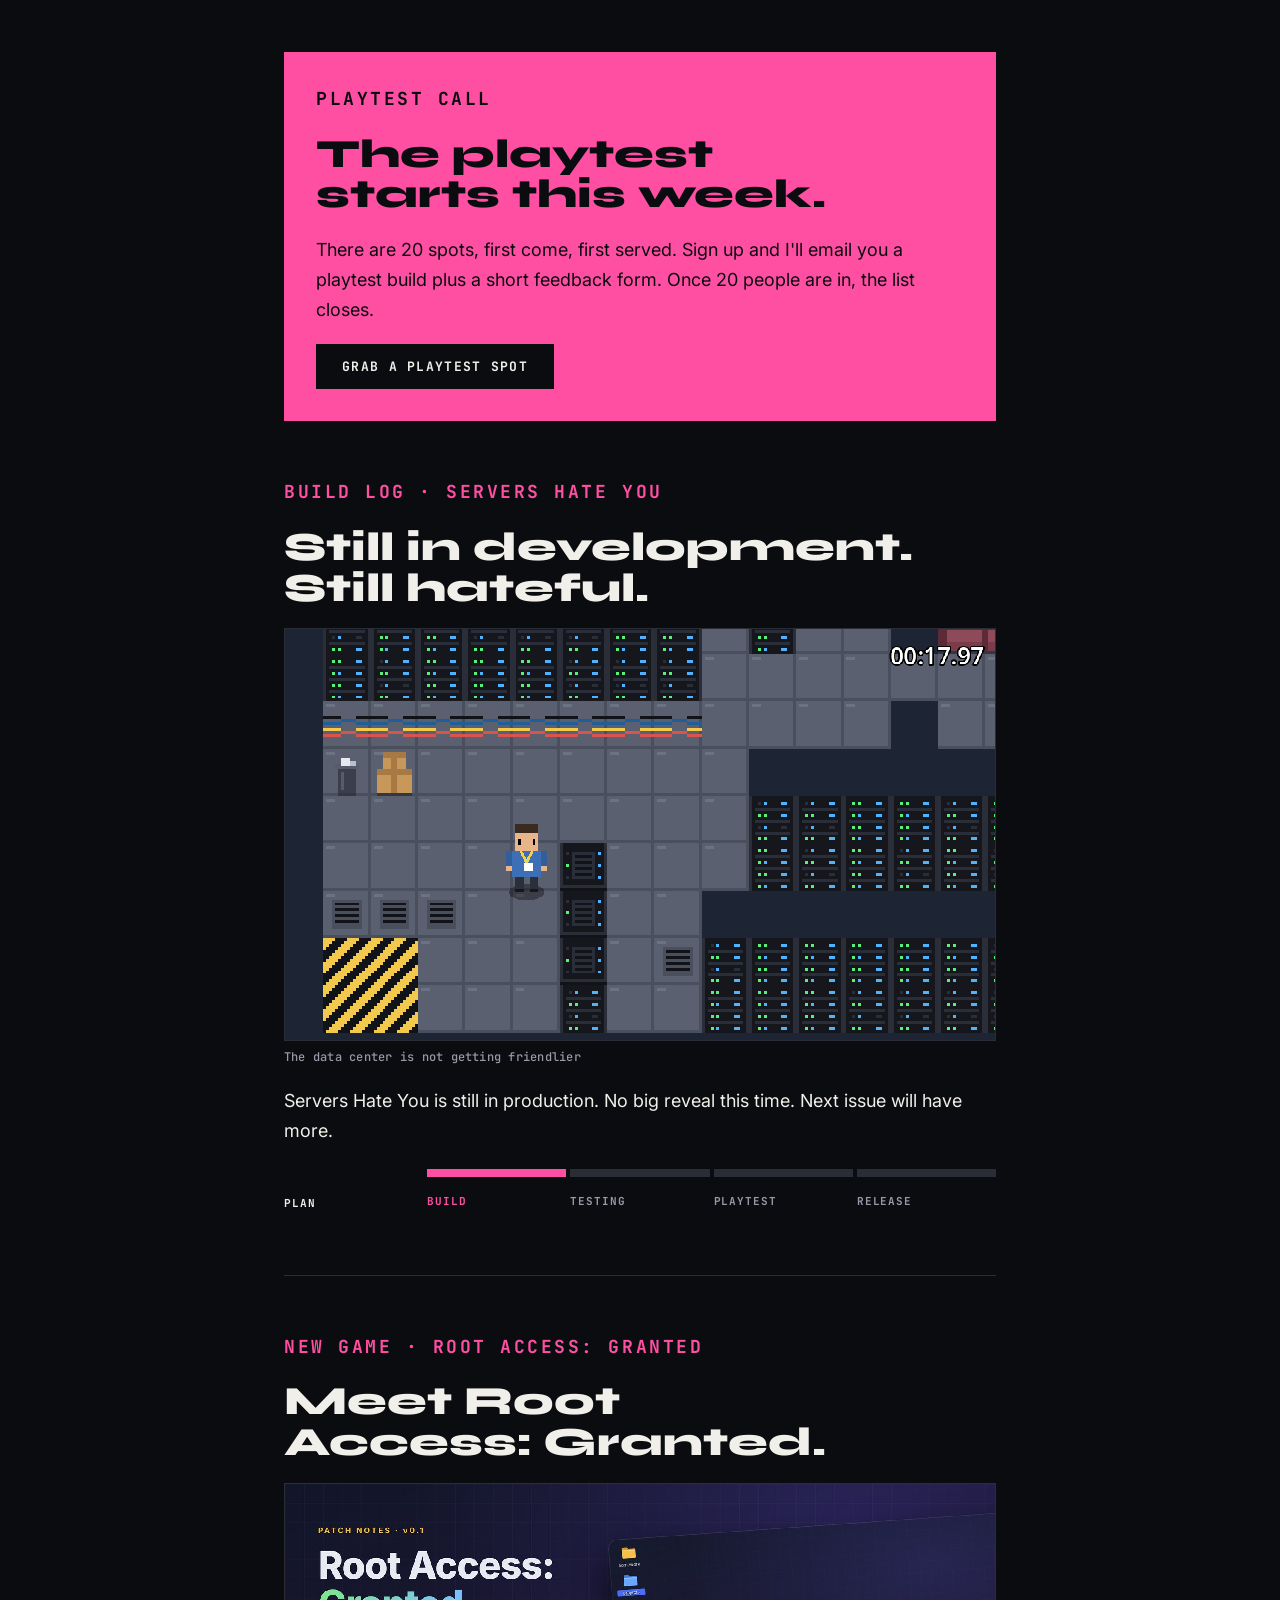
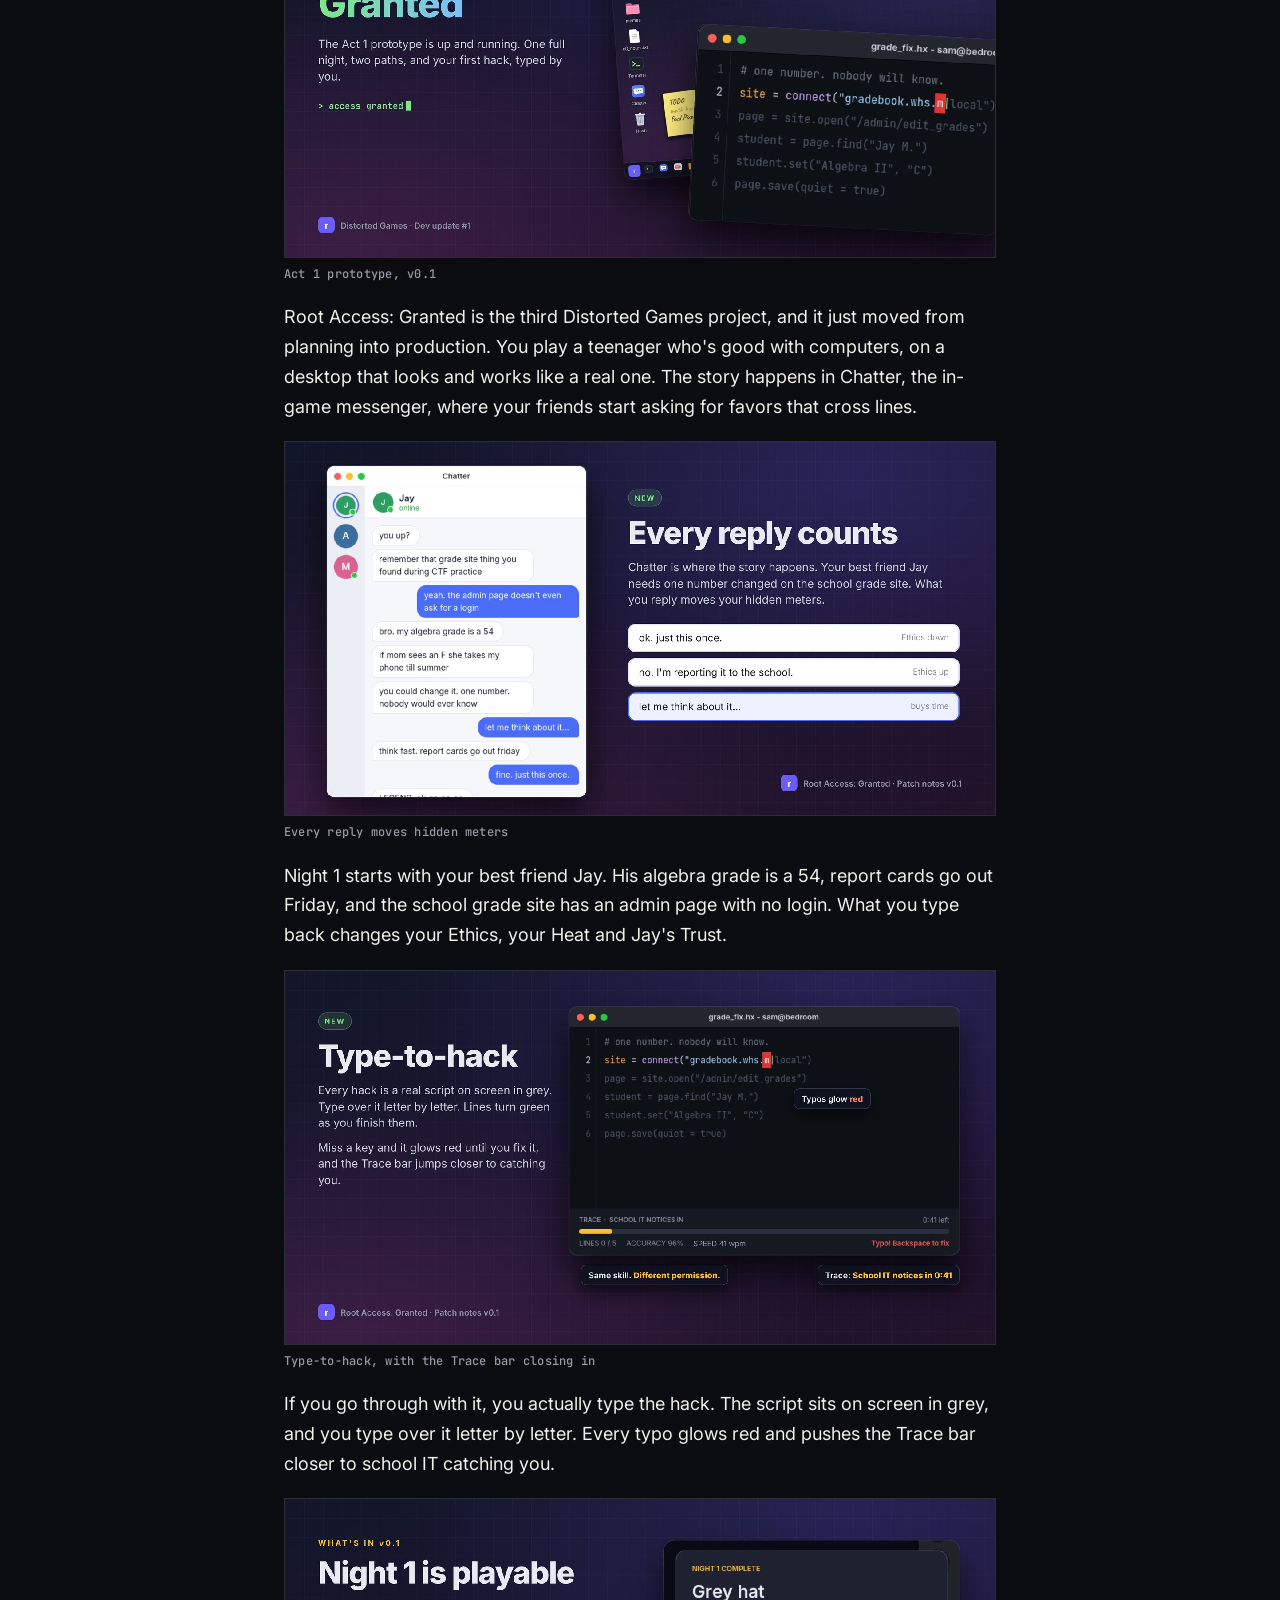
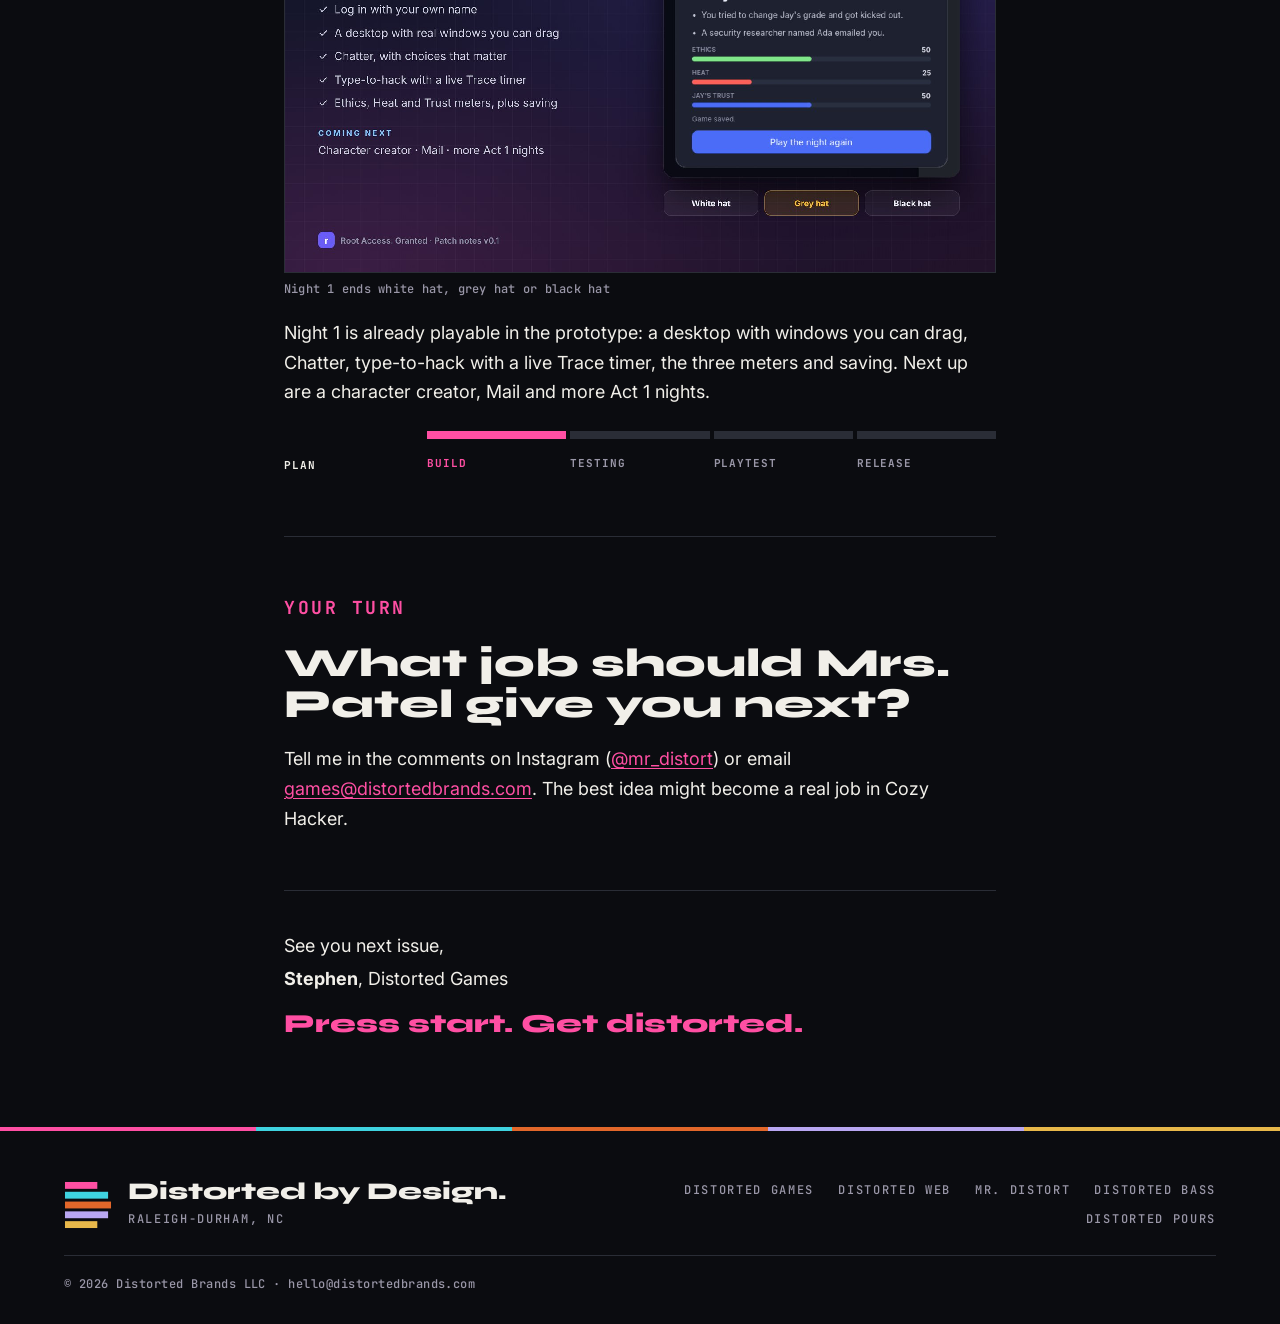
<file: games/patch-notes/2/index.html>
<!DOCTYPE html>
<html lang="en">
<head>
  <meta charset="UTF-8">
  <meta name="viewport" content="width=device-width, initial-scale=1, viewport-fit=cover">
  <title>Patch Notes #2: Cozy Hacker passed testing · Distorted Games</title>
  <meta name="description" content="Cozy Hacker cleared its 187-point test round with every bug fixed. The playtest starts this week with 20 spots. Plus a new game: Root Access: Granted.">
  <meta name="theme-color" content="#FF4FA3">
  <link rel="canonical" href="https://distortedbrands.com/games/patch-notes/2/">
  <meta property="og:type" content="article">
  <meta property="og:title" content="Patch Notes #2: Cozy Hacker passed testing · Distorted Games">
  <meta property="og:description" content="Cozy Hacker cleared its 187-point test round with every bug fixed. The playtest starts this week with 20 spots. Plus a new game: Root Access: Granted.">
  <meta property="og:url" content="https://distortedbrands.com/games/patch-notes/2/">
  <meta property="og:image" content="https://distortedbrands.com/assets/patch-notes/01/ch-patch-cables.png">
  <meta property="og:site_name" content="Distorted Brands">
  <meta property="og:locale" content="en_US">
  <meta property="og:image:alt" content="Cozy Hacker screenshot: the cable-patching puzzle">
  <script type="application/ld+json">{"@context": "https://schema.org", "@type": "BlogPosting", "headline": "Patch Notes #2: Cozy Hacker passed testing", "description": "Cozy Hacker cleared its 187-point test round with every bug fixed. The playtest starts this week with 20 spots. Plus a new game: Root Access: Granted.", "image": "https://distortedbrands.com/assets/patch-notes/01/ch-patch-cables.png", "datePublished": "2026-11-14", "url": "https://distortedbrands.com/games/patch-notes/2/", "mainEntityOfPage": "https://distortedbrands.com/games/patch-notes/2/", "author": {"@type": "Organization", "name": "Distorted Games", "url": "https://distortedbrands.com/games/"}, "publisher": {"@id": "https://distortedbrands.com/#org"}}</script>
  <meta name="twitter:card" content="summary_large_image">
  <link rel="icon" href="/favicon.ico" sizes="any">
  <link rel="icon" href="/assets/icon.svg" type="image/svg+xml">
  <link rel="apple-touch-icon" href="/assets/apple-touch-icon.png">
  <link rel="preconnect" href="https://fonts.googleapis.com"><link rel="preconnect" href="https://fonts.gstatic.com" crossorigin><link href="https://fonts.googleapis.com/css2?family=Syne:wght@700;800&family=Inter:wght@400;500;600&family=JetBrains+Mono:wght@500;700&display=swap" rel="stylesheet">
  <link rel="stylesheet" href="/css/site.css">
</head>
<body>
<a class="skip" href="#main">Skip to content</a>
<header class="site-nav">
  <div class="wrap">
    <a class="logo" href="/" aria-label="Distorted Brands home"><img src="/assets/logos/distorted-brands-horizontal-color-on-light.svg" alt="Distorted Brands" width="190" height="24"></a>
    <button class="menu-btn" type="button" aria-expanded="false" aria-controls="menu"><span></span><span></span><span></span><b class="sr">Menu</b></button>
    <nav id="menu" aria-label="Main">
      <ul><li><a href="/games/" style="--c:#FF4FA3" aria-current="page">Games</a></li><li><a href="/web/" style="--c:#3FD3E0">Web</a></li><li><a href="/mr-distort/" style="--c:#E2672A">Mr. Distort</a></li><li><a href="/bass/" style="--c:#B9A7F2">Bass</a></li><li><a href="/pours/" style="--c:#E8B84A">Pours</a></li></ul>
      <button class="btn" type="button" data-open="updates">Join the playtest</button>
    </nav>
  </div>
</header>
<main id="main">
<section class="pn-head" style="--c:#FF4FA3">
  <div class="wrap">
    <a class="mono pn-back" href="/games/patch-notes/">&larr; All Patch Notes</a>
    <p class="mono pn-meta"><b>Issue 02</b><span>November 2026</span></p>
    <h1>Cozy Hacker passed testing.</h1>
    <p class="pn-dek">187 checks, every bug fixed. The playtest starts this week with 20 spots. Plus a brand-new game.</p>
  </div>
</section>
<article class="pn">
  <div class="pn-col">
    <p class="pn-lede">Two issues in one month, because a lot happened. Cozy Hacker got through its full test round, the playtest is about to open, and there's a third game on the board.</p>

    <section class="pn-sec">
      <p class="mono pn-label">Build log · Cozy Hacker</p>
      <h2>187 checks. Every bug fixed.</h2>
      <div class="pn-stats"><div><b>187</b><span class="mono">Test points run</span></div><div><b>0</b><span class="mono">Known bugs left</span></div><div><b>20</b><span class="mono">Playtest spots</span></div></div>
      <p>Cozy Hacker just finished a 187-point testing round. I went through every system, every job and every screen, logged everything that broke, and fixed all of it. The game is ready for people who aren't me.</p>
      <figure><img src="/assets/patch-notes/01/ch-patch-cables.png" alt="Cable-patching puzzle: six colored cables matched to numbered ports using a patch sheet" width="1152" height="625" loading="lazy"><figcaption class="mono">Mrs. Patel's cables survived testing. Barely.</figcaption></figure>
      <ol class="pn-track" aria-label="Cozy Hacker progress"><li class="done">Plan</li><li class="done">Build</li><li class="done">Testing</li><li class="now">Playtest</li><li>Release</li></ol>
    </section>

    <section class="pn-box">
      <p class="mono pn-label">Playtest call</p>
      <h2>The playtest starts this week.</h2>
      <p>There are 20 spots, first come, first served. Sign up and I'll email you a playtest build plus a short feedback form. Once 20 people are in, the list closes.</p>
      <button class="btn light" type="button" data-open="updates">Grab a playtest spot</button>
    </section>

    <section class="pn-sec">
      <p class="mono pn-label">Build log · Servers Hate You</p>
      <h2>Still in development. Still hateful.</h2>
      <figure><img src="/assets/patch-notes/01/shy-speedrun.png" alt="An IT worker in a corridor of server racks next to a hazard-striped floor, with a run timer" width="961" height="556" loading="lazy"><figcaption class="mono">The data center is not getting friendlier</figcaption></figure>
      <p>Servers Hate You is still in production. No big reveal this time. Next issue will have more.</p>
      <ol class="pn-track" aria-label="Servers Hate You progress"><li class="done">Plan</li><li class="now">Build</li><li>Testing</li><li>Playtest</li><li>Release</li></ol>
    </section>

    <section class="pn-sec" id="root-access">
      <p class="mono pn-label">New game · Root Access: Granted</p>
      <h2>Meet Root Access: Granted.</h2>
      <figure><img src="/assets/patch-notes/02/ra-header.jpg" alt="Root Access: Granted title card: a desktop with folders, a sticky note and a code window titled grade_fix.hx" width="1600" height="840" loading="lazy"><figcaption class="mono">Act 1 prototype, v0.1</figcaption></figure>
      <p>Root Access: Granted is the third Distorted Games project, and it just moved from planning into production. You play a teenager who's good with computers, on a desktop that looks and works like a real one. The story happens in Chatter, the in-game messenger, where your friends start asking for favors that cross lines.</p>
      <figure><img src="/assets/patch-notes/02/ra-choices.jpg" alt="Chatter window: Jay asks the player to change his algebra grade on the school site, with three reply choices" width="1600" height="840" loading="lazy"><figcaption class="mono">Every reply moves hidden meters</figcaption></figure>
      <p>Night 1 starts with your best friend Jay. His algebra grade is a 54, report cards go out Friday, and the school grade site has an admin page with no login. What you type back changes your Ethics, your Heat and Jay's Trust.</p>
      <figure><img src="/assets/patch-notes/02/ra-type-to-hack.jpg" alt="Type-to-hack screen: a grey script being typed over, a typo glowing red and a Trace bar counting down" width="1600" height="840" loading="lazy"><figcaption class="mono">Type-to-hack, with the Trace bar closing in</figcaption></figure>
      <p>If you go through with it, you actually type the hack. The script sits on screen in grey, and you type over it letter by letter. Every typo glows red and pushes the Trace bar closer to school IT catching you.</p>
      <figure><img src="/assets/patch-notes/02/ra-night-1.jpg" alt="Night 1 complete screen showing a Grey hat result with Ethics, Heat and Jay's Trust meters" width="1600" height="840" loading="lazy"><figcaption class="mono">Night 1 ends white hat, grey hat or black hat</figcaption></figure>
      <p>Night 1 is already playable in the prototype: a desktop with windows you can drag, Chatter, type-to-hack with a live Trace timer, the three meters and saving. Next up are a character creator, Mail and more Act 1 nights.</p>
      <ol class="pn-track" aria-label="Root Access: Granted progress"><li class="done">Plan</li><li class="now">Build</li><li>Testing</li><li>Playtest</li><li>Release</li></ol>
    </section>

    <section class="pn-sec">
      <p class="mono pn-label">Your turn</p>
      <h2>What job should Mrs. Patel give you next?</h2>
      <p>Tell me in the comments on Instagram (<a class="pn-link" href="https://www.instagram.com/mr_distort/">@mr_distort</a>) or email <a class="pn-link" href="mailto:games@distortedbrands.com">games@distortedbrands.com</a>. The best idea might become a real job in Cozy Hacker.</p>
    </section>

    <section class="pn-sign">
      <p>See you next issue,</p>
      <p><b>Stephen</b>, Distorted Games</p>
      <p class="pn-tag">Press start. Get distorted.</p>
    </section>
  </div>
</article>
</main>
<dialog class="modal" id="updates" aria-labelledby="updates-title" style="--c:#FF4FA3;--deep:#B8236F">
  <div class="modal-head">
    <img src="/assets/icons/distorted-games-icon-controller-black.svg" alt="" width="40" height="40">
    <div><span class="mono">Distorted Games · Playtest</span><h2 id="updates-title">Play it first.</h2></div>
    <button class="modal-x" type="button" data-close aria-label="Close">×</button>
  </div>
  <div class="modal-body">
    <form name="games-playtest" method="POST" action="/thanks/" data-netlify="true" netlify-honeypot="bot-field" class="mform">
      <input type="hidden" name="form-name" value="games-playtest">
      <input type="hidden" name="subject" value="New Distorted Games playtest signup">
      <p class="hp"><label>Leave this empty <input name="bot-field"></label></p>
      <p class="intro full">The Cozy Hacker playtest has 20 spots, first come, first served. Leave your info and I'll email you your playtest build. This isn't a mailing list.</p>
      <label for="pt-name"><span class="mono">First name</span><input id="pt-name" name="first-name" type="text" autocomplete="given-name"></label><label for="pt-email"><span class="mono">Email <i aria-hidden="true">*</i></span><input id="pt-email" name="email" type="email" required autocomplete="email"></label><input type="hidden" name="game" value="Cozy Hacker"><label for="pt-handle" class="full"><span class="mono">Discord, Twitch or Instagram handle (optional)</span><input id="pt-handle" name="handle" type="text"></label><p class="fine full">I'll only email you about playtests.</p>
      <div class="full mform-foot"><button class="btn light" type="submit">Sign me up</button><p class="mform-status" role="status" aria-live="polite"></p></div>
    </form>
    <div class="done" hidden>
      <h3>You're on the playtest list.</h3><p>I'll email you when there's a build to play.</p>
      <button class="btn light" type="button" data-close>Close</button>
    </div>
  </div>
</dialog>
<div class="spec" aria-hidden="true"><i></i><i></i><i></i><i></i><i></i></div>
<footer class="site-foot">
  <div class="wrap">
    <div class="foot-id">
      <img src="/assets/logos/distorted-brands-mark-color-on-dark.svg" alt="" width="48" height="48">
      <div><strong>Distorted by Design.</strong><span class="mono fog">Raleigh-Durham, NC</span></div>
    </div>
    <nav class="foot-links mono" aria-label="Brands"><a href="/games/">Distorted Games</a><a href="/web/">Distorted Web</a><a href="/mr-distort/">Mr. Distort</a><a href="/bass/">Distorted Bass</a><a href="/pours/">Distorted Pours</a></nav>
    <p class="mono fog legal">© 2026 Distorted Brands LLC · <a href="mailto:hello@distortedbrands.com">hello@distortedbrands.com</a></p>
  </div>
</footer>
<script src="/js/site.js"></script>
</body>
</html>
</file>
<file: css/site.css>
/* Distorted Brands — Look C "Spectrum".
   Parent is mono (ink, graphite, bone, fog). Color arrives only as full-bleed brand bands. */
:root {
  color-scheme: dark;
  --ink: #0B0C10;
  --panel: #14161c;
  --graphite: #2A2D36;
  --bone: #F1EFE9;
  --fog: #9A97A8;
  --games: #FF4FA3;
  --web: #3FD3E0;
  --distort: #E2672A;
  --bass: #B9A7F2;
  --pours: #E8B84A;
  --display: "Syne", "Arial Black", system-ui, sans-serif;
  --body: "Inter", system-ui, -apple-system, "Segoe UI", sans-serif;
  --mono: "JetBrains Mono", ui-monospace, Menlo, monospace;
  --gutter: max(24px, env(safe-area-inset-left, 0px));
}

*, *::before, *::after { box-sizing: border-box; }
html { scroll-behavior: smooth; }
body { margin: 0; background: var(--ink); color: var(--bone); font: 400 16px/1.6 var(--body); -webkit-font-smoothing: antialiased; }
img { display: block; max-width: 100%; height: auto; }
a { color: inherit; text-decoration: none; }
p { margin: 0; }
h1, h2, h3 { margin: 0; font-family: var(--display); font-weight: 800; line-height: .95; text-wrap: balance; }
:focus-visible { outline: 2px solid var(--bone); outline-offset: 3px; }
.wrap { max-width: 1200px; margin: 0 auto; padding-left: var(--gutter); padding-right: max(24px, env(safe-area-inset-right, 0px)); }
.mono { font: 500 12px/1.4 var(--mono); letter-spacing: .14em; text-transform: uppercase; }
.fog { color: var(--fog); }
.sr { position: absolute; width: 1px; height: 1px; overflow: hidden; clip: rect(0 0 0 0); white-space: nowrap; }
.hp, [hidden] { display: none !important; }
.skip { position: absolute; left: -999px; top: 8px; z-index: 50; background: var(--bone); color: var(--ink); padding: 8px 12px; }
.skip:focus { left: 8px; }
.row { display: flex; flex-wrap: wrap; align-items: center; gap: 12px; }

.spec { display: grid; grid-template-columns: repeat(5, 1fr); height: 4px; }
.spec i:nth-child(1) { background: var(--games); }
.spec i:nth-child(2) { background: var(--web); }
.spec i:nth-child(3) { background: var(--distort); }
.spec i:nth-child(4) { background: var(--bass); }
.spec i:nth-child(5) { background: var(--pours); }

/* buttons: square ends, like the bars */
.btn {
  display: inline-flex; align-items: center; justify-content: center;
  padding: 14px 24px; border: 2px solid var(--ink);
  font: 700 13px/1 var(--mono); letter-spacing: .1em; text-transform: uppercase;
  background: var(--ink); color: var(--bone); cursor: pointer;
  transition: background .15s, color .15s;
}
.btn:hover { background: transparent; color: var(--ink); }
.btn.light { background: var(--bone); color: var(--ink); border-color: var(--bone); }
.btn.light:hover { background: transparent; color: var(--bone); }
.btn.ghost { background: transparent; color: var(--bone); border-color: var(--bone); }
.btn.ghost:hover { background: var(--bone); color: var(--ink); }

/* nav */
.site-nav { position: sticky; top: 0; z-index: 20; background: var(--bone); color: var(--ink); padding-top: env(safe-area-inset-top, 0px); }
.site-nav .wrap { display: flex; align-items: center; gap: 24px; min-height: 68px; }
.logo img { width: 190px; }
.site-nav nav { margin-left: auto; display: flex; align-items: center; gap: 28px; }
.site-nav ul { display: flex; gap: 24px; list-style: none; margin: 0; padding: 0; }
.site-nav ul a { font: 700 12px var(--mono); letter-spacing: .12em; text-transform: uppercase; padding-block: 6px; border-bottom: 3px solid transparent; }
.site-nav ul a:hover, .site-nav ul a[aria-current] { border-bottom-color: var(--c); }
.site-nav .btn { padding: 12px 18px; }
.site-nav .btn[aria-current] { background: transparent; color: var(--ink); }
.menu-btn { display: none; margin-left: auto; width: 44px; height: 44px; background: none; border: 0; padding: 10px; cursor: pointer; }
.menu-btn span { display: block; height: 3px; margin-block: 5px; background: var(--ink); }
.menu-btn span:nth-child(1) { width: 66%; } .menu-btn span:nth-child(2) { width: 94%; } .menu-btn span:nth-child(3) { width: 66%; }
@media (max-width: 960px) {
  .menu-btn { display: block; }
  .site-nav nav { display: none; position: absolute; left: 0; right: 0; top: 100%; background: var(--bone); flex-direction: column; align-items: stretch; gap: 0; padding: 8px var(--gutter) 24px; border-top: 1px solid #d6d3cb; }
  .site-nav nav.open { display: flex; }
  .site-nav ul { flex-direction: column; gap: 0; }
  .site-nav ul a { display: block; padding: 14px 0 14px 14px; border-bottom: 0; border-left: 6px solid var(--c); margin-bottom: 6px; font-size: 14px; }
  .site-nav .btn { margin-top: 12px; }
  .logo img { width: 160px; }
}

/* home hero: five bars floating on ink, lengths match the logo */
.hero { display: grid; grid-template-columns: minmax(0, 1fr) minmax(0, 1fr); align-items: center; gap: 48px; max-width: 1200px; margin: 0 auto; padding: 72px max(24px, env(safe-area-inset-right, 0px)) 80px var(--gutter); }
.hero-copy { display: flex; flex-direction: column; gap: 40px; min-width: 0; }
.hero h1 { font-size: clamp(40px, 4.8vw, 72px); line-height: .88; }
.hero-copy p { font-size: 19px; color: var(--fog); max-width: 40ch; margin-block: 24px 28px; }
.hero-bars { display: grid; gap: 12px; }
.hero-bars a { display: flex; align-items: center; gap: 16px; padding: 14px 24px; min-height: 64px; background: var(--c); color: var(--ink); width: calc(var(--bar) / 94 * 100%); transition: transform .2s ease; }
.hero-bars a:hover { transform: translateX(10px); }
.hero-bars img { width: 36px; }
.hero-bars span { font: 800 clamp(20px, 2vw, 26px)/1 var(--display); }
.hero-bars i { margin-left: auto; font-style: normal; font: 700 18px var(--mono); }
@media (max-width: 860px) {
  .hero { grid-template-columns: minmax(0, 1fr); padding-block: 48px 56px; gap: 40px; }
  .hero-bars a { min-height: 56px; padding: 12px 20px; }
}

/* brand tiles on the bars pattern */
.brand-grid { padding-block: 88px; background: linear-gradient(rgba(11,12,16,.55), rgba(11,12,16,.55)), #08090c url("/assets/bars-pattern.svg") center / 300px auto repeat; border-block: 1px solid var(--graphite); }
.tile-row { display: grid; grid-template-columns: repeat(5, minmax(0, 1fr)); gap: 16px; }
.tile { aspect-ratio: 1; display: flex; flex-direction: column; justify-content: space-between; gap: 8px; padding: 18px; background: var(--c); color: var(--ink); box-shadow: 0 0 0 1px rgba(0,0,0,.4), 0 18px 40px rgba(0,0,0,.45); transition: transform .2s ease; }
.tile:hover { transform: translateY(-6px); }
.tile-top { display: flex; justify-content: space-between; align-items: flex-start; gap: 8px; }
.tile-top img { width: 44px; }
.tile-top span { font-size: 10px; font-weight: 700; text-align: right; }
.tile h3 { font-size: clamp(18px, 1.6vw, 23px); line-height: 1; }
.tile .tag { font: 600 13px/1.3 var(--body); margin-top: 6px; }
.tile .go { font-weight: 700; }
.tile:hover .go { text-decoration: underline; text-underline-offset: 4px; }
@media (max-width: 1080px) {
  .tile-row { grid-template-columns: repeat(2, minmax(0, 1fr)); }
  .tile:last-child { grid-column: 1 / -1; aspect-ratio: auto; min-height: 200px; }
}
@media (max-width: 480px) {
  .tile { padding: 16px; }
  .tile-top img { width: 40px; }
  .tile .tag { font-size: 13px; }
}

/* generic sections */
.block { padding-block: 80px; }
h2.t { font-size: clamp(36px, 5vw, 60px); margin-bottom: 40px; }
.paths { display: grid; grid-template-columns: repeat(3, 1fr); }
.paths > div { display: grid; gap: 14px; align-content: start; padding: 40px 32px; border-left: 1px solid var(--graphite); }
.paths > div:first-child { border-left: 0; padding-left: 0; }
.paths img { width: 56px; }
.paths h3 { font-size: 28px; }
.paths p { color: var(--fog); }
.addr { color: var(--c); text-transform: none; letter-spacing: .02em; font-size: 14px; }
.addr:hover { text-decoration: underline; }
@media (max-width: 860px) {
  .paths { grid-template-columns: 1fr; }
  .paths > div { padding: 28px 0; border-left: 0; border-top: 1px solid var(--graphite); }
}

/* brand page hero */
.bhero { background: var(--c); color: var(--ink); }
.bhero .wrap { display: grid; grid-template-columns: minmax(0, 1.25fr) minmax(0, .9fr); gap: 56px; align-items: center; padding-block: 72px; }
.bhero-logo { height: 30px; width: auto; }
.bhero h1 { font-size: clamp(38px, 5.4vw, 84px); line-height: .88; margin-block: 24px; }
.bhero p { font-size: 19px; max-width: 44ch; margin-bottom: 28px; }
.status { padding: 8px 12px; border: 2px solid var(--ink); font-weight: 700; }
.tiles { display: grid; grid-template-columns: repeat(3, 1fr); }
.tiles div { aspect-ratio: 1; display: grid; place-items: center; background: var(--ink); border: 1px solid var(--deep); }
.tiles img { width: 56%; }
@media (max-width: 860px) {
  .bhero .wrap { grid-template-columns: minmax(0, 1fr); padding-block: 48px; gap: 40px; }
  .tiles { max-width: 360px; }
}

.cards { display: grid; grid-template-columns: repeat(4, 1fr); }
.cards > div { display: grid; gap: 12px; align-content: start; padding: 8px 28px 8px 28px; border-left: 1px solid var(--graphite); }
.cards > div:first-child { padding-left: 0; border-left: 0; }
.cards img { width: 52px; }
.cards h3 { font-size: 24px; line-height: 1.05; }
.cards p { color: var(--fog); font-size: 15px; }
@media (max-width: 960px) {
  .cards { grid-template-columns: 1fr 1fr; gap: 40px 0; }
  .cards > div:nth-child(3) { padding-left: 0; border-left: 0; }
}
@media (max-width: 560px) {
  .cards { grid-template-columns: 1fr; gap: 32px; }
  .cards > div { padding: 0; border-left: 0; }
}

.steps { background: var(--bone); color: var(--ink); padding-block: 72px; }
.steps h2.t { margin-bottom: 12px; }
.steps .note { color: #5d5b68; margin-bottom: 32px; }
.steps ol { list-style: none; margin: 32px 0 0; padding: 0; display: grid; grid-auto-flow: column; grid-auto-columns: 1fr; }
.steps li { border-left: 6px solid var(--deep); padding: 6px 24px 6px 20px; display: grid; gap: 8px; align-content: start; }
.steps li span { color: var(--deep); font-weight: 700; }
.steps li.now span::after { content: " · Now"; }
.steps li h3 { font-size: 28px; }
.steps li p { color: #45434f; }
@media (max-width: 760px) { .steps ol { grid-auto-flow: row; gap: 28px; } }

.works { display: grid; grid-template-columns: repeat(3, 1fr); }
@media (min-width: 701px) and (max-width: 1000px) { .works { grid-template-columns: repeat(2, 1fr); } .works > :last-child:nth-child(odd) { grid-column: 1 / -1; } .works > :last-child:nth-child(odd) .shot { aspect-ratio: 32 / 9; } }
.work { display: grid; gap: 6px; padding: 28px; background: var(--c); color: var(--ink); }
.work .shot { aspect-ratio: 16 / 9; background: var(--ink); margin-bottom: 14px; background-image: linear-gradient(#22252e 1px, transparent 1px); background-size: 100% 16px; }
img.shot { display: block; width: 100%; height: auto; object-fit: cover; object-position: top; border: 3px solid var(--ink); }
.work h3 { font-size: 26px; }
a.work:hover h3 { text-decoration: underline; }
@media (max-width: 700px) { .works { grid-template-columns: 1fr; } }

.plats { display: grid; grid-template-columns: repeat(auto-fill, minmax(220px, 1fr)); gap: 1px; background: var(--graphite); border: 1px solid var(--graphite); }
.plats a { display: grid; gap: 6px; padding: 24px; background: var(--ink); position: relative; }
.plats a:hover { background: var(--c); color: var(--ink); }
.plats a:hover .mono { color: var(--ink); }
.plats .mono { color: var(--fog); }
.plats strong { font: 800 20px var(--display); }
.plats i { position: absolute; top: 20px; right: 20px; font-style: normal; }

.cta { background: var(--c); color: var(--ink); }
.cta .wrap { display: grid; grid-template-columns: 1.2fr 1fr; gap: 40px; align-items: end; padding-block: 64px; }
.cta h2 { font-size: clamp(36px, 5vw, 64px); }
.cta p { font-size: 18px; margin-bottom: 20px; }
@media (max-width: 760px) { .cta .wrap { grid-template-columns: 1fr; } }

.others { padding-top: 72px; }
.others-list a { display: flex; align-items: center; gap: 20px; padding: 18px var(--gutter); background: var(--c); color: var(--ink); width: calc(var(--bar) / 94 * 100%); min-width: min(100%, 520px); margin-bottom: 0; transition: width .25s ease; }
.others-list a:hover { width: 100%; }
.others-list img { width: 40px; }
.others-list span { font: 800 26px/1 var(--display); }
.others-list em { margin-left: auto; font-style: normal; }
@media (max-width: 760px) { .others-list a { width: 100%; } .others-list em { display: none; } }

.list-band { background: var(--c); color: var(--ink); }
.list-band .wrap { display: grid; grid-template-columns: minmax(0, 1fr) minmax(0, 1fr); gap: 40px; align-items: center; padding-block: 64px; }
.list-band h2 { font-size: clamp(36px, 5vw, 56px); margin-bottom: 12px; }
.inline-form { display: flex; gap: 0; }
.inline-form input { flex: 1; min-width: 0; padding: 14px 16px; border: 2px solid var(--ink); background: var(--bone); color: var(--ink); font: 16px var(--body); border-radius: 0; }
@media (max-width: 760px) { .list-band .wrap { grid-template-columns: minmax(0, 1fr); } }

/* contact */
.phead .wrap { display: grid; grid-template-columns: 1fr 1fr; gap: 48px; align-items: end; padding-block: 88px 56px; }
.phead h1 { font-size: clamp(64px, 10vw, 128px); line-height: .86; }
.phead p { font-size: 20px; color: var(--fog); max-width: 40ch; }
.phead.short .wrap { grid-template-columns: 1fr; gap: 24px; padding-block: 96px; }
@media (max-width: 760px) { .phead .wrap { grid-template-columns: 1fr; gap: 24px; padding-block: 56px 40px; } }

.inboxes { display: grid; grid-template-columns: repeat(5, 1fr); }
.inboxes > div { display: flex; flex-direction: column; gap: 16px; justify-content: space-between; min-height: 220px; padding: 28px 24px; background: var(--c); color: var(--ink); }
.inboxes a { font: 400 15px/1.3 var(--display); word-break: break-word; }
.inboxes a b { display: block; font-size: 30px; font-weight: 800; }
.inboxes a:hover { text-decoration: underline; }
.copy { align-self: flex-start; background: none; border: 2px solid var(--ink); color: var(--ink); padding: 6px 10px; cursor: pointer; font-weight: 700; }
.copy:hover { background: var(--ink); color: var(--bone); }
@media (max-width: 960px) { .inboxes { grid-template-columns: 1fr 1fr; } .inboxes > div { min-height: 0; } }
@media (max-width: 520px) { .inboxes { grid-template-columns: 1fr; } }

.form-wrap { display: grid; grid-template-columns: 1fr 1.5fr; gap: 56px; }
@media (max-width: 860px) { .form-wrap { grid-template-columns: 1fr; gap: 0; } }
.form { display: grid; gap: 18px; }
.form label { display: grid; gap: 8px; }
.form .two { display: grid; grid-template-columns: 1fr 1fr; gap: 18px; }
.form input, .form select, .form textarea {
  width: 100%; padding: 14px; font: 16px var(--body); color: var(--bone);
  background: var(--panel); border: 0; border-left: 4px solid var(--bone); border-radius: 0;
}
.form textarea { min-height: 160px; resize: vertical; }
.form input:focus, .form select:focus, .form textarea:focus { outline: none; background: #1b1e26; border-left-color: var(--web); }
@media (max-width: 520px) { .form .two { grid-template-columns: 1fr; } }

/* footer */
.site-foot .wrap { display: grid; grid-template-columns: auto 1fr; gap: 24px 40px; align-items: center; padding-block: 48px calc(32px + env(safe-area-inset-bottom, 0px)); }
.foot-id { display: flex; align-items: center; gap: 16px; }
.foot-id img { width: 48px; }
.foot-id strong { display: block; font: 800 24px/1.1 var(--display); }
.foot-links { display: flex; flex-wrap: wrap; justify-content: flex-end; gap: 12px 24px; color: var(--fog); }
.foot-links a:hover { color: var(--bone); }
.legal { grid-column: 1 / -1; border-top: 1px solid var(--graphite); padding-top: 20px; text-transform: none; letter-spacing: .04em; }
.legal a:hover { color: var(--bone); }
@media (max-width: 760px) { .site-foot .wrap { grid-template-columns: 1fr; } .foot-links { justify-content: flex-start; } }

@media (prefers-reduced-motion: reduce) {
  html { scroll-behavior: auto; }
  * { transition: none !important; }
}

/* extra button styles */
.btn.small { padding: 10px 14px; font-size: 12px; }
.btn.ghost-ink { background: transparent; color: var(--ink); border-color: var(--ink); }
.btn.ghost-ink:hover { background: var(--ink); color: var(--bone); }
.lede { color: var(--fog); font-size: 18px; max-width: 56ch; margin: -24px 0 40px; }
.block.alt { background: var(--panel); border-block: 1px solid var(--graphite); }
.cards .btn { justify-self: start; margin-top: 6px; }

/* web tiers */
.tiers { display: grid; grid-template-columns: repeat(4, minmax(0, 1fr)); gap: 16px; }
.tier { display: flex; flex-direction: column; gap: 12px; padding: 32px 28px; background: var(--panel); border: 1px solid var(--graphite); border-top: 6px solid var(--c); }
.tier img { width: 52px; }
.tier .mono { color: var(--c); }
.tier h3 { font-size: 26px; }
.tier p { color: var(--fog); }
.tier ul { list-style: none; margin: 4px 0 8px; padding: 0; display: grid; gap: 8px; }
.tier li { padding-left: 22px; position: relative; font-size: 15px; }
.tier li::before { content: ""; position: absolute; left: 0; top: .62em; width: 12px; height: 4px; background: var(--c); }
.tier .btn { margin-top: auto; align-self: flex-start; }
@media (max-width: 1120px) { .tiers { grid-template-columns: repeat(2, minmax(0, 1fr)); } }
@media (max-width: 640px) { .tiers { grid-template-columns: minmax(0, 1fr); } }
.tier-top { display: flex; justify-content: space-between; align-items: flex-start; gap: 12px; }
.price { font: 800 40px/1 var(--display); color: var(--bone) !important; text-align: right; }
.price small { display: block; font-size: 10px; color: var(--fog); margin-bottom: 6px; }

/* two-up CTA band (bass) */
.cta.split .wrap { grid-template-columns: 1fr 1fr; align-items: start; gap: 48px; }
.cta.split h2 { font-size: clamp(30px, 3.6vw, 44px); margin-bottom: 12px; }
.cta.split .wrap > div + div { border-left: 2px solid var(--ink); padding-left: 48px; }
@media (max-width: 760px) {
  .cta.split .wrap { grid-template-columns: 1fr; }
  .cta.split .wrap > div + div { border-left: 0; padding-left: 0; border-top: 2px solid var(--ink); padding-top: 32px; }
}

/* pop-up forms */
.modal { width: min(680px, calc(100vw - 32px)); max-height: calc(100dvh - 32px); padding: 0; border: 0; background: var(--ink); color: var(--bone); box-shadow: 0 30px 80px rgba(0,0,0,.6); overflow: hidden; }
.modal[open] { display: flex; flex-direction: column; }
.modal::backdrop { background: rgba(5, 6, 8, .78); backdrop-filter: blur(3px); }
.modal-head { display: flex; align-items: center; gap: 16px; padding: 20px 24px; background: var(--c); color: var(--ink); }
.modal-head img { width: 40px; flex: none; }
.modal-head .mono { font-weight: 700; font-size: 11px; }
.modal-head h2 { font-size: clamp(24px, 4vw, 32px); margin-top: 4px; }
.modal-x { margin-left: auto; align-self: flex-start; flex: none; width: 40px; height: 40px; border: 2px solid var(--ink); background: transparent; color: var(--ink); font: 700 24px/1 var(--body); cursor: pointer; }
.modal-x:hover { background: var(--ink); color: var(--c); }
.modal-body { overflow-y: auto; padding: 24px; overscroll-behavior: contain; }
.mform { display: grid; grid-template-columns: 1fr 1fr; gap: 16px; }
.mform .full { grid-column: 1 / -1; }
.mform .intro { color: var(--fog); }
.mform label { display: grid; gap: 6px; align-content: start; }
.mform label .mono i { font-style: normal; color: var(--c); }
.mform input:not([type="checkbox"]), .mform select, .mform textarea {
  width: 100%; padding: 12px; font: 16px var(--body); color: var(--bone);
  background: var(--panel); border: 0; border-left: 4px solid var(--graphite); border-radius: 0;
}
.mform input[type="date"] { color-scheme: dark; }
.mform textarea { min-height: 120px; resize: vertical; }
.mform input:focus, .mform select:focus, .mform textarea:focus { outline: none; border-left-color: var(--c); background: #1b1e26; }
.mform fieldset { border: 0; margin: 0; padding: 0; }
.mform legend { padding: 0; margin-bottom: 8px; }
.checks { display: flex; flex-wrap: wrap; gap: 8px; }
.check { display: inline-flex !important; grid-auto-flow: column; align-items: center; gap: 8px !important; padding: 8px 12px; background: var(--panel); cursor: pointer; font-size: 14px; }
.check input { accent-color: var(--c); width: 16px; height: 16px; margin: 0; }
.check:has(input:checked) { outline: 2px solid var(--c); }
.fine { font-size: 13px; color: var(--fog); }
.mform-foot { display: flex; flex-wrap: wrap; align-items: center; gap: 16px; padding-top: 4px; }
.mform-status { font-size: 14px; color: var(--fog); }
.mform-status.err { color: #ff8a8a; }
.done { display: grid; gap: 14px; justify-items: start; padding-block: 12px 8px; }
.done h3 { font-size: 32px; color: var(--c); }
.done p { color: var(--fog); }
body.modal-open { overflow: hidden; }
@media (max-width: 560px) {
  .modal { width: 100vw; max-width: 100vw; height: 100dvh; max-height: 100dvh; margin: 0; }
  .modal-head { padding: calc(16px + env(safe-area-inset-top, 0px)) 16px 16px; }
  .modal-body { padding: 20px 16px calc(24px + env(safe-area-inset-bottom, 0px)); }
  .mform { grid-template-columns: 1fr; }
}
.bform { display: grid; gap: 16px; }
.bform .intro { color: var(--fog); }
.bform iframe { width: 100%; border: 0; }

/* patch notes */
.pn-head { background: var(--c); color: var(--ink); }
.pn-head .wrap { display: grid; gap: 18px; padding-block: 56px 64px; }
.pn-back { justify-self: start; font-weight: 700; }
.pn-back:hover { text-decoration: underline; text-underline-offset: 4px; }
.pn-meta { display: flex; flex-wrap: wrap; gap: 14px; }
.pn-head h1 { font-size: clamp(40px, 6.4vw, 92px); line-height: .9; max-width: 14ch; }
.pn-dek { font-size: 20px; max-width: 46ch; }
.pn { padding-block: 64px 88px; }
.pn-col { max-width: 760px; margin: 0 auto; padding-left: var(--gutter); padding-right: max(24px, env(safe-area-inset-right, 0px)); display: grid; gap: 56px; }
.pn-col p { font-size: 18px; line-height: 1.65; }
.pn-lede { font-size: 21px !important; }
.pn-sec, .pn-box { display: grid; gap: 20px; }
.pn-sec + .pn-sec { border-top: 1px solid var(--graphite); padding-top: 56px; }
.pn-label { color: var(--games); font-weight: 700; }
.pn-col h2 { font-size: clamp(28px, 4vw, 40px); line-height: 1.02; }
.pn figure { margin: 0; display: grid; gap: 8px; }
.pn figure img { width: 100%; image-rendering: pixelated; border: 1px solid var(--graphite); }
.pn figcaption { color: var(--fog); text-transform: none; letter-spacing: .02em; }
.pn-pair { display: grid; grid-template-columns: 1fr 1fr; gap: 14px; }
@media (max-width: 560px) { .pn-pair { grid-template-columns: 1fr; } }
.pn-track { list-style: none; margin: 4px 0 0; padding: 0; display: grid; grid-template-columns: repeat(5, 1fr); gap: 4px; }
.pn-track li { display: grid; gap: 8px; font: 700 11px/1.2 var(--mono); letter-spacing: .08em; text-transform: uppercase; color: var(--fog); }
.pn-track li::before { content: ""; height: 8px; background: var(--graphite); }
.pn-track li.done { color: var(--bone); }
.pn-track li.done::before { background: #B8236F; }
.pn-track li.now { color: var(--games); }
.pn-track li.now::before { background: var(--games); }
.pn-box { background: var(--games); color: var(--ink); padding: 32px; }
.pn-box .pn-label { color: var(--ink); }
.pn-box .btn { justify-self: start; background: var(--ink); color: var(--bone); border-color: var(--ink); }
.pn-box .btn:hover { background: transparent; color: var(--ink); }
.pn-link { color: var(--games); text-decoration: underline; text-underline-offset: 3px; }
.pn-sign { display: grid; gap: 4px; border-top: 1px solid var(--graphite); padding-top: 40px; }
.pn-tag { font: 800 26px/1.1 var(--display) !important; color: var(--games); margin-top: 12px !important; }
.pn-list { list-style: none; margin: 0; padding: 0; display: grid; gap: 24px; }
.pn-list a { display: grid; grid-template-columns: minmax(0, 1fr) minmax(0, 1.2fr); gap: 32px; align-items: center; padding: 24px; background: var(--panel); border: 1px solid var(--graphite); border-left: 6px solid var(--games); }
.pn-list img { width: 100%; image-rendering: pixelated; }
.pn-list div { display: grid; gap: 12px; }
.pn-list h2 { font-size: clamp(28px, 3.4vw, 44px); }
.pn-list p { color: var(--fog); }
.pn-list b { color: var(--games); }
.pn-read { color: var(--games); font-weight: 700; }
.pn-list a:hover h2 { text-decoration: underline; text-underline-offset: 6px; }
@media (max-width: 760px) { .pn-list a { grid-template-columns: minmax(0, 1fr); gap: 20px; } }
.pn-steps-link { margin-top: 36px; }

/* bass: watch, rig, shows */
.watch { padding-block: 80px 64px; border-bottom: 1px solid var(--graphite); }
.watch-head { display: grid; grid-template-columns: auto 1fr auto; gap: 16px 32px; align-items: end; margin-bottom: 32px; }
.watch-head h2.t { margin: 0; }
.watch-head p { color: var(--fog); max-width: 40ch; }
.watch-head .btn { background: var(--c); color: var(--ink); border-color: var(--c); }
.watch-head .btn:hover { background: transparent; color: var(--c); }
.player { position: relative; aspect-ratio: 16 / 9; background: var(--panel); border: 1px solid var(--deep); }
.player iframe, .player-poster { position: absolute; inset: 0; width: 100%; height: 100%; border: 0; }
.player-poster { padding: 0; background: none; cursor: pointer; color: var(--ink); }
.player-poster img { width: 100%; height: 100%; object-fit: cover; }
.player-play { position: absolute; right: 24px; bottom: 24px; width: 92px; height: 92px; background: var(--c); border: 3px solid var(--ink); transition: transform .2s ease; }
.player-play::after { content: ""; position: absolute; left: 36px; top: 26px; border-style: solid; border-width: 20px 0 20px 30px; border-color: transparent transparent transparent var(--ink); }
.player-poster:hover .player-play { transform: scale(1.08); }
.player-label { position: absolute; right: 132px; bottom: 24px; padding: 8px 12px; background: var(--ink); color: var(--c); }
.watch-more { margin-top: 18px; color: var(--c); }
.watch-more a:hover { text-decoration: underline; }
@media (max-width: 760px) {
  .watch { padding-block: 56px 48px; }
  .watch-head { grid-template-columns: 1fr; }
  .watch-head .btn { justify-self: start; }
  .player-play { width: 56px; height: 56px; right: 12px; bottom: 12px; }
  .player-label { display: none; }
  .player-play::after { left: 19px; top: 13px; border-width: 12px 0 12px 18px; }
}
.rig-list { list-style: none; margin: 0; padding: 0; display: grid; grid-template-columns: repeat(5, 1fr); counter-reset: rig; }
.rig-list li { display: grid; gap: 6px; align-content: start; padding: 0 20px; border-left: 1px solid var(--graphite); position: relative; }
.rig-list li:first-child { padding-left: 0; border-left: 0; }
.rig-list img { width: 44px; margin-bottom: 8px; }
.rig-list .mono { color: var(--c); }
.rig-list strong { font: 800 18px/1.1 var(--display); }
.rig-list em { font-style: normal; color: var(--fog); font-size: 14px; }
.rig-note { margin-top: 36px; color: var(--fog); font-size: 15px; }
@media (max-width: 960px) {
  .rig-list { grid-template-columns: 1fr 1fr; gap: 32px 0; }
  .rig-list li:nth-child(odd) { padding-left: 0; border-left: 0; }
}
@media (max-width: 520px) {
  .rig-list { grid-template-columns: 1fr; gap: 0; }
  .rig-list li { grid-template-columns: 44px 1fr; column-gap: 16px; padding: 18px 0; border-left: 0; border-top: 1px solid var(--graphite); }
  .rig-list li:first-child { border-top: 0; padding-top: 0; }
  .rig-list img { grid-row: span 3; margin: 0; }
}
.shows .dates { list-style: none; margin: 8px 0 32px; padding: 0; border-top: 2px solid var(--ink); }
.shows .dates li { display: grid; grid-template-columns: 120px 1fr auto; gap: 16px; align-items: baseline; padding: 18px 0; border-bottom: 1px solid #cfccc3; border-left: 0; }
.shows .dates .mono { color: var(--deep); font-weight: 700; }
.shows .dates strong { font: 800 24px var(--display); }
.shows .dates em { font-style: normal; color: #5d5b68; }
@media (max-width: 560px) { .shows .dates li { grid-template-columns: 1fr; gap: 4px; } }
.pn-stats { display: grid; grid-template-columns: repeat(3, minmax(0, 1fr)); gap: 1px; background: var(--graphite); border: 1px solid var(--graphite); }
.pn-stats div { display: grid; gap: 6px; padding: 20px; background: var(--panel); }
.pn-stats b { font: 800 clamp(36px, 6vw, 56px)/1 var(--display); color: var(--games); }
.pn-stats span { color: var(--fog); font-size: 11px; }

/* logo design tiers + website bundle deal */
.tiers.three { grid-template-columns: repeat(3, minmax(0, 1fr)); }
@media (max-width: 1120px) { .tiers.three { grid-template-columns: repeat(2, minmax(0, 1fr)); } }
@media (max-width: 640px) { .tiers.three { grid-template-columns: minmax(0, 1fr); } }
.deal { display: flex; flex-wrap: wrap; align-items: center; gap: 20px 32px; margin-top: 16px; padding: 28px; background: var(--web); color: var(--ink); }
.deal > div { flex: 1 1 320px; min-width: 0; }
.deal h3 { font-size: 26px; margin-bottom: 6px; }
.deal .price-deal b { display: block; font: 800 44px/1 var(--display); }
.deal .btn.light { background: var(--ink); color: var(--bone); border-color: var(--ink); }
.deal .btn.light:hover { background: transparent; color: var(--ink); }
.tiers.two { grid-template-columns: repeat(2, minmax(0, 1fr)); }
@media (max-width: 640px) { .tiers.two { grid-template-columns: minmax(0, 1fr); } }
</file>
